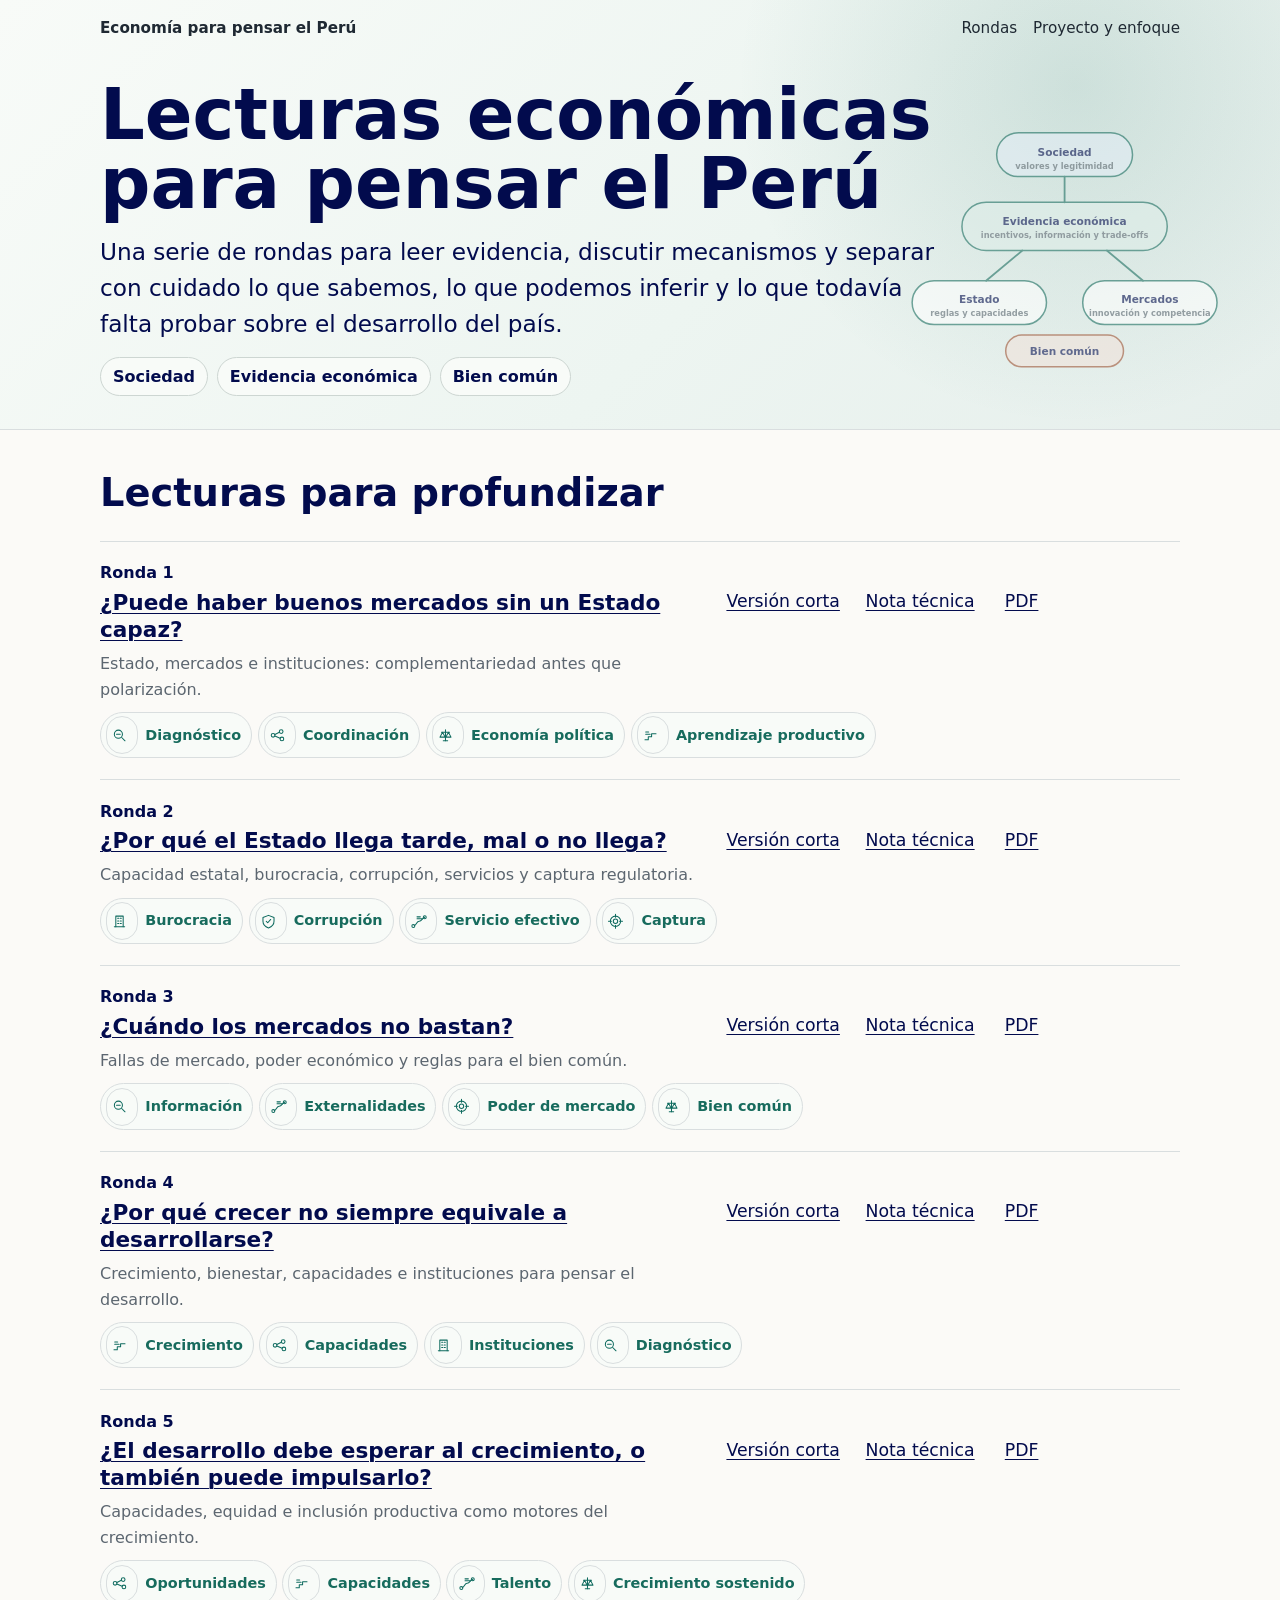
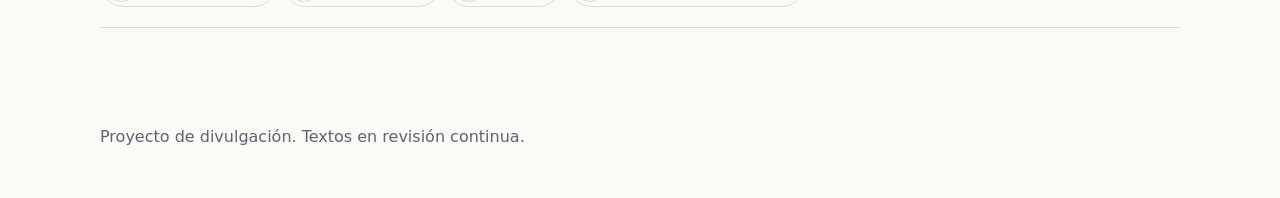
<file: index.html>
<!doctype html>
<html lang="es">
  <head>
    <meta charset="utf-8">
    <meta name="viewport" content="width=device-width, initial-scale=1">
    <title>Literatura económica y desarrollo del Perú</title>
    <meta name="description" content="Rondas breves y fichas largas sobre literatura económica relevante para pensar el desarrollo del Perú.">
    <link rel="stylesheet" href="styles.css?v=20260611-17">
  </head>
  <body>
    <header class="archive-header">
      <nav class="topbar" aria-label="Navegación principal">
        <a class="brand" href="index.html">Economía para pensar el Perú</a>
        <a href="#rondas">Rondas</a>
        <a href="about.html">Proyecto y enfoque</a>
      </nav>
      <div class="archive-title">
        <div class="archive-title-copy">
          <h1>Lecturas económicas para pensar el Perú</h1>
          <p>
            Una serie de rondas para leer evidencia, discutir mecanismos y
            separar con cuidado lo que sabemos, lo que podemos inferir y lo que
            todavía falta probar sobre el desarrollo del país.
          </p>
          <div class="purpose-strip" aria-label="Enfoque del proyecto">
            <span>Sociedad</span>
            <span>Evidencia económica</span>
            <span>Bien común</span>
          </div>
        </div>
        <figure class="header-diagram common-good-diagram" aria-label="Economía, Estado y mercados orientados al bien común">
          <svg viewBox="0 0 460 340" role="img">
            <rect class="diagram-node fill-blue" x="140" y="24" width="180" height="58" rx="29"></rect>
            <rect class="diagram-node fill-green" x="94" y="116" width="272" height="64" rx="32"></rect>
            <rect class="diagram-node" x="28" y="220" width="178" height="58" rx="29"></rect>
            <rect class="diagram-node" x="254" y="220" width="178" height="58" rx="29"></rect>
            <rect class="diagram-node-rust fill-rust" x="152" y="292" width="156" height="42" rx="21"></rect>
            <path class="diagram-line" d="M230 82v34"></path>
            <path class="diagram-line" d="M174 180l-48 40"></path>
            <path class="diagram-line" d="M286 180l48 40"></path>
            <text x="230" y="55">Sociedad</text>
            <text class="small" x="230" y="72">valores y legitimidad</text>
            <text x="230" y="146">Evidencia económica</text>
            <text class="small" x="230" y="164">incentivos, información y trade-offs</text>
            <text x="117" y="250">Estado</text>
            <text class="small" x="117" y="267">reglas y capacidades</text>
            <text x="343" y="250">Mercados</text>
            <text class="small" x="343" y="267">innovación y competencia</text>
            <text x="230" y="318">Bien común</text>
          </svg>
        </figure>
      </div>
    </header>

    <main>
      <section id="rondas" class="archive" aria-labelledby="rounds-title">
        <div class="section-heading">
          <h2 id="rounds-title">Lecturas para profundizar</h2>
        </div>
        <div id="round-list" class="archive-list" aria-live="polite"></div>
      </section>
    </main>

    <footer class="site-footer">
      <p>Proyecto de divulgación. Textos en revisión continua.</p>
    </footer>

    <script src="site.js?v=20260611-17"></script>
  </body>
</html>
</file>
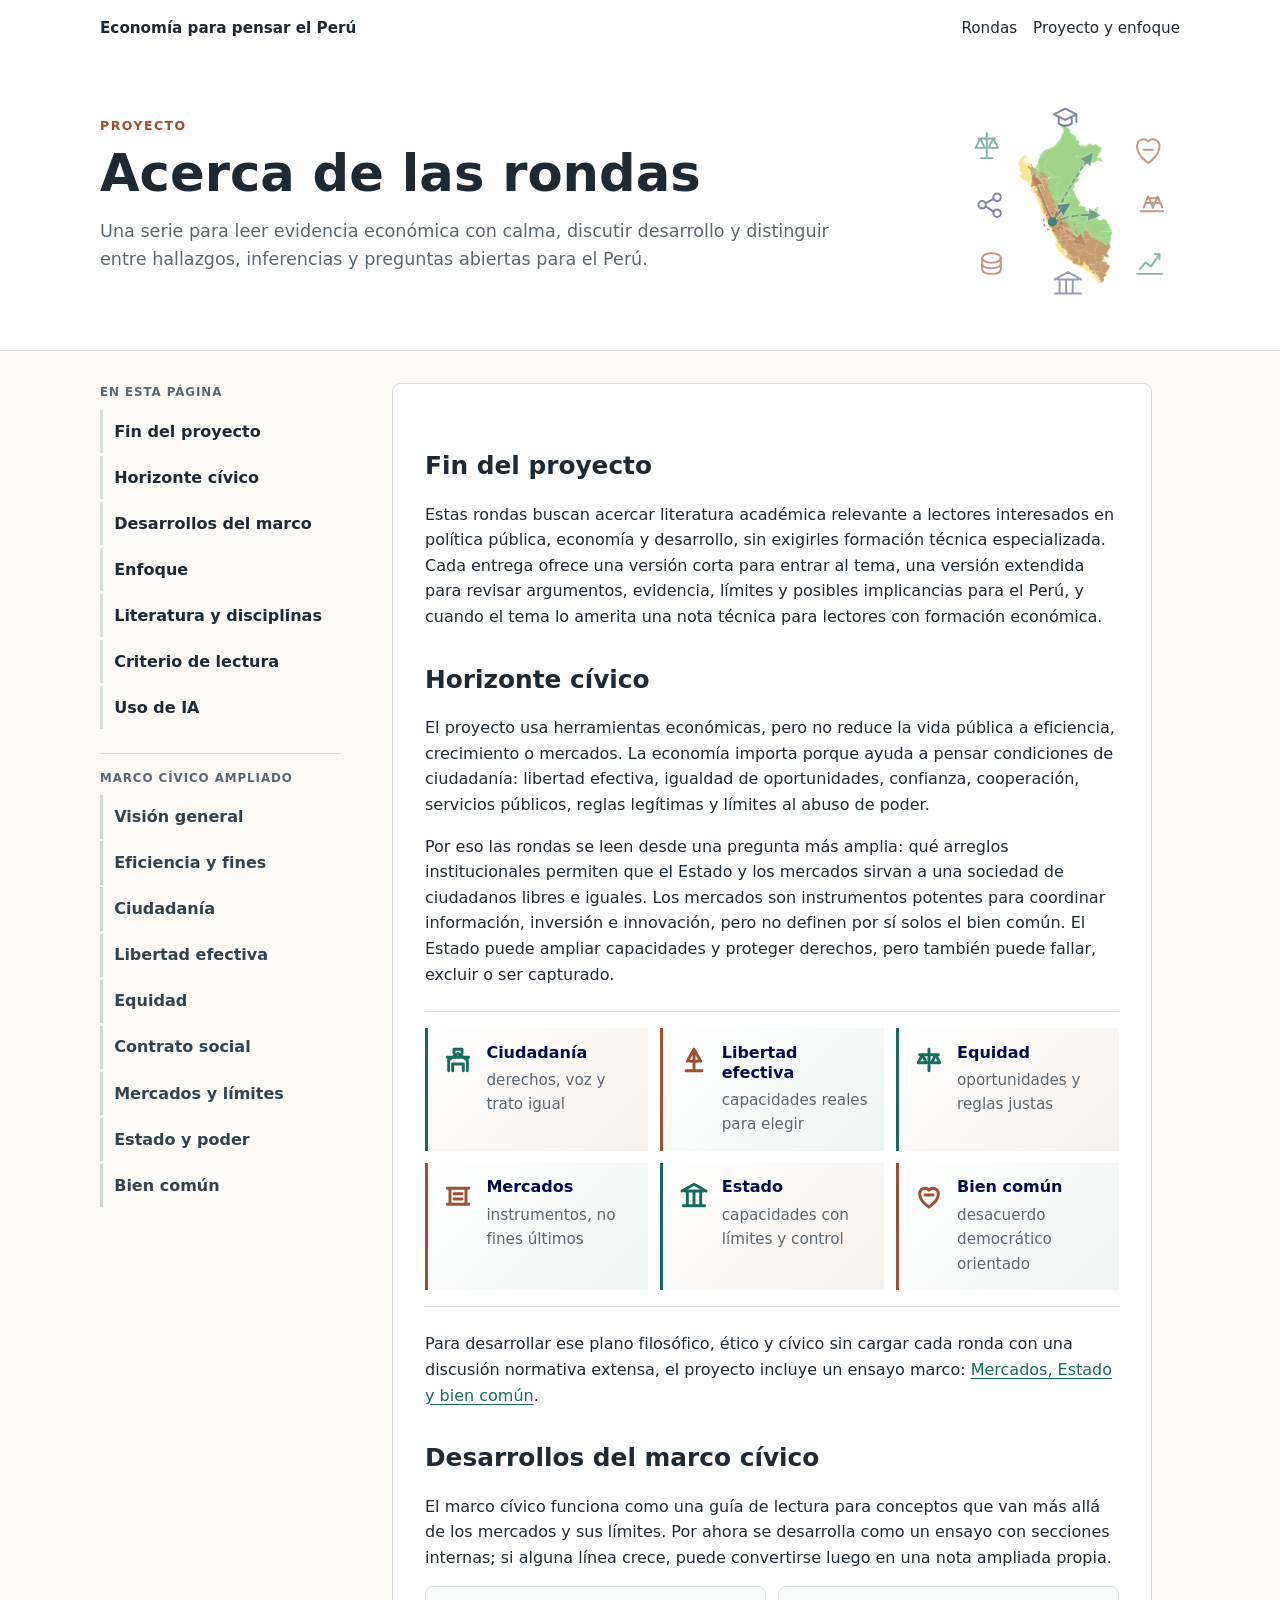
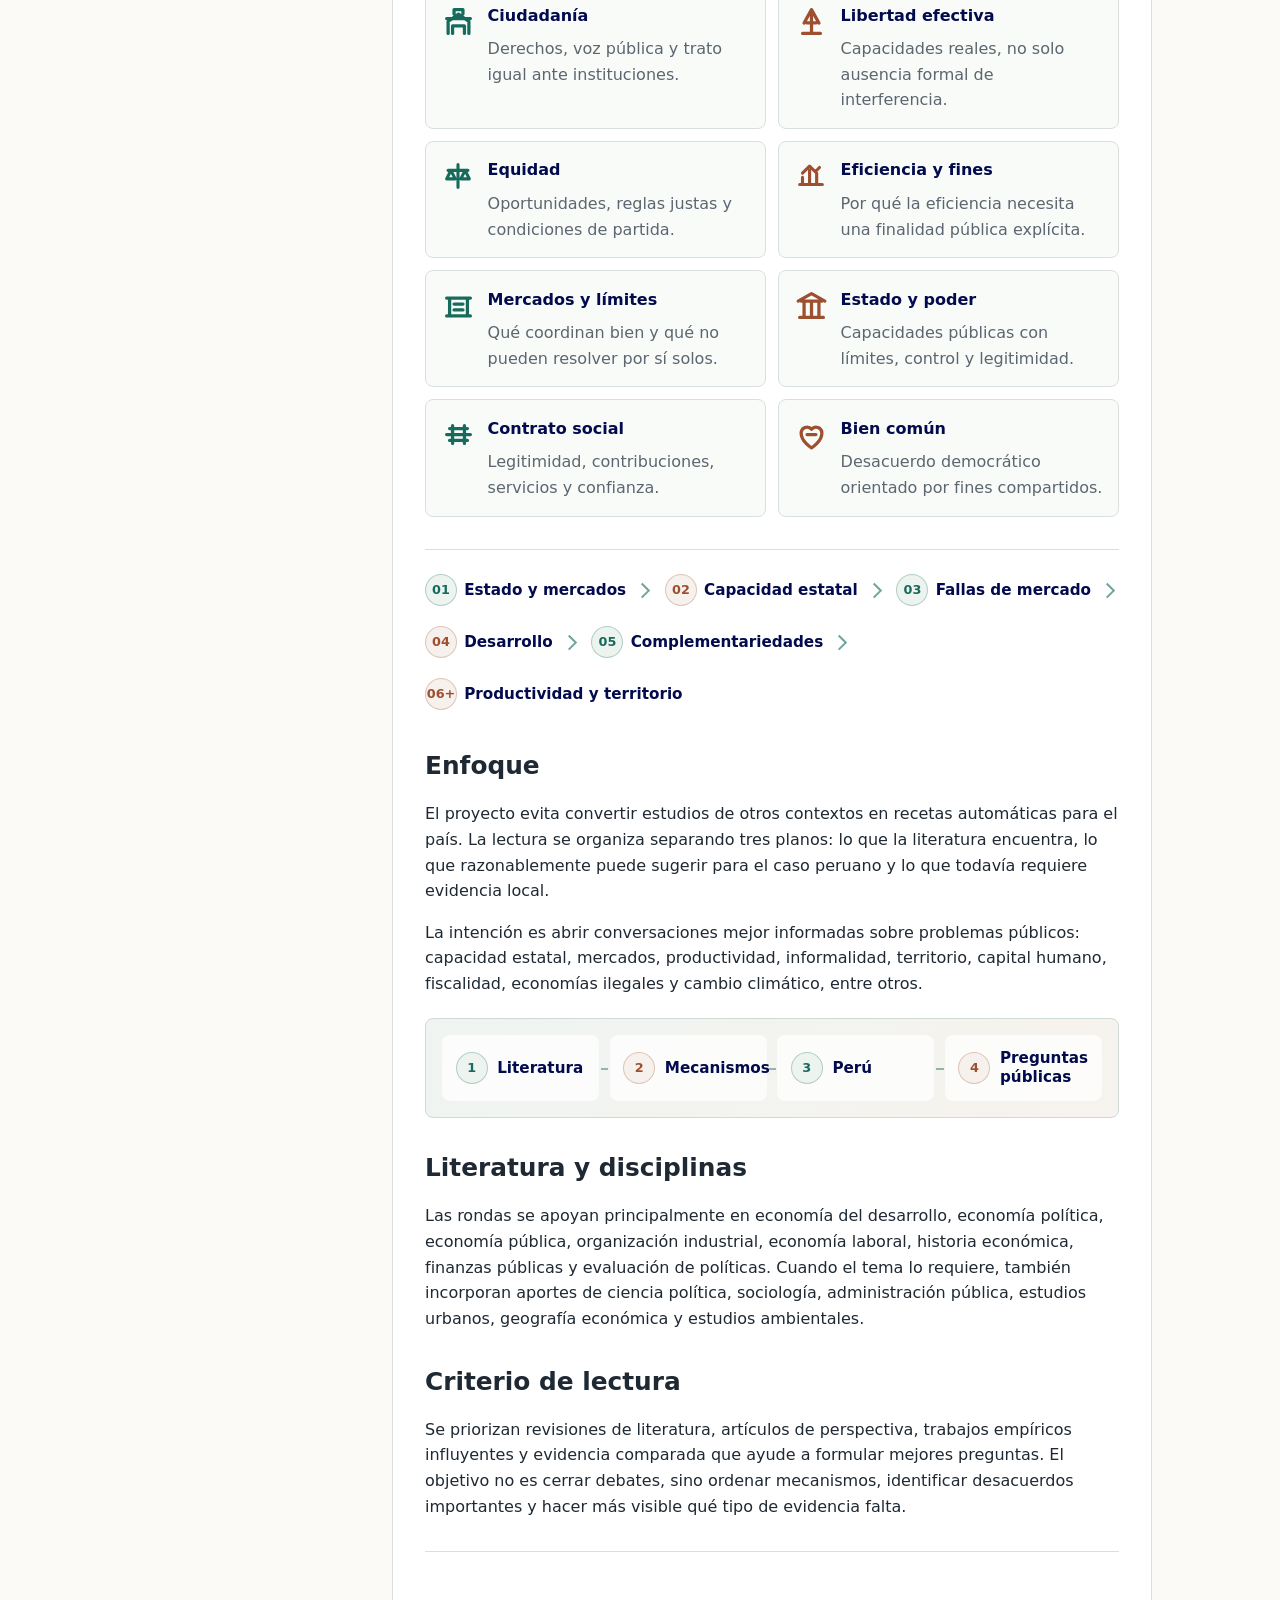
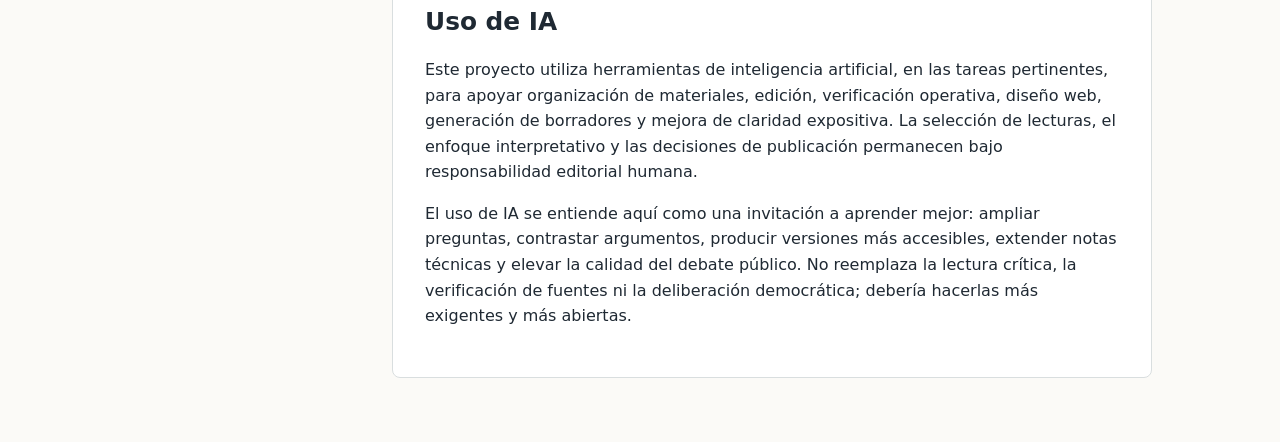
<file: about.html>
<!doctype html>
<html lang="es">
  <head>
    <meta charset="utf-8">
    <meta name="viewport" content="width=device-width, initial-scale=1">
    <title>Acerca de | Literatura económica y desarrollo del Perú</title>
    <meta name="description" content="Propósito, enfoque y horizonte cívico del proyecto de rondas de literatura económica y desarrollo del Perú.">
    <link rel="stylesheet" href="styles.css?v=20260612-08">
  </head>
  <body>
    <header class="page-header about-header">
      <nav class="topbar" aria-label="Navegación principal">
        <a class="brand" href="index.html">Economía para pensar el Perú</a>
        <a href="index.html#rondas">Rondas</a>
        <a href="about.html">Proyecto y enfoque</a>
      </nav>
      <div class="page-title about-title">
        <div class="page-title-copy">
          <p class="eyebrow">Proyecto</p>
          <h1>Acerca de las rondas</h1>
          <p>
            Una serie para leer evidencia económica con calma, discutir desarrollo
            y distinguir entre hallazgos, inferencias y preguntas abiertas para el
            Perú.
          </p>
        </div>
        <figure class="about-signal" aria-hidden="true">
          <svg viewBox="0 0 240 212" role="img">
            <defs>
              <marker id="territory-arrowhead" markerHeight="6" markerWidth="6" orient="auto" refX="5" refY="3">
                <path d="M0,0 L6,3 L0,6 Z"/>
              </marker>
              <marker id="territory-arrowhead-rust" markerHeight="6" markerWidth="6" orient="auto" refX="5" refY="3">
                <path d="M0,0 L6,3 L0,6 Z"/>
              </marker>
            </defs>
            <g class="peru-figure" transform="translate(66 22)">
              <image class="peru-region-image" href="assets/peru-regiones-naturales.png" x="0" y="0" width="102" height="170"/>
              <path class="territory-arrow strong coast-link" d="M37.3 104.4C30.2 88.8 22.7 71.8 17 54.8"/>
              <path class="territory-arrow strong sierra-link" d="M37.3 104.4C41.5 96.3 47.2 90.7 54.8 85.9"/>
              <path class="territory-arrow weak cusco-link" d="M37.3 104.4C49.1 112.4 60.4 119 71.8 128.4"/>
              <path class="territory-arrow weak loreto-link" d="M37.3 104.4C49.1 77.4 62.3 54.8 79.3 32.1"/>
              <path class="territory-arrow weak east-link" d="M37.3 104.4C51.9 99.2 66.1 95.4 86.9 97.3"/>
              <circle class="territory-node main" cx="37.3" cy="104.4" r="4.2"/>
              <circle class="lima-ring" cx="37.3" cy="104.4" r="9.4"/>
            </g>
            <g class="signal-icon balance" transform="translate(18 28)">
              <path d="M15 3v27M6 9h18M8 9l-5 10h10L8 9zM22 9l-5 10h10L22 9zM9 30h12"/>
            </g>
            <g class="signal-icon heart" transform="translate(190 32)">
              <path d="M16 31s-12-7-12-18a7 7 0 0 1 12-5 7 7 0 0 1 12 5c0 11-12 18-12 18zM11 17h10"/>
            </g>
            <g class="signal-icon coins" transform="translate(22 156)">
              <ellipse cx="16" cy="9" rx="10" ry="5"/>
              <path d="M6 9v12c0 3 4 5 10 5s10-2 10-5V9M6 15c0 3 4 5 10 5s10-2 10-5"/>
            </g>
            <g class="signal-icon growth" transform="translate(190 154)">
              <path d="M4 28h27M7 23l6-7 6 4 9-13"/>
              <path d="M23 7h5v5"/>
            </g>
            <g class="signal-icon state" transform="translate(102 174)">
              <path d="M4 29h28M7 14h22M9 14v15M16 14v15M23 14v15M4 14l14-8 14 8"/>
            </g>
            <g class="signal-icon education" transform="translate(101 0)">
              <path d="M4 11l12-6 12 6-12 6-12-6z"/>
              <path d="M9 14v7c4 3 10 3 14 0v-7"/>
              <path d="M28 11v8"/>
            </g>
            <g class="signal-icon infrastructure" transform="translate(193 88)">
              <path d="M5 27h24"/>
              <path d="M8 23l5-12 5 12"/>
              <path d="M18 23l5-12 5 12"/>
              <path d="M10 18h16"/>
              <path d="M12 13h12"/>
            </g>
            <g class="signal-icon coordination" transform="translate(20 92)">
              <circle cx="8" cy="16" r="4"/>
              <circle cx="24" cy="8" r="4"/>
              <circle cx="24" cy="25" r="4"/>
              <path d="M12 14l8-4M12 18l8 5"/>
            </g>
          </svg>
        </figure>
      </div>
    </header>

    <main class="reader-layout about-layout">
      <aside class="reader-panel civic-nav" aria-label="Navegación de Acerca de">
        <div class="nav-group">
          <p>En esta página</p>
          <a href="#fin">Fin del proyecto</a>
          <a href="#horizonte">Horizonte cívico</a>
          <a href="#desarrollos">Desarrollos del marco</a>
          <a href="#enfoque">Enfoque</a>
          <a href="#disciplinas">Literatura y disciplinas</a>
          <a href="#criterio">Criterio de lectura</a>
          <a href="#ia">Uso de IA</a>
        </div>
        <div class="nav-group nav-group-secondary">
          <p>Marco cívico ampliado</p>
          <a href="marco-civico.html">Visión general</a>
          <a href="marco-eficiencia.html">Eficiencia y fines</a>
          <a href="marco-ciudadania.html">Ciudadanía</a>
          <a href="marco-libertad.html">Libertad efectiva</a>
          <a href="marco-equidad.html">Equidad</a>
          <a href="marco-contrato-social.html">Contrato social</a>
          <a href="marco-mercados.html">Mercados y límites</a>
          <a href="marco-estado.html">Estado y poder</a>
          <a href="marco-bien-comun.html">Bien común</a>
        </div>
      </aside>

      <article class="article about-article">
        <section id="fin">
          <h2>Fin del proyecto</h2>
          <p>
            Estas rondas buscan acercar literatura académica relevante a lectores
            interesados en política pública, economía y desarrollo, sin exigirles
            formación técnica especializada. Cada entrega ofrece una versión corta
            para entrar al tema, una versión extendida para revisar argumentos,
            evidencia, límites y posibles implicancias para el Perú, y cuando el
            tema lo amerita una nota técnica para lectores con formación económica.
          </p>
        </section>

        <section id="horizonte">
          <h2>Horizonte cívico</h2>
          <p>
            El proyecto usa herramientas económicas, pero no reduce la vida pública
            a eficiencia, crecimiento o mercados. La economía importa porque ayuda
            a pensar condiciones de ciudadanía: libertad efectiva, igualdad de
            oportunidades, confianza, cooperación, servicios públicos, reglas
            legítimas y límites al abuso de poder.
          </p>
          <p>
            Por eso las rondas se leen desde una pregunta más amplia: qué arreglos
            institucionales permiten que el Estado y los mercados sirvan a una
            sociedad de ciudadanos libres e iguales. Los mercados son instrumentos
            potentes para coordinar información, inversión e innovación, pero no
            definen por sí solos el bien común. El Estado puede ampliar capacidades
            y proteger derechos, pero también puede fallar, excluir o ser capturado.
          </p>
          <div class="civic-map" aria-label="Mapa cívico del proyecto">
            <div>
              <strong>Ciudadanía</strong>
              <span>derechos, voz y trato igual</span>
            </div>
            <div>
              <strong>Libertad efectiva</strong>
              <span>capacidades reales para elegir</span>
            </div>
            <div>
              <strong>Equidad</strong>
              <span>oportunidades y reglas justas</span>
            </div>
            <div>
              <strong>Mercados</strong>
              <span>instrumentos, no fines últimos</span>
            </div>
            <div>
              <strong>Estado</strong>
              <span>capacidades con límites y control</span>
            </div>
            <div>
              <strong>Bien común</strong>
              <span>desacuerdo democrático orientado</span>
            </div>
          </div>
          <p>
            Para desarrollar ese plano filosófico, ético y cívico sin cargar cada
            ronda con una discusión normativa extensa, el proyecto incluye un
            ensayo marco: <a href="marco-civico.html">Mercados, Estado y bien común</a>.
          </p>
        </section>

        <section id="desarrollos">
          <h2>Desarrollos del marco cívico</h2>
          <p>
            El marco cívico funciona como una guía de lectura para conceptos que
            van más allá de los mercados y sus límites. Por ahora se desarrolla
            como un ensayo con secciones internas; si alguna línea crece, puede
            convertirse luego en una nota ampliada propia.
          </p>
          <div class="framework-links">
            <a href="marco-ciudadania.html">
              <strong>Ciudadanía</strong>
              <span>Derechos, voz pública y trato igual ante instituciones.</span>
            </a>
            <a href="marco-libertad.html">
              <strong>Libertad efectiva</strong>
              <span>Capacidades reales, no solo ausencia formal de interferencia.</span>
            </a>
            <a href="marco-equidad.html">
              <strong>Equidad</strong>
              <span>Oportunidades, reglas justas y condiciones de partida.</span>
            </a>
            <a href="marco-eficiencia.html">
              <strong>Eficiencia y fines</strong>
              <span>Por qué la eficiencia necesita una finalidad pública explícita.</span>
            </a>
            <a href="marco-mercados.html">
              <strong>Mercados y límites</strong>
              <span>Qué coordinan bien y qué no pueden resolver por sí solos.</span>
            </a>
            <a href="marco-estado.html">
              <strong>Estado y poder</strong>
              <span>Capacidades públicas con límites, control y legitimidad.</span>
            </a>
            <a href="marco-contrato-social.html">
              <strong>Contrato social</strong>
              <span>Legitimidad, contribuciones, servicios y confianza.</span>
            </a>
            <a href="marco-bien-comun.html">
              <strong>Bien común</strong>
              <span>Desacuerdo democrático orientado por fines compartidos.</span>
            </a>
          </div>
        </section>

        <section class="route-section" aria-label="Ruta de lectura de las rondas">
          <div class="route-map">
            <div><span>01</span><strong>Estado y mercados</strong></div>
            <div><span>02</span><strong>Capacidad estatal</strong></div>
            <div><span>03</span><strong>Fallas de mercado</strong></div>
            <div><span>04</span><strong>Desarrollo</strong></div>
            <div><span>05</span><strong>Complementariedades</strong></div>
            <div><span>06+</span><strong>Productividad y territorio</strong></div>
          </div>
        </section>

        <section id="enfoque">
          <h2>Enfoque</h2>
          <p>
            El proyecto evita convertir estudios de otros contextos en recetas
            automáticas para el país. La lectura se organiza separando tres planos:
            lo que la literatura encuentra, lo que razonablemente puede sugerir
            para el caso peruano y lo que todavía requiere evidencia local.
          </p>
          <p>
            La intención es abrir conversaciones mejor informadas sobre problemas
            públicos: capacidad estatal, mercados, productividad, informalidad,
            territorio, capital humano, fiscalidad, economías ilegales y cambio
            climático, entre otros.
          </p>
          <div class="method-flow" aria-label="Método de lectura del proyecto">
            <div><span>1</span><strong>Literatura</strong></div>
            <div><span>2</span><strong>Mecanismos</strong></div>
            <div><span>3</span><strong>Perú</strong></div>
            <div><span>4</span><strong>Preguntas públicas</strong></div>
          </div>
        </section>

        <section id="disciplinas">
          <h2>Literatura y disciplinas</h2>
          <p>
            Las rondas se apoyan principalmente en economía del desarrollo,
            economía política, economía pública, organización industrial,
            economía laboral, historia económica, finanzas públicas y evaluación
            de políticas. Cuando el tema lo requiere, también incorporan aportes
            de ciencia política, sociología, administración pública, estudios
            urbanos, geografía económica y estudios ambientales.
          </p>
        </section>

        <section id="criterio">
          <h2>Criterio de lectura</h2>
          <p>
            Se priorizan revisiones de literatura, artículos de perspectiva,
            trabajos empíricos influyentes y evidencia comparada que ayude a
            formular mejores preguntas. El objetivo no es cerrar debates, sino
            ordenar mecanismos, identificar desacuerdos importantes y hacer más
            visible qué tipo de evidencia falta.
          </p>
        </section>

        <section id="ia" class="ai-note">
          <h2>Uso de IA</h2>
          <p>
            Este proyecto utiliza herramientas de inteligencia artificial, en las
            tareas pertinentes, para apoyar organización de materiales, edición,
            verificación operativa, diseño web, generación de borradores y mejora
            de claridad expositiva. La selección de lecturas, el enfoque
            interpretativo y las decisiones de publicación permanecen bajo
            responsabilidad editorial humana.
          </p>
          <p>
            El uso de IA se entiende aquí como una invitación a aprender mejor:
            ampliar preguntas, contrastar argumentos, producir versiones más
            accesibles, extender notas técnicas y elevar la calidad del debate
            público. No reemplaza la lectura crítica, la verificación de fuentes
            ni la deliberación democrática; debería hacerlas más exigentes y más
            abiertas.
          </p>
        </section>
      </article>
    </main>
  </body>
</html>
</file>
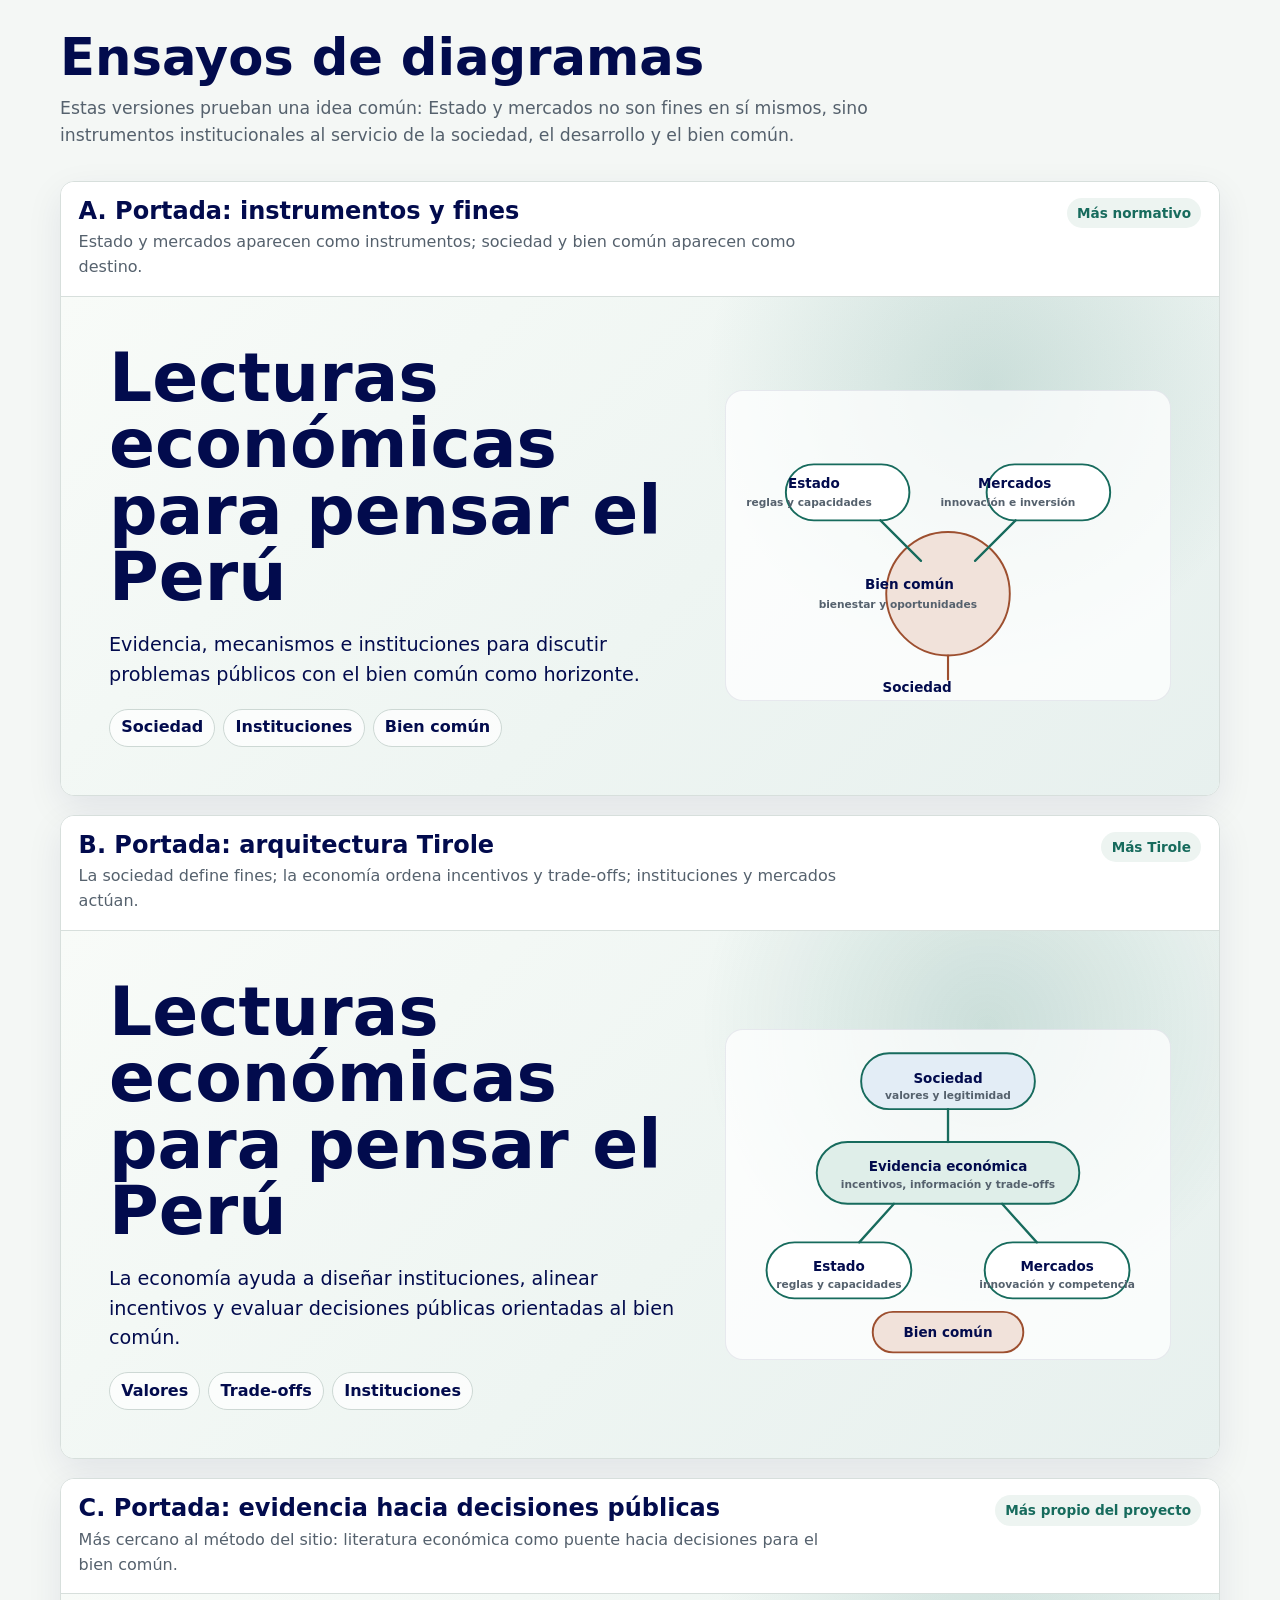
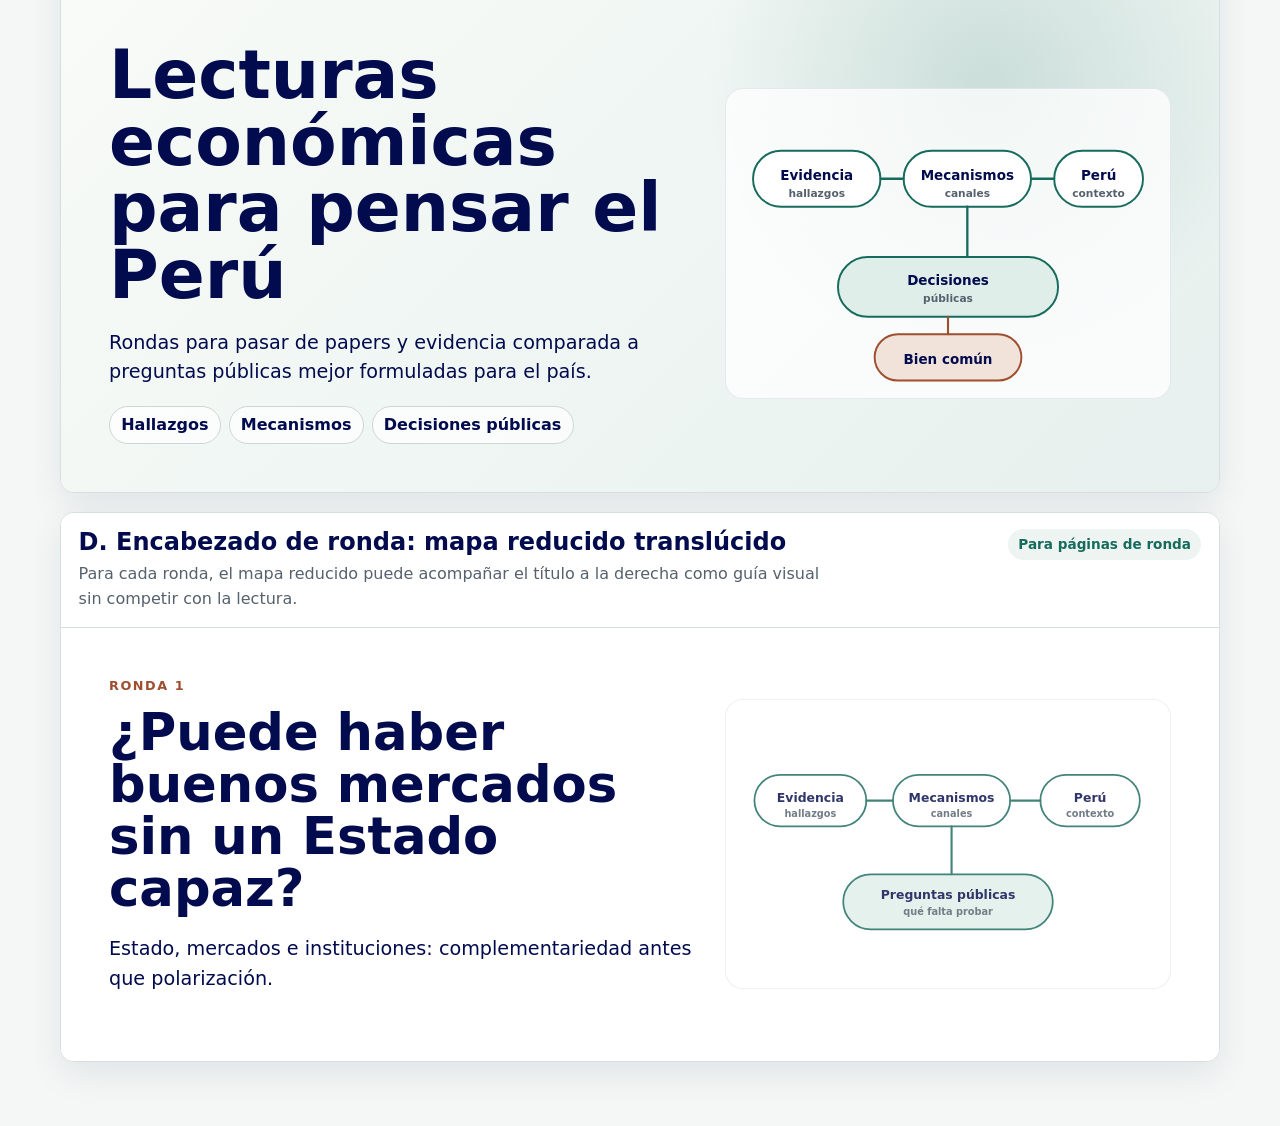
<file: diagram-prototypes.html>
<!doctype html>
<html lang="es">
  <head>
    <meta charset="utf-8">
    <meta name="viewport" content="width=device-width, initial-scale=1">
    <title>Ensayos de diagramas para portada y rondas</title>
    <style>
      :root {
        --ink: #020b4d;
        --muted: #55616d;
        --line: #d7dfdc;
        --paper: #f4f7f5;
        --surface: #ffffff;
        --green: #176b5d;
        --rust: #9d4f2f;
        --gold: #c8953c;
        --soft-green: #dfeee9;
        --soft-blue: #e3edf6;
        --soft-rust: #f1e2da;
      }

      * {
        box-sizing: border-box;
      }

      body {
        margin: 0;
        background: var(--paper);
        color: var(--ink);
        font-family: Inter, ui-sans-serif, system-ui, -apple-system, BlinkMacSystemFont, "Segoe UI", sans-serif;
        line-height: 1.55;
      }

      main {
        max-width: 1200px;
        margin: 0 auto;
        padding: 2rem 1.25rem 4rem;
      }

      h1 {
        max-width: 900px;
        margin: 0 0 0.75rem;
        font-size: clamp(2.2rem, 4vw, 4.6rem);
        line-height: 1;
        letter-spacing: 0;
      }

      h2,
      h3 {
        margin: 0;
        line-height: 1.15;
      }

      .intro {
        max-width: 820px;
        margin: 0 0 2rem;
        color: var(--muted);
        font-size: 1.08rem;
      }

      .stack {
        display: grid;
        gap: 1.2rem;
      }

      .mock {
        overflow: hidden;
        border: 1px solid var(--line);
        border-radius: 14px;
        background: var(--surface);
        box-shadow: 0 12px 36px rgba(2, 11, 77, 0.08);
      }

      .mock-caption {
        display: flex;
        justify-content: space-between;
        gap: 1rem;
        padding: 1rem 1.1rem;
        border-bottom: 1px solid var(--line);
        background: #fff;
      }

      .mock-caption p {
        max-width: 760px;
        margin: 0.3rem 0 0;
        color: var(--muted);
      }

      .tag {
        align-self: start;
        min-width: max-content;
        padding: 0.3rem 0.65rem;
        border-radius: 999px;
        background: #edf4f1;
        color: var(--green);
        font-size: 0.85rem;
        font-weight: 800;
      }

      .hero-mock,
      .round-mock {
        display: grid;
        grid-template-columns: minmax(0, 1fr) minmax(320px, 42%);
        gap: 2rem;
        align-items: center;
        min-height: 420px;
        padding: clamp(1.4rem, 4vw, 3rem);
      }

      .hero-mock {
        background:
          radial-gradient(circle at 80% 18%, rgba(23, 107, 93, 0.16), transparent 28%),
          linear-gradient(135deg, #f8fbf8 0%, #eef5f2 55%, #e7f0ee 100%);
      }

      .hero-copy h2 {
        max-width: 720px;
        font-size: clamp(2.5rem, 5.3vw, 5.2rem);
        line-height: 0.98;
        letter-spacing: 0;
      }

      .hero-copy p,
      .round-copy p {
        max-width: 720px;
        color: var(--ink);
        font-size: 1.2rem;
      }

      .purpose {
        display: flex;
        flex-wrap: wrap;
        gap: 0.5rem;
        margin-top: 1.2rem;
      }

      .purpose span {
        padding: 0.35rem 0.7rem;
        border: 1px solid #cdd8d4;
        border-radius: 999px;
        background: rgba(255, 255, 255, 0.74);
        font-weight: 800;
      }

      .diagram-card {
        display: grid;
        place-items: center;
        min-height: 290px;
        border: 1px solid rgba(2, 11, 77, 0.08);
        border-radius: 18px;
        background: rgba(255, 255, 255, 0.74);
      }

      svg {
        width: min(100%, 460px);
        height: auto;
      }

      text {
        fill: var(--ink);
        font-family: Inter, ui-sans-serif, system-ui, sans-serif;
        font-size: 14px;
        font-weight: 800;
        text-anchor: middle;
      }

      .small {
        fill: var(--muted);
        font-size: 11px;
        font-weight: 650;
      }

      .line {
        fill: none;
        stroke: var(--green);
        stroke-width: 2.4;
        stroke-linecap: round;
        stroke-linejoin: round;
      }

      .line-rust {
        fill: none;
        stroke: var(--rust);
        stroke-width: 2.2;
        stroke-linecap: round;
        stroke-linejoin: round;
      }

      .node {
        fill: #fff;
        stroke: var(--green);
        stroke-width: 2;
      }

      .node-rust {
        fill: #fff;
        stroke: var(--rust);
        stroke-width: 2;
      }

      .fill-green {
        fill: var(--soft-green);
      }

      .fill-blue {
        fill: var(--soft-blue);
      }

      .fill-rust {
        fill: var(--soft-rust);
      }

      .round-mock {
        min-height: 340px;
        background:
          linear-gradient(90deg, rgba(255, 255, 255, 0.98), rgba(255, 255, 255, 0.78)),
          #fff;
      }

      .round-copy .eyebrow {
        margin: 0 0 0.6rem;
        color: var(--rust);
        font-size: 0.8rem;
        font-weight: 900;
        letter-spacing: 0.12em;
        text-transform: uppercase;
      }

      .round-copy h2 {
        font-size: clamp(2rem, 4vw, 4.1rem);
        line-height: 1.02;
      }

      .ghost-diagram {
        opacity: 0.82;
        filter: saturate(0.95);
      }

      @media (max-width: 860px) {
        .hero-mock,
        .round-mock {
          grid-template-columns: 1fr;
        }

        .diagram-card {
          min-height: 240px;
        }
      }
    </style>
  </head>
  <body>
    <main>
      <h1>Ensayos de diagramas</h1>
      <p class="intro">
        Estas versiones prueban una idea común: Estado y mercados no son fines
        en sí mismos, sino instrumentos institucionales al servicio de la
        sociedad, el desarrollo y el bien común.
      </p>

      <section class="stack" aria-label="Prototipos de diagramas">
        <article class="mock">
          <div class="mock-caption">
            <div>
              <h2>A. Portada: instrumentos y fines</h2>
              <p>Estado y mercados aparecen como instrumentos; sociedad y bien común aparecen como destino.</p>
            </div>
            <span class="tag">Más normativo</span>
          </div>
          <div class="hero-mock">
            <div class="hero-copy">
              <h2>Lecturas económicas para pensar el Perú</h2>
              <p>
                Evidencia, mecanismos e instituciones para discutir problemas
                públicos con el bien común como horizonte.
              </p>
              <div class="purpose">
                <span>Sociedad</span>
                <span>Instituciones</span>
                <span>Bien común</span>
              </div>
            </div>
            <div class="diagram-card">
              <svg viewBox="0 0 460 320" role="img" aria-label="Estado y mercados como instrumentos para el bien común">
                <rect class="node" x="62" y="76" width="128" height="58" rx="29"></rect>
                <rect class="node" x="270" y="76" width="128" height="58" rx="29"></rect>
                <circle class="node-rust fill-rust" cx="230" cy="210" r="64"></circle>
                <path class="line" d="M160 134l42 42"></path>
                <path class="line" d="M300 134l-42 42"></path>
                <path class="line-rust" d="M230 274v25"></path>
                <text x="91" y="101">Estado</text>
                <text class="small" x="86" y="119">reglas y capacidades</text>
                <text x="299" y="101">Mercados</text>
                <text class="small" x="292" y="119">innovación e inversión</text>
                <text x="190" y="205">Bien común</text>
                <text class="small" x="178" y="225">bienestar y oportunidades</text>
                <text x="198" y="312">Sociedad</text>
              </svg>
            </div>
          </div>
        </article>

        <article class="mock">
          <div class="mock-caption">
            <div>
              <h2>B. Portada: arquitectura Tirole</h2>
              <p>La sociedad define fines; la economía ordena incentivos y trade-offs; instituciones y mercados actúan.</p>
            </div>
            <span class="tag">Más Tirole</span>
          </div>
          <div class="hero-mock">
            <div class="hero-copy">
              <h2>Lecturas económicas para pensar el Perú</h2>
              <p>
                La economía ayuda a diseñar instituciones, alinear incentivos y
                evaluar decisiones públicas orientadas al bien común.
              </p>
              <div class="purpose">
                <span>Valores</span>
                <span>Trade-offs</span>
                <span>Instituciones</span>
              </div>
            </div>
            <div class="diagram-card">
              <svg viewBox="0 0 460 340" role="img" aria-label="Arquitectura de economía para el bien común">
                <rect class="node fill-blue" x="140" y="24" width="180" height="58" rx="29"></rect>
                <rect class="node fill-green" x="94" y="116" width="272" height="64" rx="32"></rect>
                <rect class="node" x="42" y="220" width="150" height="58" rx="29"></rect>
                <rect class="node" x="268" y="220" width="150" height="58" rx="29"></rect>
                <rect class="node-rust fill-rust" x="152" y="292" width="156" height="42" rx="21"></rect>
                <path class="line" d="M230 82v34"></path>
                <path class="line" d="M174 180l-36 40"></path>
                <path class="line" d="M286 180l36 40"></path>
                <text x="230" y="55">Sociedad</text>
                <text class="small" x="230" y="72">valores y legitimidad</text>
                <text x="230" y="146">Evidencia económica</text>
                <text class="small" x="230" y="164">incentivos, información y trade-offs</text>
                <text x="117" y="250">Estado</text>
                <text class="small" x="117" y="267">reglas y capacidades</text>
                <text x="343" y="250">Mercados</text>
                <text class="small" x="343" y="267">innovación y competencia</text>
                <text x="230" y="318">Bien común</text>
              </svg>
            </div>
          </div>
        </article>

        <article class="mock">
          <div class="mock-caption">
            <div>
              <h2>C. Portada: evidencia hacia decisiones públicas</h2>
              <p>Más cercano al método del sitio: literatura económica como puente hacia decisiones para el bien común.</p>
            </div>
            <span class="tag">Más propio del proyecto</span>
          </div>
          <div class="hero-mock">
            <div class="hero-copy">
              <h2>Lecturas económicas para pensar el Perú</h2>
              <p>
                Rondas para pasar de papers y evidencia comparada a preguntas
                públicas mejor formuladas para el país.
              </p>
              <div class="purpose">
                <span>Hallazgos</span>
                <span>Mecanismos</span>
                <span>Decisiones públicas</span>
              </div>
            </div>
            <div class="diagram-card">
              <svg viewBox="0 0 460 320" role="img" aria-label="Evidencia hacia decisiones públicas y bien común">
                <rect class="node" x="28" y="64" width="132" height="58" rx="29"></rect>
                <rect class="node" x="184" y="64" width="132" height="58" rx="29"></rect>
                <rect class="node" x="340" y="64" width="92" height="58" rx="29"></rect>
                <rect class="node fill-green" x="116" y="174" width="228" height="62" rx="31"></rect>
                <rect class="node-rust fill-rust" x="154" y="254" width="152" height="48" rx="24"></rect>
                <path class="line" d="M160 93h24"></path>
                <path class="line" d="M316 93h24"></path>
                <path class="line" d="M250 122v52"></path>
                <path class="line-rust" d="M230 236v18"></path>
                <text x="94" y="94">Evidencia</text>
                <text class="small" x="94" y="112">hallazgos</text>
                <text x="250" y="94">Mecanismos</text>
                <text class="small" x="250" y="112">canales</text>
                <text x="386" y="94">Perú</text>
                <text class="small" x="386" y="112">contexto</text>
                <text x="230" y="203">Decisiones</text>
                <text class="small" x="230" y="221">públicas</text>
                <text x="230" y="285">Bien común</text>
              </svg>
            </div>
          </div>
        </article>

        <article class="mock">
          <div class="mock-caption">
            <div>
              <h2>D. Encabezado de ronda: mapa reducido translúcido</h2>
              <p>Para cada ronda, el mapa reducido puede acompañar el título a la derecha como guía visual sin competir con la lectura.</p>
            </div>
            <span class="tag">Para páginas de ronda</span>
          </div>
          <div class="round-mock">
            <div class="round-copy">
              <p class="eyebrow">Ronda 1</p>
              <h2>¿Puede haber buenos mercados sin un Estado capaz?</h2>
              <p>Estado, mercados e instituciones: complementariedad antes que polarización.</p>
            </div>
            <div class="diagram-card ghost-diagram">
              <svg viewBox="0 0 500 320" role="img" aria-label="Mapa reducido para encabezado de ronda">
                <rect class="node" x="32" y="82" width="126" height="58" rx="29"></rect>
                <rect class="node" x="188" y="82" width="132" height="58" rx="29"></rect>
                <rect class="node" x="354" y="82" width="112" height="58" rx="29"></rect>
                <rect class="node fill-green" x="132" y="194" width="236" height="62" rx="31"></rect>
                <path class="line" d="M158 111h30"></path>
                <path class="line" d="M320 111h34"></path>
                <path class="line" d="M254 140v54"></path>
                <text x="95" y="113">Evidencia</text>
                <text class="small" x="95" y="130">hallazgos</text>
                <text x="254" y="113">Mecanismos</text>
                <text class="small" x="254" y="130">canales</text>
                <text x="410" y="113">Perú</text>
                <text class="small" x="410" y="130">contexto</text>
                <text x="250" y="222">Preguntas públicas</text>
                <text class="small" x="250" y="240">qué falta probar</text>
              </svg>
            </div>
          </div>
        </article>
      </section>
    </main>
  </body>
</html>
</file>
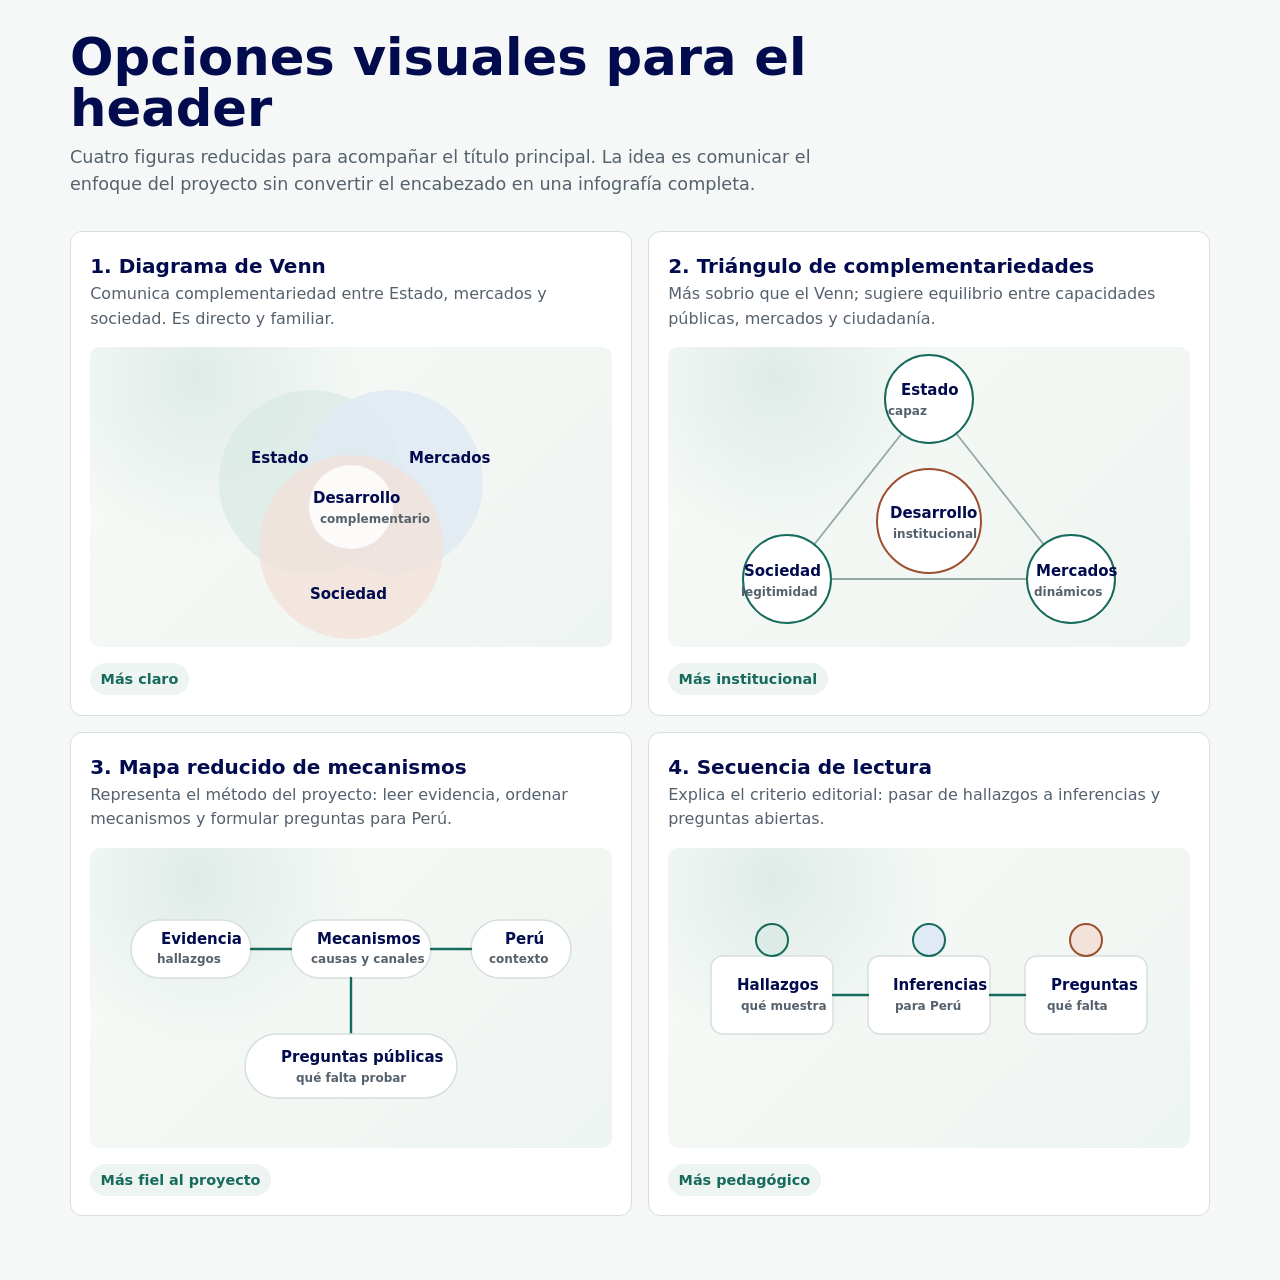
<file: header-options.html>
<!doctype html>
<html lang="es">
  <head>
    <meta charset="utf-8">
    <meta name="viewport" content="width=device-width, initial-scale=1">
    <title>Opciones de figura para header</title>
    <style>
      :root {
        --ink: #020b4d;
        --muted: #55616d;
        --line: #d7dfdc;
        --paper: #f5f8f6;
        --surface: #ffffff;
        --green: #176b5d;
        --rust: #9d4f2f;
        --blue-soft: #dfeaf4;
        --green-soft: #dcebe6;
        --rust-soft: #f2e2da;
      }

      * {
        box-sizing: border-box;
      }

      body {
        margin: 0;
        background: var(--paper);
        color: var(--ink);
        font-family: Inter, ui-sans-serif, system-ui, -apple-system, BlinkMacSystemFont, "Segoe UI", sans-serif;
        line-height: 1.55;
      }

      main {
        max-width: 1180px;
        margin: 0 auto;
        padding: 2rem 1.25rem 4rem;
      }

      h1 {
        max-width: 900px;
        margin: 0 0 0.6rem;
        font-size: clamp(2rem, 4vw, 4.2rem);
        line-height: 1;
        letter-spacing: 0;
      }

      .intro {
        max-width: 780px;
        margin: 0 0 2rem;
        color: var(--muted);
        font-size: 1.1rem;
      }

      .grid {
        display: grid;
        grid-template-columns: repeat(2, minmax(0, 1fr));
        gap: 1rem;
      }

      .option {
        display: grid;
        grid-template-rows: auto 1fr auto;
        gap: 1rem;
        min-height: 100%;
        padding: 1.2rem;
        border: 1px solid var(--line);
        border-radius: 12px;
        background: var(--surface);
      }

      .option h2 {
        margin: 0;
        font-size: 1.25rem;
      }

      .option p {
        margin: 0;
        color: var(--muted);
      }

      .figure {
        display: grid;
        place-items: center;
        min-height: 260px;
        border-radius: 10px;
        background:
          radial-gradient(circle at 20% 10%, rgba(23, 107, 93, 0.10), transparent 34%),
          linear-gradient(135deg, #f8fbf8, #eef4f1);
        overflow: hidden;
      }

      svg {
        width: min(100%, 520px);
        height: auto;
      }

      text {
        fill: var(--ink);
        font-family: Inter, ui-sans-serif, system-ui, sans-serif;
        font-size: 15px;
        font-weight: 750;
      }

      .small {
        font-size: 12px;
        font-weight: 650;
        fill: var(--muted);
      }

      .line {
        fill: none;
        stroke: var(--green);
        stroke-width: 2.4;
        stroke-linecap: round;
        stroke-linejoin: round;
      }

      .line-muted {
        fill: none;
        stroke: #95aaa3;
        stroke-width: 1.8;
        stroke-linecap: round;
        stroke-linejoin: round;
      }

      .node {
        fill: #fff;
        stroke: var(--green);
        stroke-width: 2;
      }

      .node-rust {
        fill: #fff;
        stroke: var(--rust);
        stroke-width: 2;
      }

      .pill {
        fill: #fff;
        stroke: var(--line);
        stroke-width: 1.5;
      }

      .tag {
        display: inline-flex;
        align-items: center;
        width: fit-content;
        min-height: 2rem;
        padding: 0.25rem 0.65rem;
        border-radius: 999px;
        background: #eef4f1;
        color: var(--green);
        font-size: 0.9rem;
        font-weight: 800;
      }

      @media (max-width: 860px) {
        .grid {
          grid-template-columns: 1fr;
        }
      }
    </style>
  </head>
  <body>
    <main>
      <h1>Opciones visuales para el header</h1>
      <p class="intro">
        Cuatro figuras reducidas para acompañar el título principal. La idea es
        comunicar el enfoque del proyecto sin convertir el encabezado en una
        infografía completa.
      </p>

      <section class="grid" aria-label="Opciones de figura">
        <article class="option">
          <div>
            <h2>1. Diagrama de Venn</h2>
            <p>Comunica complementariedad entre Estado, mercados y sociedad. Es directo y familiar.</p>
          </div>
          <div class="figure">
            <svg viewBox="0 0 520 300" role="img" aria-label="Diagrama de Venn sobre Estado, mercados y sociedad">
              <circle cx="220" cy="135" r="92" fill="var(--green-soft)" opacity="0.78"></circle>
              <circle cx="300" cy="135" r="92" fill="var(--blue-soft)" opacity="0.78"></circle>
              <circle cx="260" cy="200" r="92" fill="var(--rust-soft)" opacity="0.78"></circle>
              <text x="160" y="116">Estado</text>
              <text x="318" y="116">Mercados</text>
              <text x="219" y="252">Sociedad</text>
              <circle cx="260" cy="160" r="42" fill="#fff" opacity="0.86"></circle>
              <text x="222" y="156">Desarrollo</text>
              <text class="small" x="229" y="176">complementario</text>
            </svg>
          </div>
          <span class="tag">Más claro</span>
        </article>

        <article class="option">
          <div>
            <h2>2. Triángulo de complementariedades</h2>
            <p>Más sobrio que el Venn; sugiere equilibrio entre capacidades públicas, mercados y ciudadanía.</p>
          </div>
          <div class="figure">
            <svg viewBox="0 0 520 300" role="img" aria-label="Triángulo de complementariedades">
              <path class="line-muted" d="M260 52L118 232H402L260 52z"></path>
              <circle class="node" cx="260" cy="52" r="44"></circle>
              <circle class="node" cx="118" cy="232" r="44"></circle>
              <circle class="node" cx="402" cy="232" r="44"></circle>
              <circle class="node-rust" cx="260" cy="174" r="52"></circle>
              <text x="232" y="48">Estado</text>
              <text class="small" x="219" y="68">capaz</text>
              <text x="75" y="229">Sociedad</text>
              <text class="small" x="72" y="249">legitimidad</text>
              <text x="367" y="229">Mercados</text>
              <text class="small" x="365" y="249">dinámicos</text>
              <text x="221" y="171">Desarrollo</text>
              <text class="small" x="224" y="191">institucional</text>
            </svg>
          </div>
          <span class="tag">Más institucional</span>
        </article>

        <article class="option">
          <div>
            <h2>3. Mapa reducido de mecanismos</h2>
            <p>Representa el método del proyecto: leer evidencia, ordenar mecanismos y formular preguntas para Perú.</p>
          </div>
          <div class="figure">
            <svg viewBox="0 0 520 300" role="img" aria-label="Mapa reducido de mecanismos">
              <rect class="pill" x="40" y="72" width="120" height="58" rx="29"></rect>
              <rect class="pill" x="200" y="72" width="140" height="58" rx="29"></rect>
              <rect class="pill" x="380" y="72" width="100" height="58" rx="29"></rect>
              <path class="line" d="M160 101h40"></path>
              <path class="line" d="M340 101h40"></path>
              <path class="line" d="M260 130v56"></path>
              <rect class="pill" x="154" y="186" width="212" height="64" rx="32"></rect>
              <text x="70" y="96">Evidencia</text>
              <text class="small" x="66" y="115">hallazgos</text>
              <text x="226" y="96">Mecanismos</text>
              <text class="small" x="220" y="115">causas y canales</text>
              <text x="414" y="96">Perú</text>
              <text class="small" x="398" y="115">contexto</text>
              <text x="190" y="214">Preguntas públicas</text>
              <text class="small" x="205" y="234">qué falta probar</text>
            </svg>
          </div>
          <span class="tag">Más fiel al proyecto</span>
        </article>

        <article class="option">
          <div>
            <h2>4. Secuencia de lectura</h2>
            <p>Explica el criterio editorial: pasar de hallazgos a inferencias y preguntas abiertas.</p>
          </div>
          <div class="figure">
            <svg viewBox="0 0 520 300" role="img" aria-label="Secuencia de lectura del proyecto">
              <rect class="pill" x="42" y="108" width="122" height="78" rx="12"></rect>
              <rect class="pill" x="199" y="108" width="122" height="78" rx="12"></rect>
              <rect class="pill" x="356" y="108" width="122" height="78" rx="12"></rect>
              <path class="line" d="M164 147h35"></path>
              <path class="line" d="M321 147h35"></path>
              <circle cx="103" cy="92" r="16" fill="var(--green-soft)" stroke="var(--green)" stroke-width="2"></circle>
              <circle cx="260" cy="92" r="16" fill="var(--blue-soft)" stroke="var(--green)" stroke-width="2"></circle>
              <circle cx="417" cy="92" r="16" fill="var(--rust-soft)" stroke="var(--rust)" stroke-width="2"></circle>
              <text x="68" y="142">Hallazgos</text>
              <text class="small" x="72" y="162">qué muestra</text>
              <text x="224" y="142">Inferencias</text>
              <text class="small" x="226" y="162">para Perú</text>
              <text x="382" y="142">Preguntas</text>
              <text class="small" x="378" y="162">qué falta</text>
            </svg>
          </div>
          <span class="tag">Más pedagógico</span>
        </article>
      </section>
    </main>
  </body>
</html>
</file>
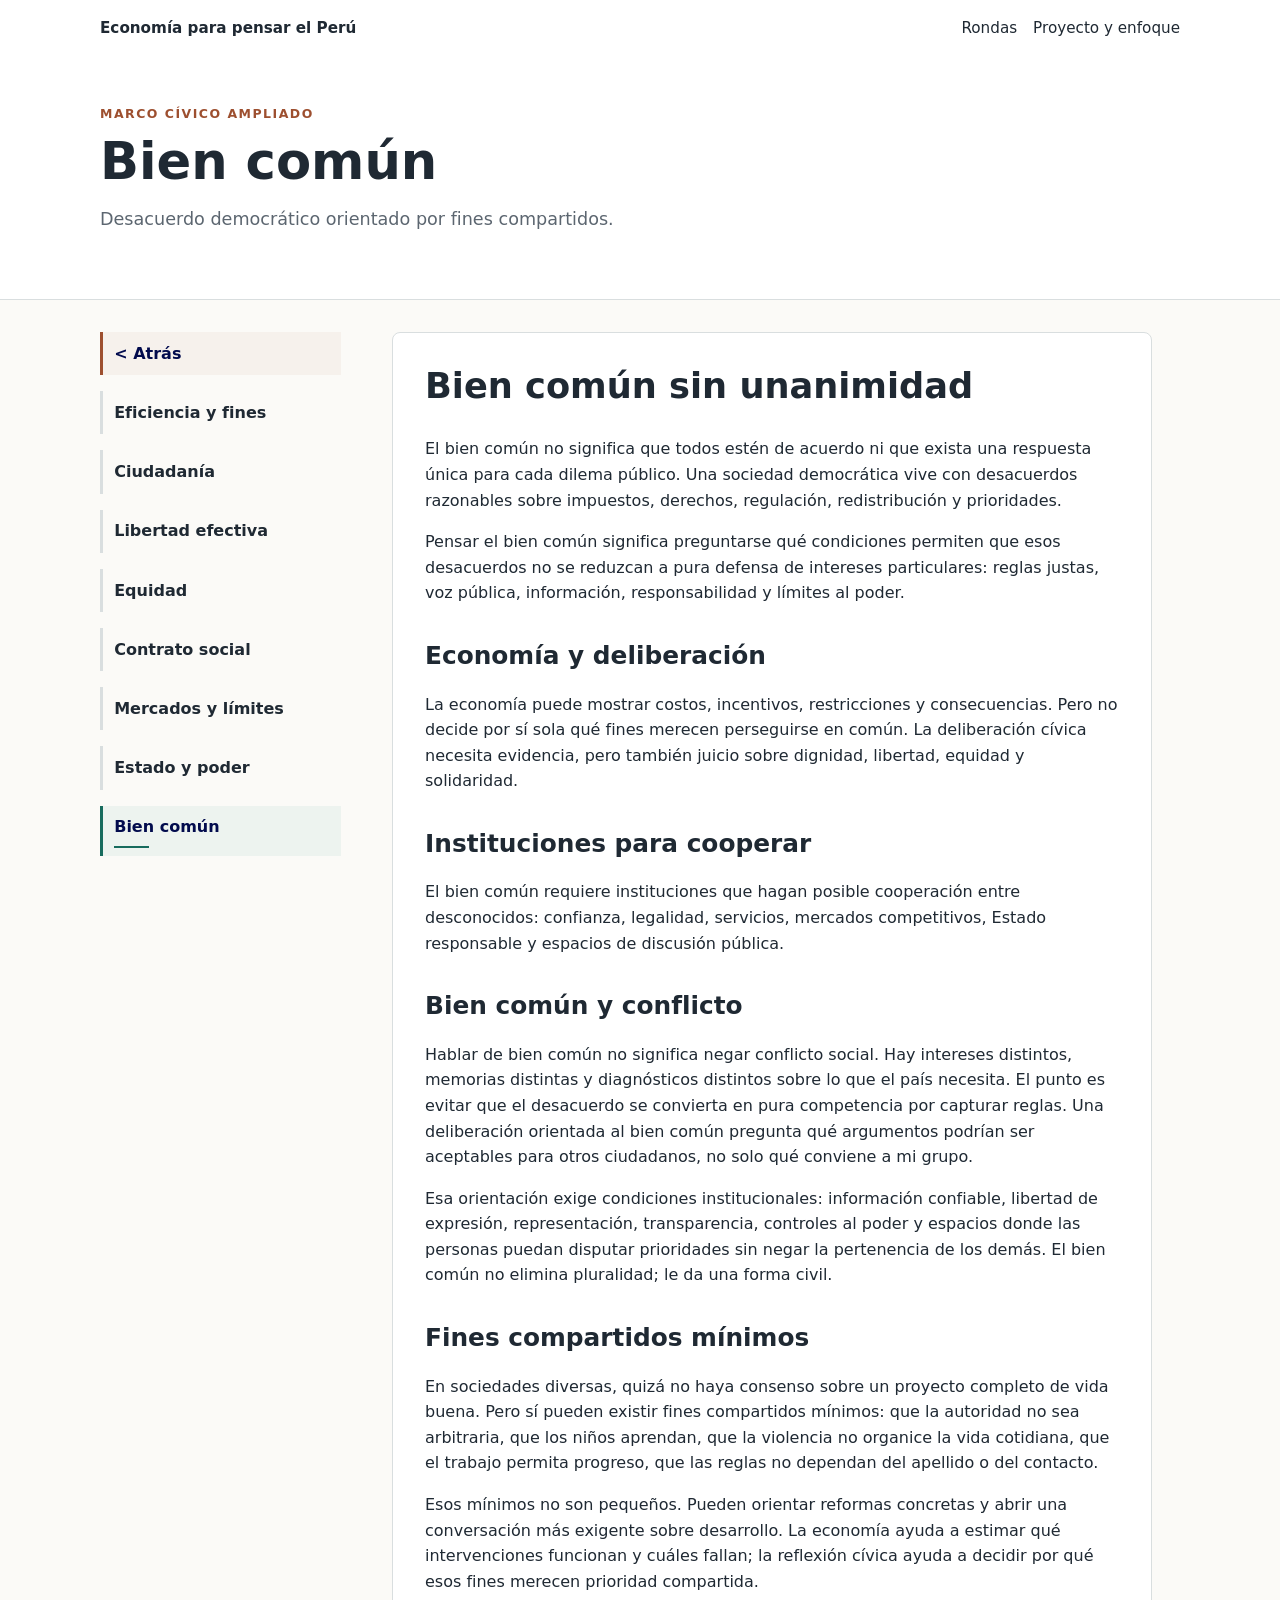
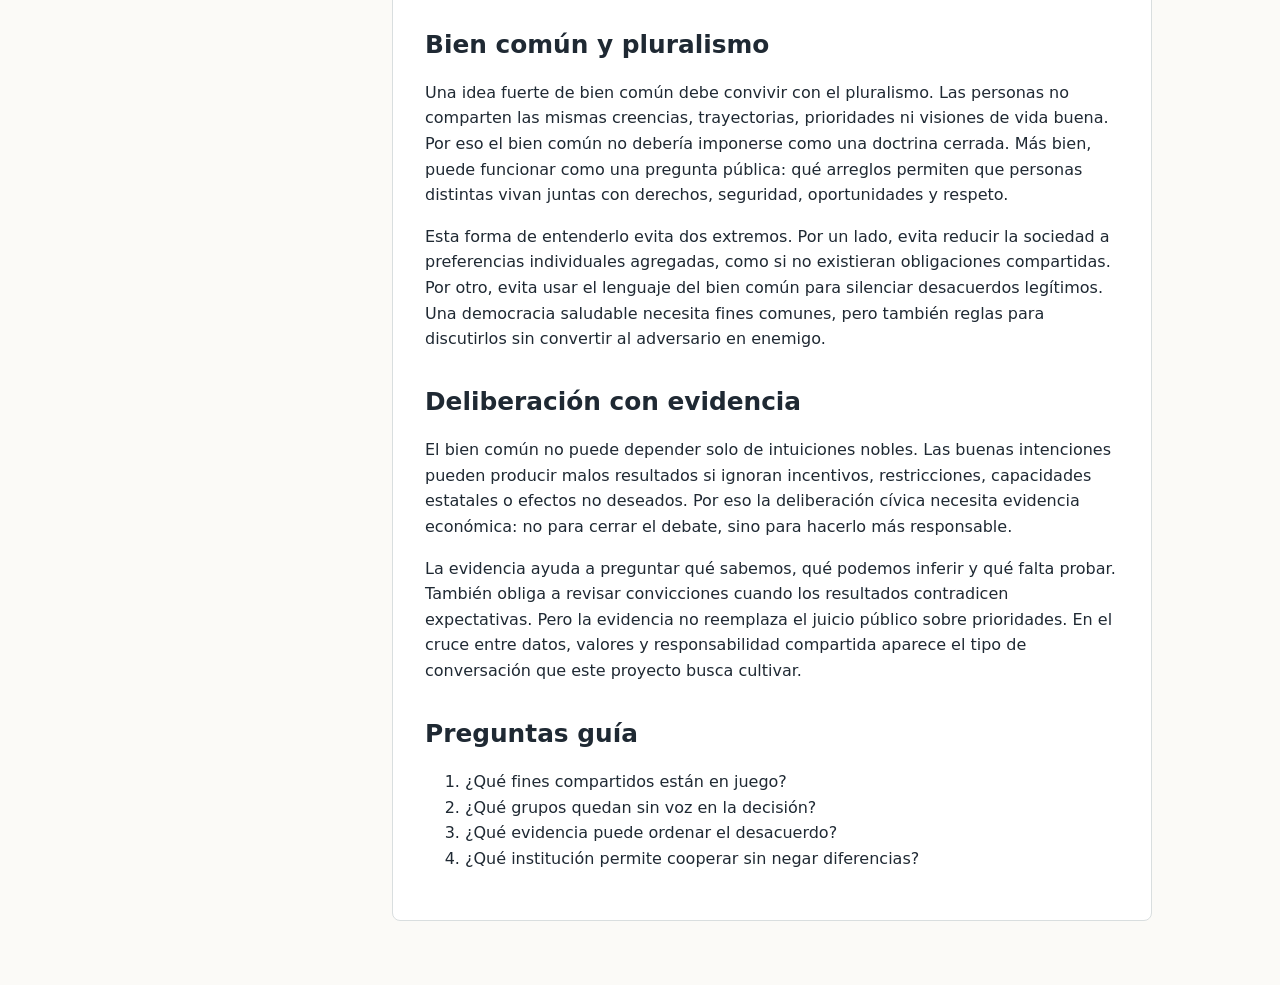
<file: marco-bien-comun.html>
<!doctype html>
<html lang="es">
  <head>
    <meta charset="utf-8">
    <meta name="viewport" content="width=device-width, initial-scale=1">
    <title>Bien común | Marco cívico</title>
    <meta name="description" content="Versión ampliada sobre bien común, desacuerdo democrático y fines compartidos.">
    <link rel="stylesheet" href="styles.css?v=20260611-17">
  </head>
  <body>
    <header class="page-header">
      <nav class="topbar" aria-label="Navegación principal">
        <a class="brand" href="index.html">Economía para pensar el Perú</a>
        <a href="index.html#rondas">Rondas</a>
        <a href="about.html">Proyecto y enfoque</a>
      </nav>
      <div class="page-title">
        <p class="eyebrow">Marco cívico ampliado</p>
        <h1>Bien común</h1>
        <p>Desacuerdo democrático orientado por fines compartidos.</p>
      </div>
    </header>
    <main class="reader-layout civic-layout">
      <aside class="reader-panel civic-nav" aria-label="Marco cívico ampliado">
        <a class="back-link" href="marco-civico.html">Atrás</a>
        <a href="marco-eficiencia.html">Eficiencia y fines</a>
        <a href="marco-ciudadania.html">Ciudadanía</a>
        <a href="marco-libertad.html">Libertad efectiva</a>
        <a href="marco-equidad.html">Equidad</a>
        <a href="marco-contrato-social.html">Contrato social</a>
        <a href="marco-mercados.html">Mercados y límites</a>
        <a href="marco-estado.html">Estado y poder</a>
        <a class="current" href="marco-bien-comun.html">Bien común</a>
      </aside>
      <article class="article civic-article">
        <h1>Bien común sin unanimidad</h1>
        <p>
          El bien común no significa que todos estén de acuerdo ni que exista una respuesta única para cada dilema público. Una sociedad democrática vive con desacuerdos razonables sobre impuestos, derechos, regulación, redistribución y prioridades.
        </p>
        <p>
          Pensar el bien común significa preguntarse qué condiciones permiten que esos desacuerdos no se reduzcan a pura defensa de intereses particulares: reglas justas, voz pública, información, responsabilidad y límites al poder.
        </p>
        <h2>Economía y deliberación</h2>
        <p>
          La economía puede mostrar costos, incentivos, restricciones y consecuencias. Pero no decide por sí sola qué fines merecen perseguirse en común. La deliberación cívica necesita evidencia, pero también juicio sobre dignidad, libertad, equidad y solidaridad.
        </p>
        <h2>Instituciones para cooperar</h2>
        <p>
          El bien común requiere instituciones que hagan posible cooperación entre desconocidos: confianza, legalidad, servicios, mercados competitivos, Estado responsable y espacios de discusión pública.
        </p>
        <h2>Bien común y conflicto</h2>
        <p>
          Hablar de bien común no significa negar conflicto social. Hay intereses distintos, memorias distintas y diagnósticos distintos sobre lo que el país necesita. El punto es evitar que el desacuerdo se convierta en pura competencia por capturar reglas. Una deliberación orientada al bien común pregunta qué argumentos podrían ser aceptables para otros ciudadanos, no solo qué conviene a mi grupo.
        </p>
        <p>
          Esa orientación exige condiciones institucionales: información confiable, libertad de expresión, representación, transparencia, controles al poder y espacios donde las personas puedan disputar prioridades sin negar la pertenencia de los demás. El bien común no elimina pluralidad; le da una forma civil.
        </p>
        <h2>Fines compartidos mínimos</h2>
        <p>
          En sociedades diversas, quizá no haya consenso sobre un proyecto completo de vida buena. Pero sí pueden existir fines compartidos mínimos: que la autoridad no sea arbitraria, que los niños aprendan, que la violencia no organice la vida cotidiana, que el trabajo permita progreso, que las reglas no dependan del apellido o del contacto.
        </p>
        <p>
          Esos mínimos no son pequeños. Pueden orientar reformas concretas y abrir una conversación más exigente sobre desarrollo. La economía ayuda a estimar qué intervenciones funcionan y cuáles fallan; la reflexión cívica ayuda a decidir por qué esos fines merecen prioridad compartida.
        </p>
        <h2>Bien común y pluralismo</h2>
        <p>
          Una idea fuerte de bien común debe convivir con el pluralismo. Las personas no comparten las mismas creencias, trayectorias, prioridades ni visiones de vida buena. Por eso el bien común no debería imponerse como una doctrina cerrada. Más bien, puede funcionar como una pregunta pública: qué arreglos permiten que personas distintas vivan juntas con derechos, seguridad, oportunidades y respeto.
        </p>
        <p>
          Esta forma de entenderlo evita dos extremos. Por un lado, evita reducir la sociedad a preferencias individuales agregadas, como si no existieran obligaciones compartidas. Por otro, evita usar el lenguaje del bien común para silenciar desacuerdos legítimos. Una democracia saludable necesita fines comunes, pero también reglas para discutirlos sin convertir al adversario en enemigo.
        </p>
        <h2>Deliberación con evidencia</h2>
        <p>
          El bien común no puede depender solo de intuiciones nobles. Las buenas intenciones pueden producir malos resultados si ignoran incentivos, restricciones, capacidades estatales o efectos no deseados. Por eso la deliberación cívica necesita evidencia económica: no para cerrar el debate, sino para hacerlo más responsable.
        </p>
        <p>
          La evidencia ayuda a preguntar qué sabemos, qué podemos inferir y qué falta probar. También obliga a revisar convicciones cuando los resultados contradicen expectativas. Pero la evidencia no reemplaza el juicio público sobre prioridades. En el cruce entre datos, valores y responsabilidad compartida aparece el tipo de conversación que este proyecto busca cultivar.
        </p>
        <h2>Preguntas guía</h2>
        <ol>
          <li>¿Qué fines compartidos están en juego?</li>
          <li>¿Qué grupos quedan sin voz en la decisión?</li>
          <li>¿Qué evidencia puede ordenar el desacuerdo?</li>
          <li>¿Qué institución permite cooperar sin negar diferencias?</li>
        </ol>
      </article>
    </main>
  </body>
</html>
</file>
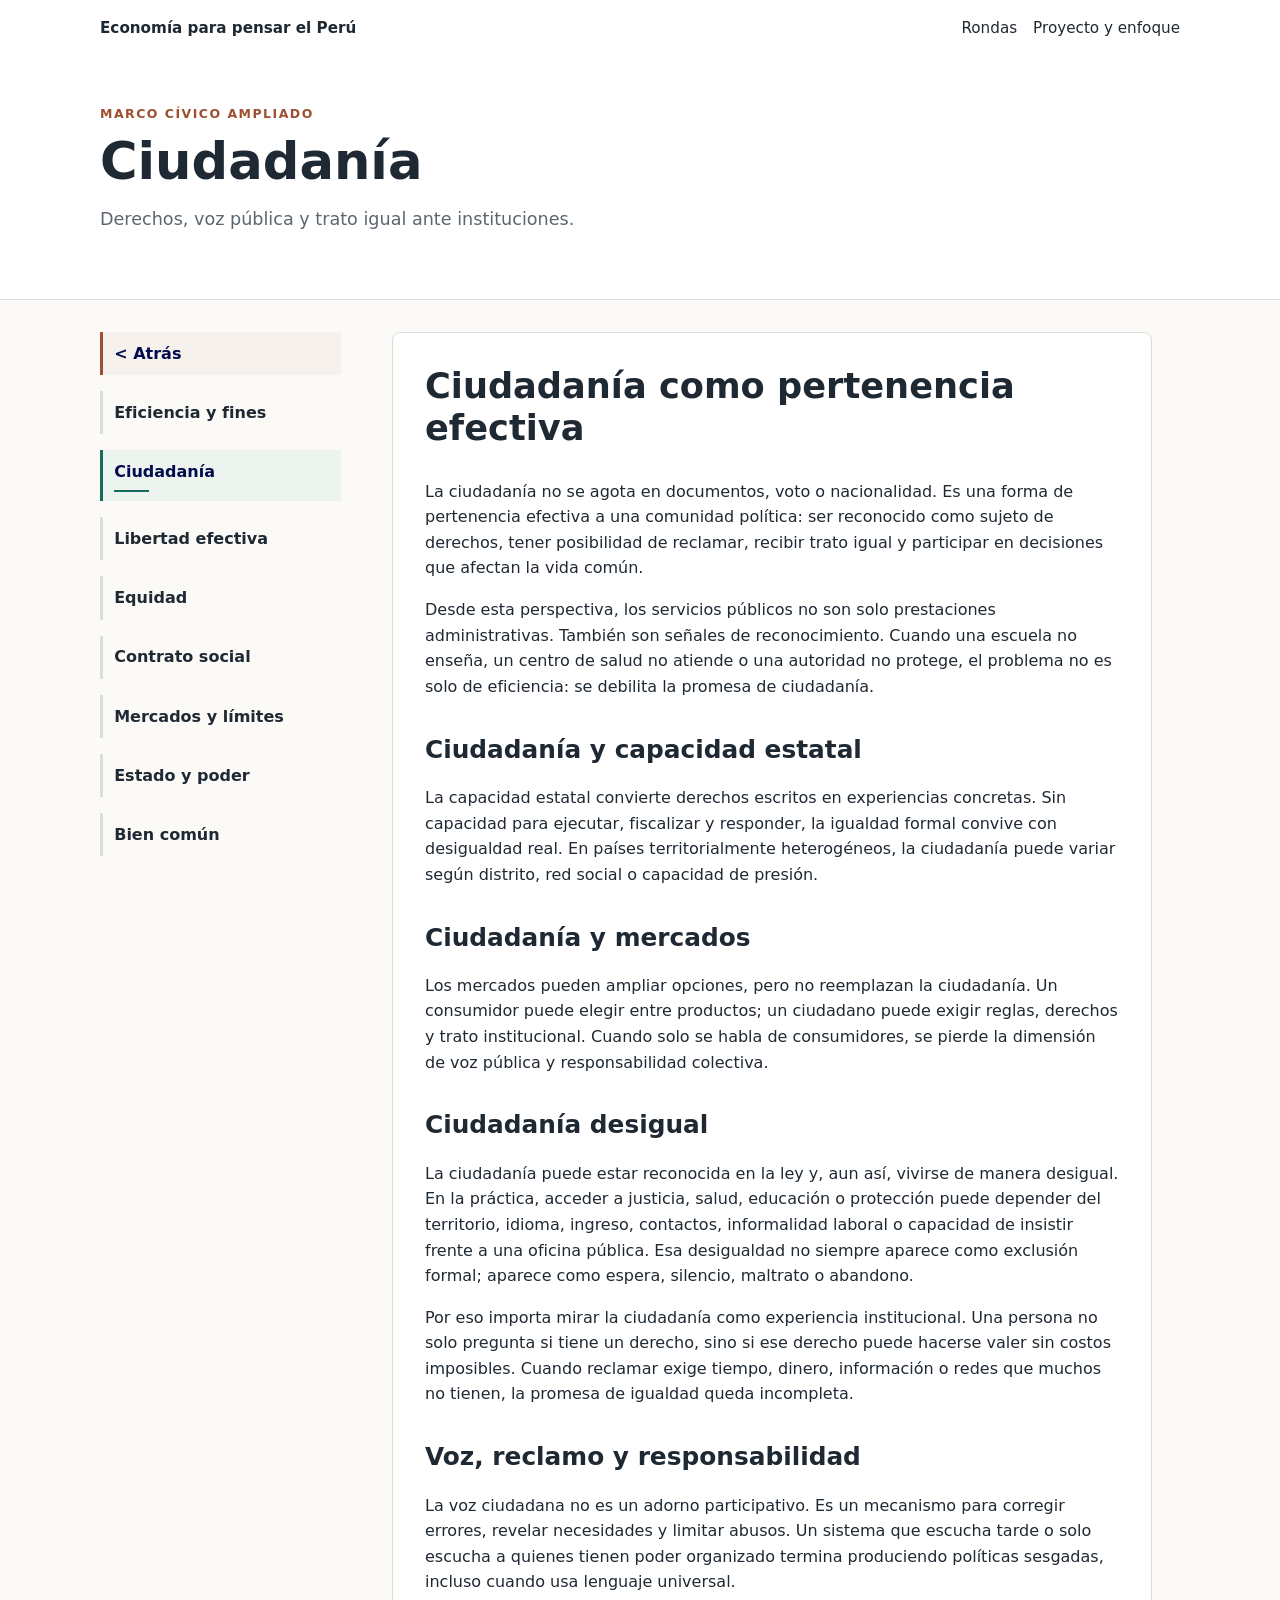
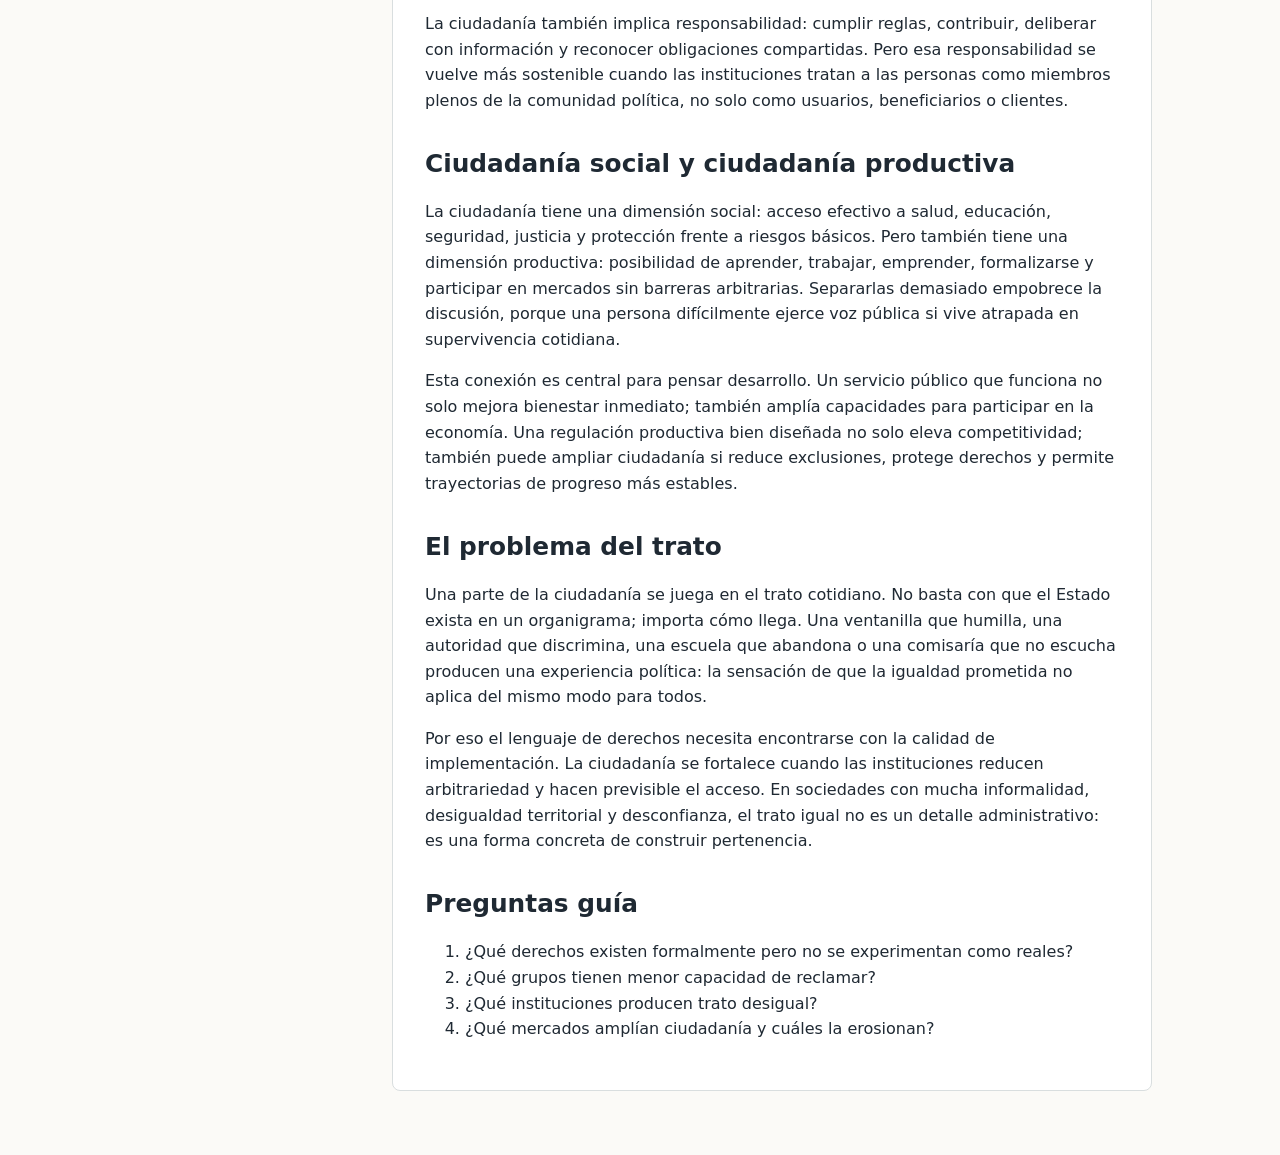
<file: marco-ciudadania.html>
<!doctype html>
<html lang="es">
  <head>
    <meta charset="utf-8">
    <meta name="viewport" content="width=device-width, initial-scale=1">
    <title>Ciudadanía | Marco cívico</title>
    <meta name="description" content="Versión ampliada sobre ciudadanía, derechos, voz pública y trato igual.">
    <link rel="stylesheet" href="styles.css?v=20260611-17">
  </head>
  <body>
    <header class="page-header">
      <nav class="topbar" aria-label="Navegación principal">
        <a class="brand" href="index.html">Economía para pensar el Perú</a>
        <a href="index.html#rondas">Rondas</a>
        <a href="about.html">Proyecto y enfoque</a>
      </nav>
      <div class="page-title">
        <p class="eyebrow">Marco cívico ampliado</p>
        <h1>Ciudadanía</h1>
        <p>Derechos, voz pública y trato igual ante instituciones.</p>
      </div>
    </header>
    <main class="reader-layout civic-layout">
      <aside class="reader-panel civic-nav" aria-label="Marco cívico ampliado">
        <a class="back-link" href="marco-civico.html">Atrás</a>
        <a href="marco-eficiencia.html">Eficiencia y fines</a>
        <a class="current" href="marco-ciudadania.html">Ciudadanía</a>
        <a href="marco-libertad.html">Libertad efectiva</a>
        <a href="marco-equidad.html">Equidad</a>
        <a href="marco-contrato-social.html">Contrato social</a>
        <a href="marco-mercados.html">Mercados y límites</a>
        <a href="marco-estado.html">Estado y poder</a>
        <a href="marco-bien-comun.html">Bien común</a>
      </aside>
      <article class="article civic-article">
        <h1>Ciudadanía como pertenencia efectiva</h1>
        <p>
          La ciudadanía no se agota en documentos, voto o nacionalidad. Es una forma de pertenencia efectiva a una comunidad política: ser reconocido como sujeto de derechos, tener posibilidad de reclamar, recibir trato igual y participar en decisiones que afectan la vida común.
        </p>
        <p>
          Desde esta perspectiva, los servicios públicos no son solo prestaciones administrativas. También son señales de reconocimiento. Cuando una escuela no enseña, un centro de salud no atiende o una autoridad no protege, el problema no es solo de eficiencia: se debilita la promesa de ciudadanía.
        </p>
        <h2>Ciudadanía y capacidad estatal</h2>
        <p>
          La capacidad estatal convierte derechos escritos en experiencias concretas. Sin capacidad para ejecutar, fiscalizar y responder, la igualdad formal convive con desigualdad real. En países territorialmente heterogéneos, la ciudadanía puede variar según distrito, red social o capacidad de presión.
        </p>
        <h2>Ciudadanía y mercados</h2>
        <p>
          Los mercados pueden ampliar opciones, pero no reemplazan la ciudadanía. Un consumidor puede elegir entre productos; un ciudadano puede exigir reglas, derechos y trato institucional. Cuando solo se habla de consumidores, se pierde la dimensión de voz pública y responsabilidad colectiva.
        </p>
        <h2>Ciudadanía desigual</h2>
        <p>
          La ciudadanía puede estar reconocida en la ley y, aun así, vivirse de manera desigual. En la práctica, acceder a justicia, salud, educación o protección puede depender del territorio, idioma, ingreso, contactos, informalidad laboral o capacidad de insistir frente a una oficina pública. Esa desigualdad no siempre aparece como exclusión formal; aparece como espera, silencio, maltrato o abandono.
        </p>
        <p>
          Por eso importa mirar la ciudadanía como experiencia institucional. Una persona no solo pregunta si tiene un derecho, sino si ese derecho puede hacerse valer sin costos imposibles. Cuando reclamar exige tiempo, dinero, información o redes que muchos no tienen, la promesa de igualdad queda incompleta.
        </p>
        <h2>Voz, reclamo y responsabilidad</h2>
        <p>
          La voz ciudadana no es un adorno participativo. Es un mecanismo para corregir errores, revelar necesidades y limitar abusos. Un sistema que escucha tarde o solo escucha a quienes tienen poder organizado termina produciendo políticas sesgadas, incluso cuando usa lenguaje universal.
        </p>
        <p>
          La ciudadanía también implica responsabilidad: cumplir reglas, contribuir, deliberar con información y reconocer obligaciones compartidas. Pero esa responsabilidad se vuelve más sostenible cuando las instituciones tratan a las personas como miembros plenos de la comunidad política, no solo como usuarios, beneficiarios o clientes.
        </p>
        <h2>Ciudadanía social y ciudadanía productiva</h2>
        <p>
          La ciudadanía tiene una dimensión social: acceso efectivo a salud, educación, seguridad, justicia y protección frente a riesgos básicos. Pero también tiene una dimensión productiva: posibilidad de aprender, trabajar, emprender, formalizarse y participar en mercados sin barreras arbitrarias. Separarlas demasiado empobrece la discusión, porque una persona difícilmente ejerce voz pública si vive atrapada en supervivencia cotidiana.
        </p>
        <p>
          Esta conexión es central para pensar desarrollo. Un servicio público que funciona no solo mejora bienestar inmediato; también amplía capacidades para participar en la economía. Una regulación productiva bien diseñada no solo eleva competitividad; también puede ampliar ciudadanía si reduce exclusiones, protege derechos y permite trayectorias de progreso más estables.
        </p>
        <h2>El problema del trato</h2>
        <p>
          Una parte de la ciudadanía se juega en el trato cotidiano. No basta con que el Estado exista en un organigrama; importa cómo llega. Una ventanilla que humilla, una autoridad que discrimina, una escuela que abandona o una comisaría que no escucha producen una experiencia política: la sensación de que la igualdad prometida no aplica del mismo modo para todos.
        </p>
        <p>
          Por eso el lenguaje de derechos necesita encontrarse con la calidad de implementación. La ciudadanía se fortalece cuando las instituciones reducen arbitrariedad y hacen previsible el acceso. En sociedades con mucha informalidad, desigualdad territorial y desconfianza, el trato igual no es un detalle administrativo: es una forma concreta de construir pertenencia.
        </p>
        <h2>Preguntas guía</h2>
        <ol>
          <li>¿Qué derechos existen formalmente pero no se experimentan como reales?</li>
          <li>¿Qué grupos tienen menor capacidad de reclamar?</li>
          <li>¿Qué instituciones producen trato desigual?</li>
          <li>¿Qué mercados amplían ciudadanía y cuáles la erosionan?</li>
        </ol>
      </article>
    </main>
  </body>
</html>
</file>
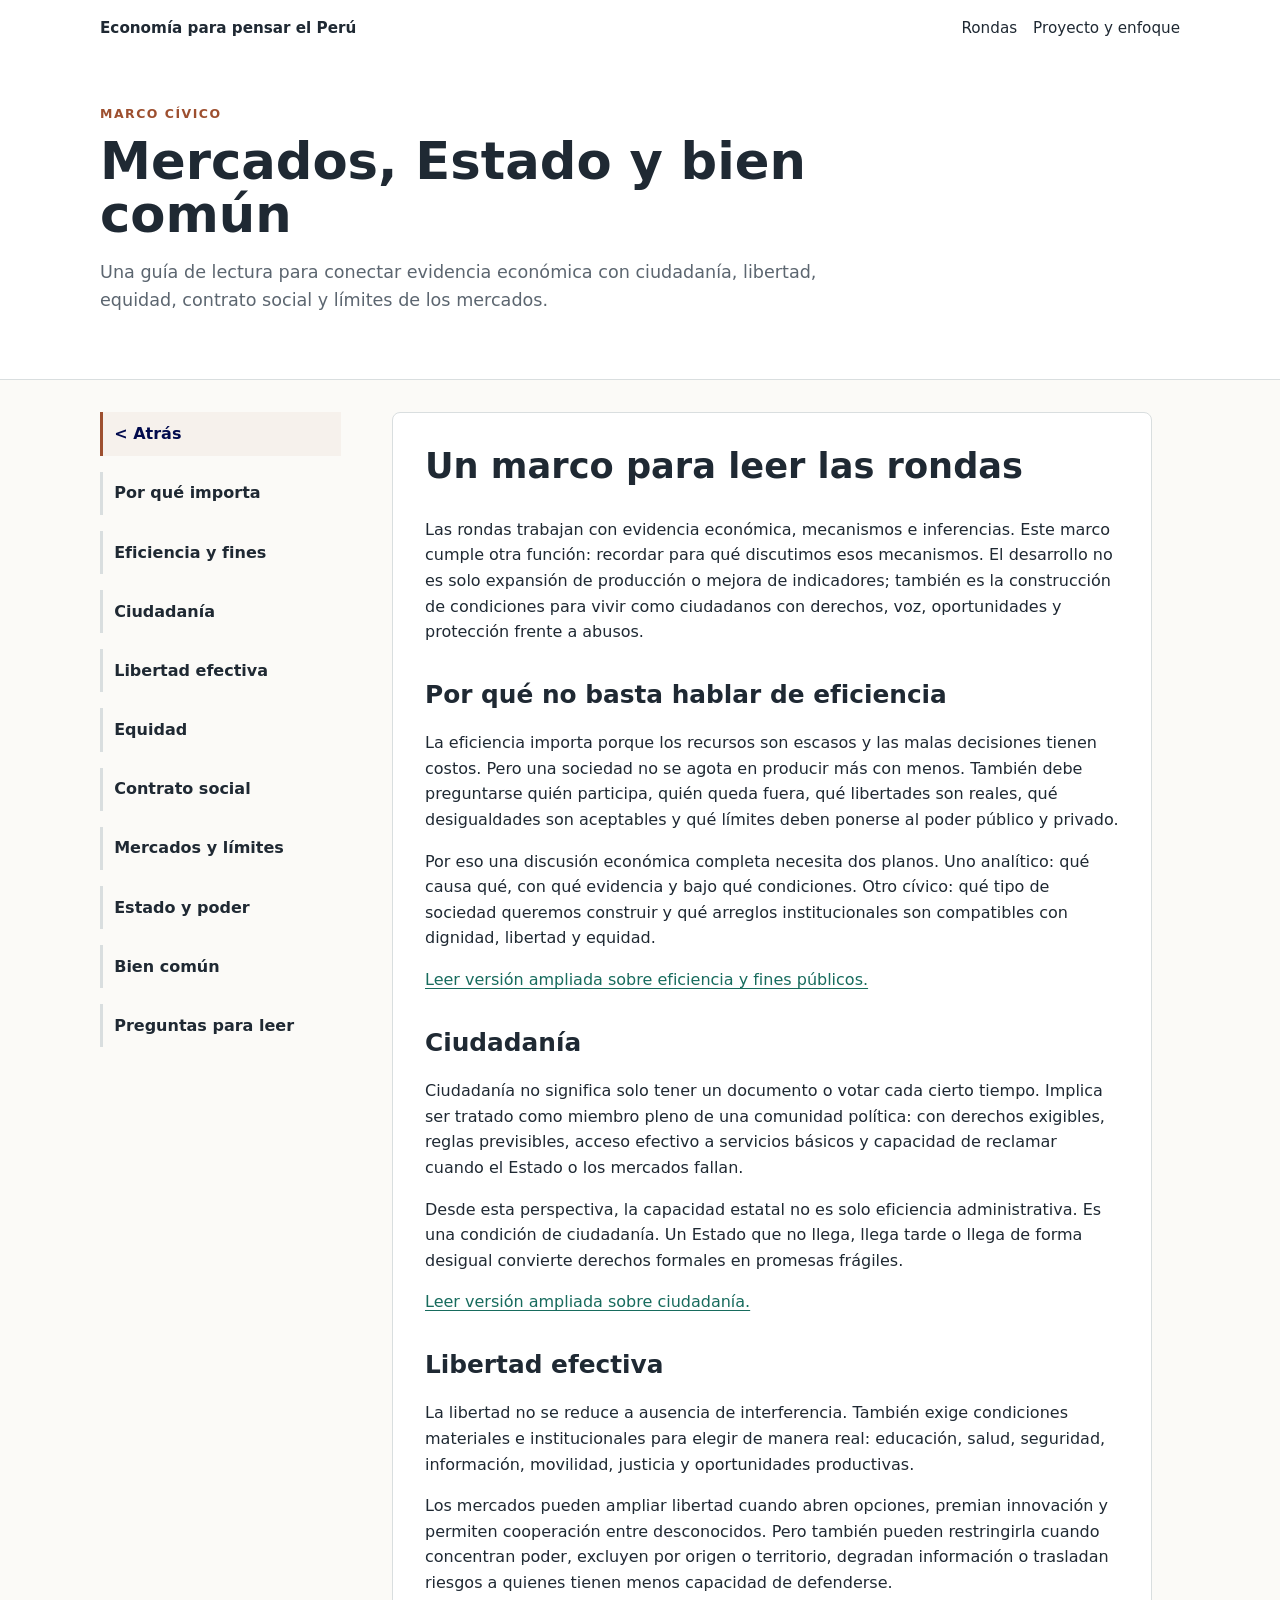
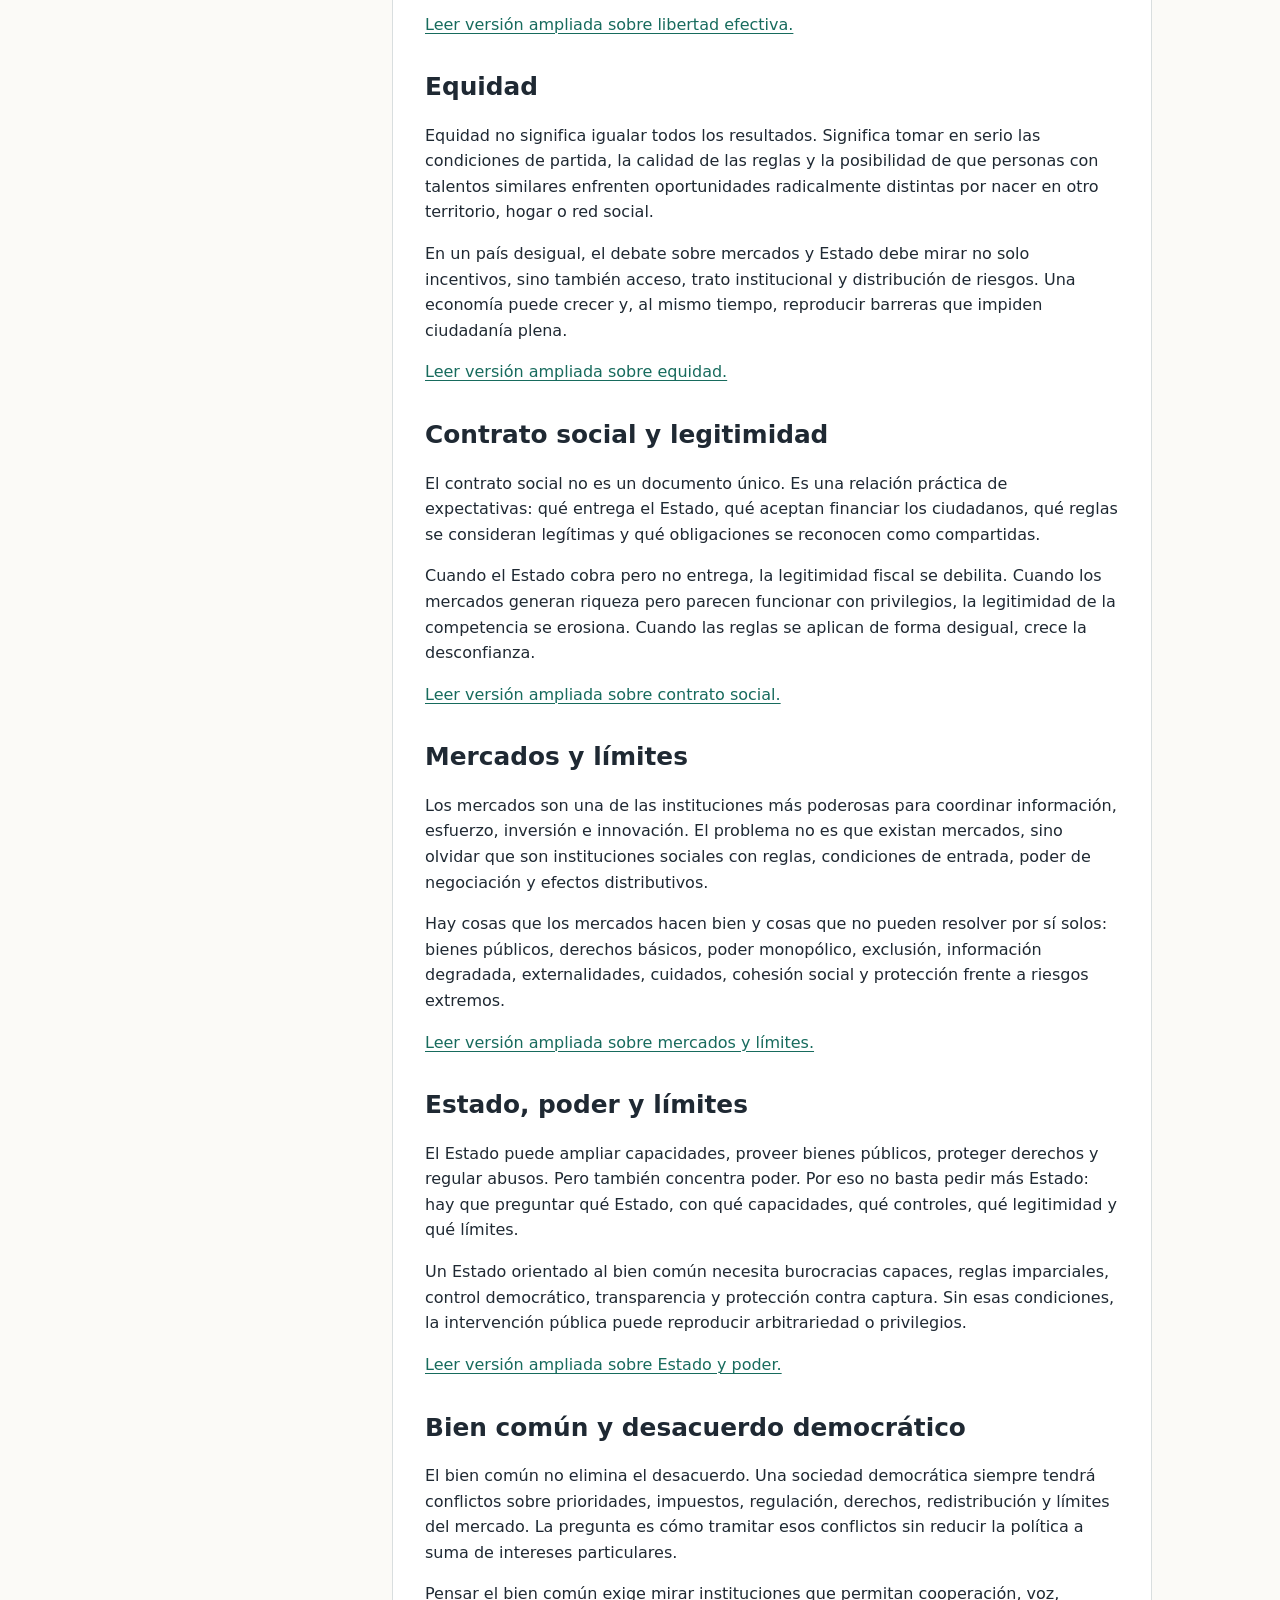
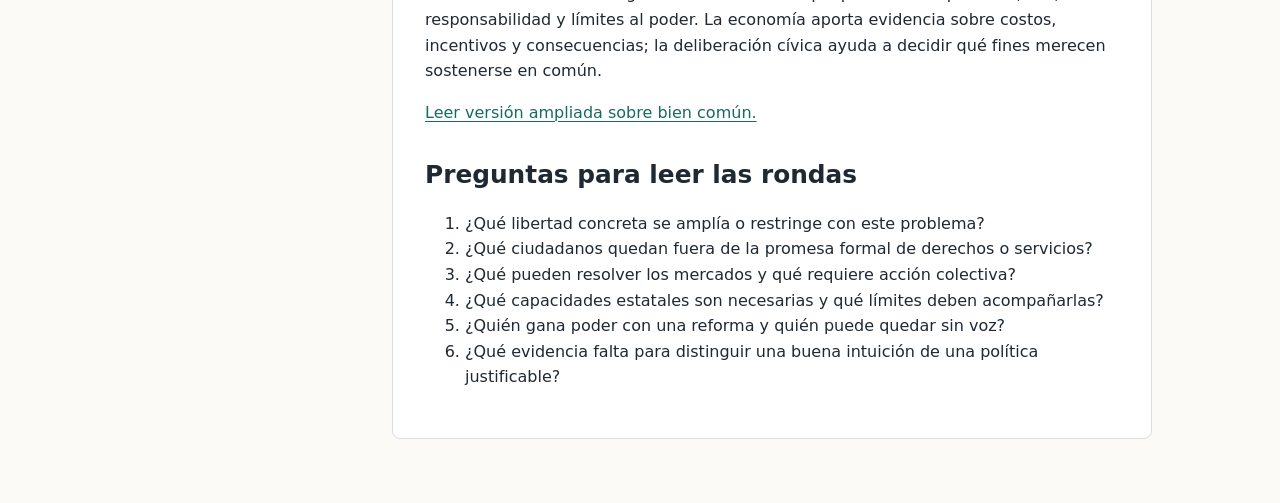
<file: marco-civico.html>
<!doctype html>
<html lang="es">
  <head>
    <meta charset="utf-8">
    <meta name="viewport" content="width=device-width, initial-scale=1">
    <title>Marco cívico | Economía para pensar el Perú</title>
    <meta name="description" content="Ensayo marco sobre ciudadanía, libertad, equidad, mercados, Estado y bien común.">
    <link rel="stylesheet" href="styles.css?v=20260611-17">
  </head>
  <body>
    <header class="page-header">
      <nav class="topbar" aria-label="Navegación principal">
        <a class="brand" href="index.html">Economía para pensar el Perú</a>
        <a href="index.html#rondas">Rondas</a>
        <a href="about.html">Proyecto y enfoque</a>
      </nav>
      <div class="page-title">
        <p class="eyebrow">Marco cívico</p>
        <h1>Mercados, Estado y bien común</h1>
        <p>
          Una guía de lectura para conectar evidencia económica con ciudadanía,
          libertad, equidad, contrato social y límites de los mercados.
        </p>
      </div>
    </header>

    <main class="reader-layout civic-layout">
      <aside class="reader-panel civic-nav" aria-label="Secciones del marco cívico">
        <a class="back-link" href="about.html">Atrás</a>
        <a href="#por-que">Por qué importa</a>
        <a href="marco-eficiencia.html">Eficiencia y fines</a>
        <a href="marco-ciudadania.html">Ciudadanía</a>
        <a href="marco-libertad.html">Libertad efectiva</a>
        <a href="marco-equidad.html">Equidad</a>
        <a href="marco-contrato-social.html">Contrato social</a>
        <a href="marco-mercados.html">Mercados y límites</a>
        <a href="marco-estado.html">Estado y poder</a>
        <a href="marco-bien-comun.html">Bien común</a>
        <a href="#preguntas">Preguntas para leer</a>
      </aside>

      <article class="article civic-article">
        <h1>Un marco para leer las rondas</h1>
        <p>
          Las rondas trabajan con evidencia económica, mecanismos e inferencias.
          Este marco cumple otra función: recordar para qué discutimos esos
          mecanismos. El desarrollo no es solo expansión de producción o mejora
          de indicadores; también es la construcción de condiciones para vivir
          como ciudadanos con derechos, voz, oportunidades y protección frente a
          abusos.
        </p>

        <section id="por-que">
          <h2>Por qué no basta hablar de eficiencia</h2>
          <p>
            La eficiencia importa porque los recursos son escasos y las malas
            decisiones tienen costos. Pero una sociedad no se agota en producir
            más con menos. También debe preguntarse quién participa, quién queda
            fuera, qué libertades son reales, qué desigualdades son aceptables y
            qué límites deben ponerse al poder público y privado.
          </p>
          <p>
            Por eso una discusión económica completa necesita dos planos. Uno
            analítico: qué causa qué, con qué evidencia y bajo qué condiciones.
            Otro cívico: qué tipo de sociedad queremos construir y qué arreglos
            institucionales son compatibles con dignidad, libertad y equidad.
          </p>
          <p><a href="marco-eficiencia.html">Leer versión ampliada sobre eficiencia y fines públicos.</a></p>
        </section>

        <section id="ciudadania">
          <h2>Ciudadanía</h2>
          <p>
            Ciudadanía no significa solo tener un documento o votar cada cierto
            tiempo. Implica ser tratado como miembro pleno de una comunidad
            política: con derechos exigibles, reglas previsibles, acceso efectivo
            a servicios básicos y capacidad de reclamar cuando el Estado o los
            mercados fallan.
          </p>
          <p>
            Desde esta perspectiva, la capacidad estatal no es solo eficiencia
            administrativa. Es una condición de ciudadanía. Un Estado que no
            llega, llega tarde o llega de forma desigual convierte derechos
            formales en promesas frágiles.
          </p>
          <p><a href="marco-ciudadania.html">Leer versión ampliada sobre ciudadanía.</a></p>
        </section>

        <section id="libertad">
          <h2>Libertad efectiva</h2>
          <p>
            La libertad no se reduce a ausencia de interferencia. También exige
            condiciones materiales e institucionales para elegir de manera real:
            educación, salud, seguridad, información, movilidad, justicia y
            oportunidades productivas.
          </p>
          <p>
            Los mercados pueden ampliar libertad cuando abren opciones, premian
            innovación y permiten cooperación entre desconocidos. Pero también
            pueden restringirla cuando concentran poder, excluyen por origen o
            territorio, degradan información o trasladan riesgos a quienes tienen
            menos capacidad de defenderse.
          </p>
          <p><a href="marco-libertad.html">Leer versión ampliada sobre libertad efectiva.</a></p>
        </section>

        <section id="equidad">
          <h2>Equidad</h2>
          <p>
            Equidad no significa igualar todos los resultados. Significa tomar en
            serio las condiciones de partida, la calidad de las reglas y la
            posibilidad de que personas con talentos similares enfrenten
            oportunidades radicalmente distintas por nacer en otro territorio,
            hogar o red social.
          </p>
          <p>
            En un país desigual, el debate sobre mercados y Estado debe mirar no
            solo incentivos, sino también acceso, trato institucional y
            distribución de riesgos. Una economía puede crecer y, al mismo
            tiempo, reproducir barreras que impiden ciudadanía plena.
          </p>
          <p><a href="marco-equidad.html">Leer versión ampliada sobre equidad.</a></p>
        </section>

        <section id="contrato-social">
          <h2>Contrato social y legitimidad</h2>
          <p>
            El contrato social no es un documento único. Es una relación práctica
            de expectativas: qué entrega el Estado, qué aceptan financiar los
            ciudadanos, qué reglas se consideran legítimas y qué obligaciones se
            reconocen como compartidas.
          </p>
          <p>
            Cuando el Estado cobra pero no entrega, la legitimidad fiscal se
            debilita. Cuando los mercados generan riqueza pero parecen funcionar
            con privilegios, la legitimidad de la competencia se erosiona. Cuando
            las reglas se aplican de forma desigual, crece la desconfianza.
          </p>
          <p><a href="marco-contrato-social.html">Leer versión ampliada sobre contrato social.</a></p>
        </section>

        <section id="mercados">
          <h2>Mercados y límites</h2>
          <p>
            Los mercados son una de las instituciones más poderosas para
            coordinar información, esfuerzo, inversión e innovación. El problema
            no es que existan mercados, sino olvidar que son instituciones
            sociales con reglas, condiciones de entrada, poder de negociación y
            efectos distributivos.
          </p>
          <p>
            Hay cosas que los mercados hacen bien y cosas que no pueden resolver
            por sí solos: bienes públicos, derechos básicos, poder monopólico,
            exclusión, información degradada, externalidades, cuidados,
            cohesión social y protección frente a riesgos extremos.
          </p>
          <p><a href="marco-mercados.html">Leer versión ampliada sobre mercados y límites.</a></p>
        </section>

        <section id="estado">
          <h2>Estado, poder y límites</h2>
          <p>
            El Estado puede ampliar capacidades, proveer bienes públicos,
            proteger derechos y regular abusos. Pero también concentra poder.
            Por eso no basta pedir más Estado: hay que preguntar qué Estado, con
            qué capacidades, qué controles, qué legitimidad y qué límites.
          </p>
          <p>
            Un Estado orientado al bien común necesita burocracias capaces,
            reglas imparciales, control democrático, transparencia y protección
            contra captura. Sin esas condiciones, la intervención pública puede
            reproducir arbitrariedad o privilegios.
          </p>
          <p><a href="marco-estado.html">Leer versión ampliada sobre Estado y poder.</a></p>
        </section>

        <section id="bien-comun">
          <h2>Bien común y desacuerdo democrático</h2>
          <p>
            El bien común no elimina el desacuerdo. Una sociedad democrática
            siempre tendrá conflictos sobre prioridades, impuestos, regulación,
            derechos, redistribución y límites del mercado. La pregunta es cómo
            tramitar esos conflictos sin reducir la política a suma de intereses
            particulares.
          </p>
          <p>
            Pensar el bien común exige mirar instituciones que permitan
            cooperación, voz, responsabilidad y límites al poder. La economía
            aporta evidencia sobre costos, incentivos y consecuencias; la
            deliberación cívica ayuda a decidir qué fines merecen sostenerse en
            común.
          </p>
          <p><a href="marco-bien-comun.html">Leer versión ampliada sobre bien común.</a></p>
        </section>

        <section id="preguntas">
          <h2>Preguntas para leer las rondas</h2>
          <ol>
            <li>¿Qué libertad concreta se amplía o restringe con este problema?</li>
            <li>¿Qué ciudadanos quedan fuera de la promesa formal de derechos o servicios?</li>
            <li>¿Qué pueden resolver los mercados y qué requiere acción colectiva?</li>
            <li>¿Qué capacidades estatales son necesarias y qué límites deben acompañarlas?</li>
            <li>¿Quién gana poder con una reforma y quién puede quedar sin voz?</li>
            <li>¿Qué evidencia falta para distinguir una buena intuición de una política justificable?</li>
          </ol>
        </section>
      </article>
    </main>
  </body>
</html>
</file>
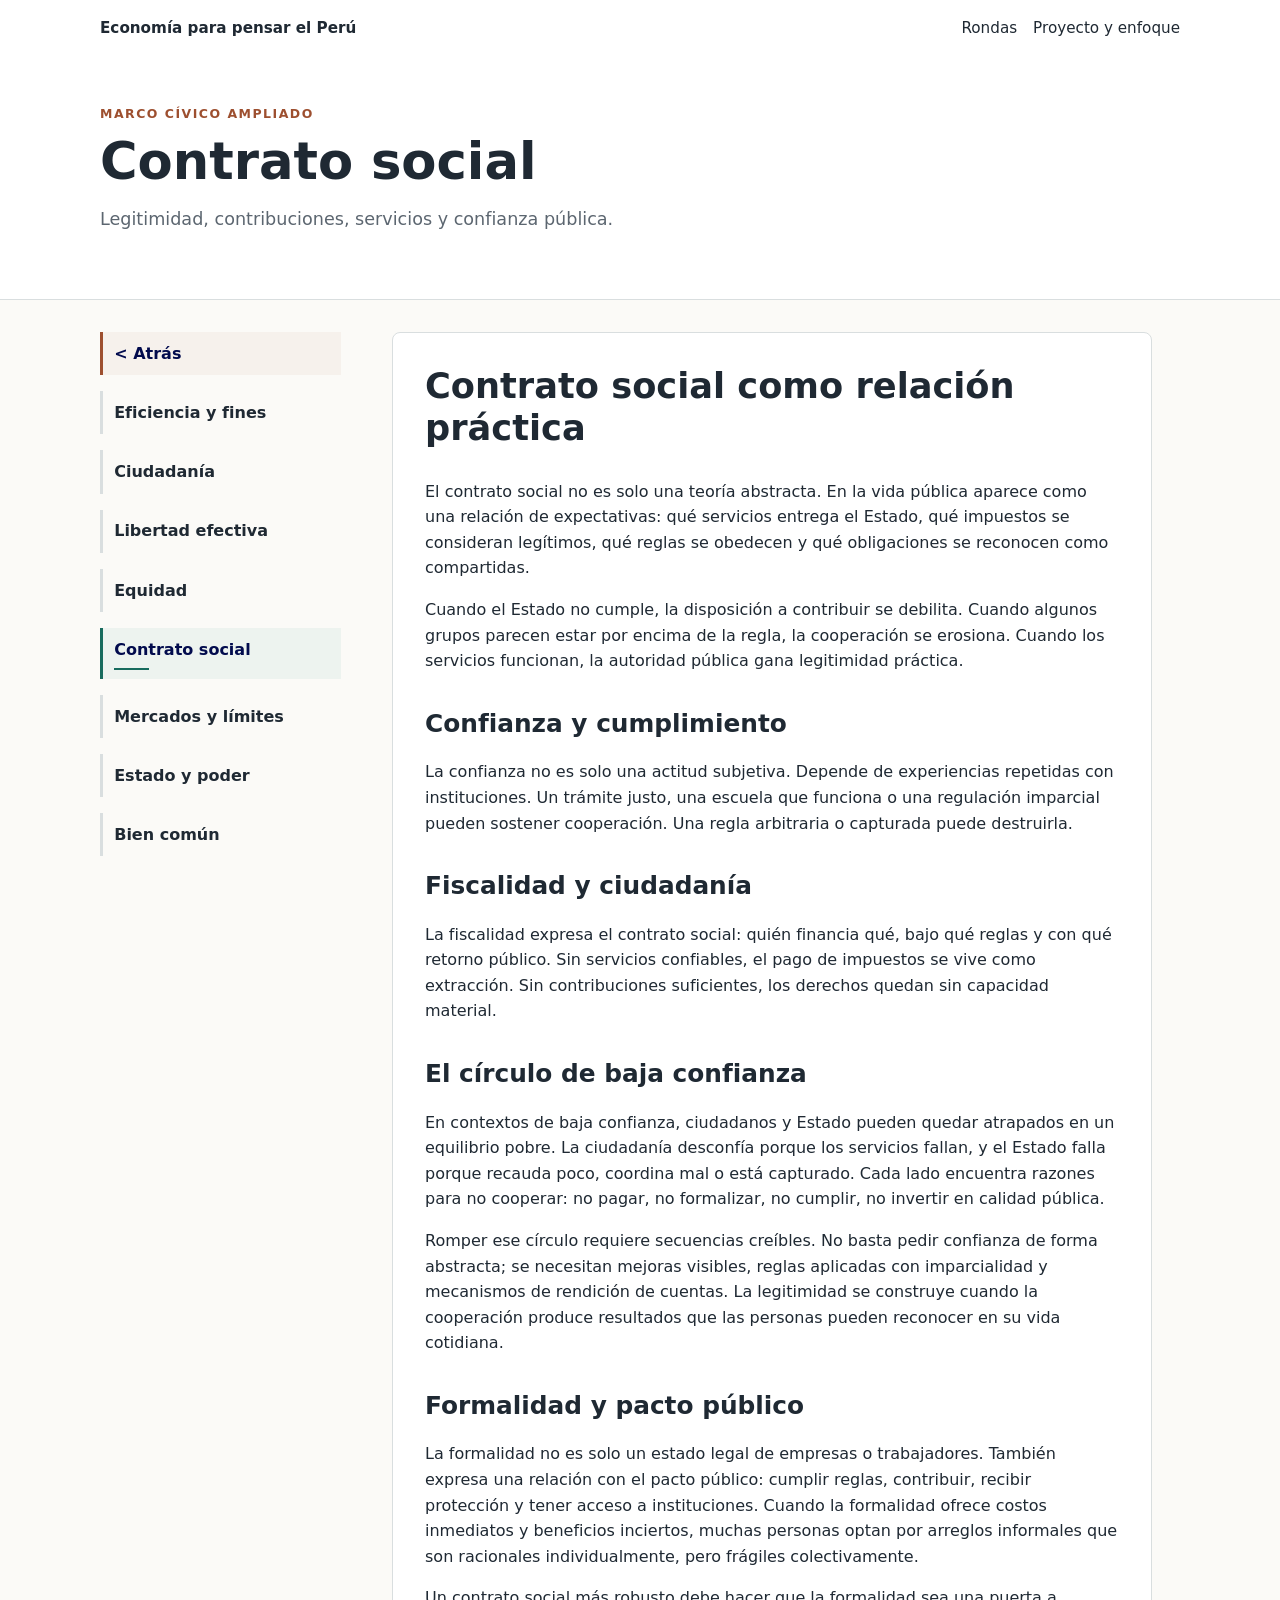
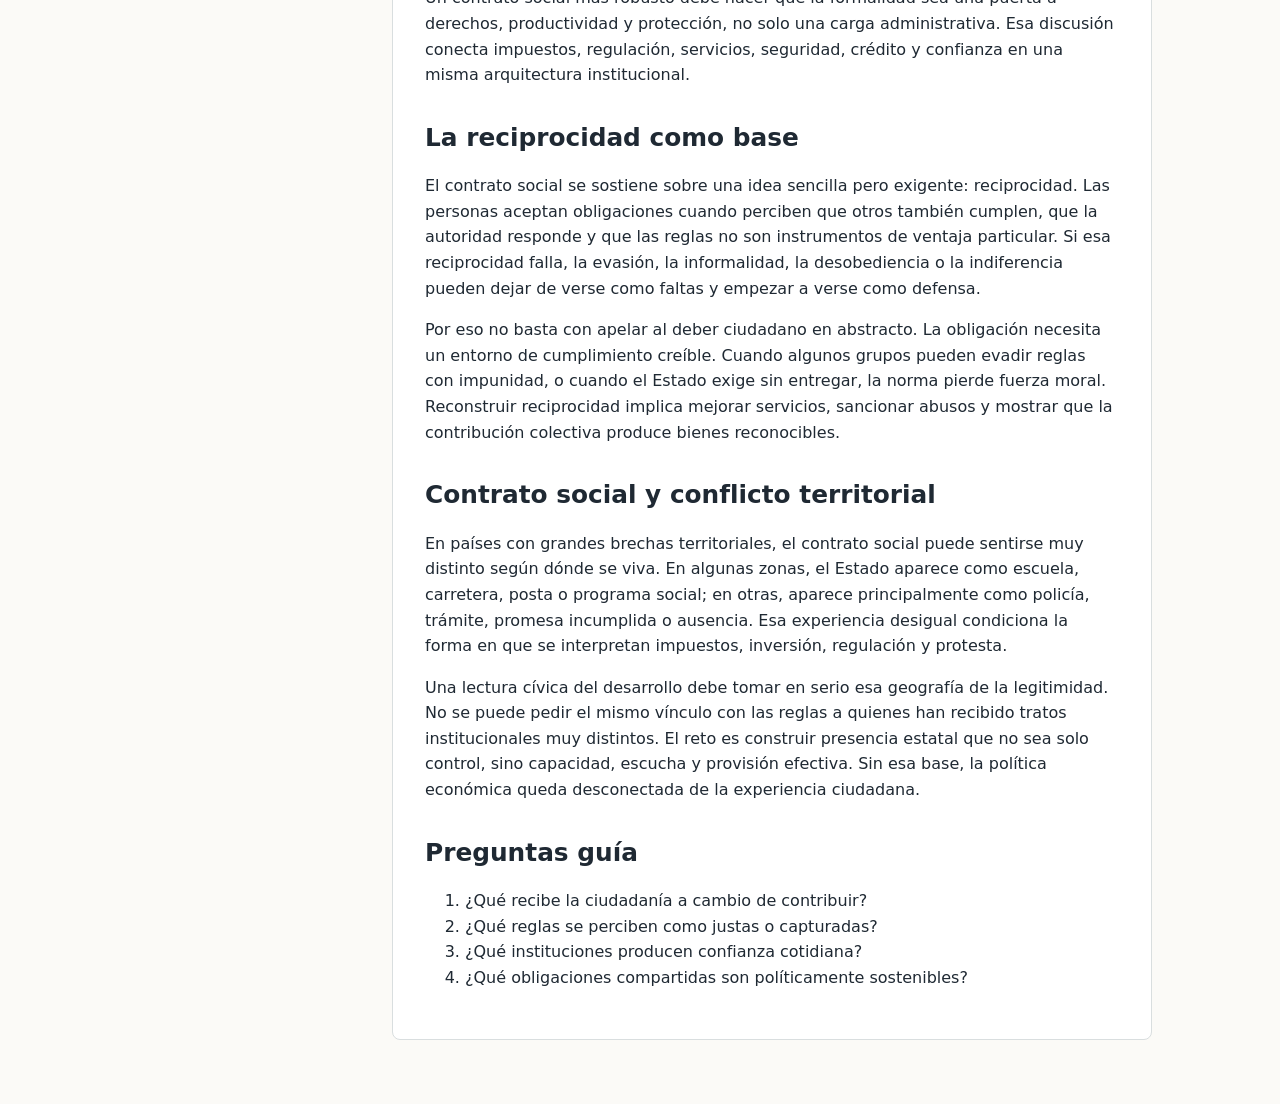
<file: marco-contrato-social.html>
<!doctype html>
<html lang="es">
  <head>
    <meta charset="utf-8">
    <meta name="viewport" content="width=device-width, initial-scale=1">
    <title>Contrato social | Marco cívico</title>
    <meta name="description" content="Versión ampliada sobre contrato social, legitimidad, confianza y obligaciones compartidas.">
    <link rel="stylesheet" href="styles.css?v=20260611-17">
  </head>
  <body>
    <header class="page-header">
      <nav class="topbar" aria-label="Navegación principal">
        <a class="brand" href="index.html">Economía para pensar el Perú</a>
        <a href="index.html#rondas">Rondas</a>
        <a href="about.html">Proyecto y enfoque</a>
      </nav>
      <div class="page-title">
        <p class="eyebrow">Marco cívico ampliado</p>
        <h1>Contrato social</h1>
        <p>Legitimidad, contribuciones, servicios y confianza pública.</p>
      </div>
    </header>
    <main class="reader-layout civic-layout">
      <aside class="reader-panel civic-nav" aria-label="Marco cívico ampliado">
        <a class="back-link" href="marco-civico.html">Atrás</a>
        <a href="marco-eficiencia.html">Eficiencia y fines</a>
        <a href="marco-ciudadania.html">Ciudadanía</a>
        <a href="marco-libertad.html">Libertad efectiva</a>
        <a href="marco-equidad.html">Equidad</a>
        <a class="current" href="marco-contrato-social.html">Contrato social</a>
        <a href="marco-mercados.html">Mercados y límites</a>
        <a href="marco-estado.html">Estado y poder</a>
        <a href="marco-bien-comun.html">Bien común</a>
      </aside>
      <article class="article civic-article">
        <h1>Contrato social como relación práctica</h1>
        <p>
          El contrato social no es solo una teoría abstracta. En la vida pública aparece como una relación de expectativas: qué servicios entrega el Estado, qué impuestos se consideran legítimos, qué reglas se obedecen y qué obligaciones se reconocen como compartidas.
        </p>
        <p>
          Cuando el Estado no cumple, la disposición a contribuir se debilita. Cuando algunos grupos parecen estar por encima de la regla, la cooperación se erosiona. Cuando los servicios funcionan, la autoridad pública gana legitimidad práctica.
        </p>
        <h2>Confianza y cumplimiento</h2>
        <p>
          La confianza no es solo una actitud subjetiva. Depende de experiencias repetidas con instituciones. Un trámite justo, una escuela que funciona o una regulación imparcial pueden sostener cooperación. Una regla arbitraria o capturada puede destruirla.
        </p>
        <h2>Fiscalidad y ciudadanía</h2>
        <p>
          La fiscalidad expresa el contrato social: quién financia qué, bajo qué reglas y con qué retorno público. Sin servicios confiables, el pago de impuestos se vive como extracción. Sin contribuciones suficientes, los derechos quedan sin capacidad material.
        </p>
        <h2>El círculo de baja confianza</h2>
        <p>
          En contextos de baja confianza, ciudadanos y Estado pueden quedar atrapados en un equilibrio pobre. La ciudadanía desconfía porque los servicios fallan, y el Estado falla porque recauda poco, coordina mal o está capturado. Cada lado encuentra razones para no cooperar: no pagar, no formalizar, no cumplir, no invertir en calidad pública.
        </p>
        <p>
          Romper ese círculo requiere secuencias creíbles. No basta pedir confianza de forma abstracta; se necesitan mejoras visibles, reglas aplicadas con imparcialidad y mecanismos de rendición de cuentas. La legitimidad se construye cuando la cooperación produce resultados que las personas pueden reconocer en su vida cotidiana.
        </p>
        <h2>Formalidad y pacto público</h2>
        <p>
          La formalidad no es solo un estado legal de empresas o trabajadores. También expresa una relación con el pacto público: cumplir reglas, contribuir, recibir protección y tener acceso a instituciones. Cuando la formalidad ofrece costos inmediatos y beneficios inciertos, muchas personas optan por arreglos informales que son racionales individualmente, pero frágiles colectivamente.
        </p>
        <p>
          Un contrato social más robusto debe hacer que la formalidad sea una puerta a derechos, productividad y protección, no solo una carga administrativa. Esa discusión conecta impuestos, regulación, servicios, seguridad, crédito y confianza en una misma arquitectura institucional.
        </p>
        <h2>La reciprocidad como base</h2>
        <p>
          El contrato social se sostiene sobre una idea sencilla pero exigente: reciprocidad. Las personas aceptan obligaciones cuando perciben que otros también cumplen, que la autoridad responde y que las reglas no son instrumentos de ventaja particular. Si esa reciprocidad falla, la evasión, la informalidad, la desobediencia o la indiferencia pueden dejar de verse como faltas y empezar a verse como defensa.
        </p>
        <p>
          Por eso no basta con apelar al deber ciudadano en abstracto. La obligación necesita un entorno de cumplimiento creíble. Cuando algunos grupos pueden evadir reglas con impunidad, o cuando el Estado exige sin entregar, la norma pierde fuerza moral. Reconstruir reciprocidad implica mejorar servicios, sancionar abusos y mostrar que la contribución colectiva produce bienes reconocibles.
        </p>
        <h2>Contrato social y conflicto territorial</h2>
        <p>
          En países con grandes brechas territoriales, el contrato social puede sentirse muy distinto según dónde se viva. En algunas zonas, el Estado aparece como escuela, carretera, posta o programa social; en otras, aparece principalmente como policía, trámite, promesa incumplida o ausencia. Esa experiencia desigual condiciona la forma en que se interpretan impuestos, inversión, regulación y protesta.
        </p>
        <p>
          Una lectura cívica del desarrollo debe tomar en serio esa geografía de la legitimidad. No se puede pedir el mismo vínculo con las reglas a quienes han recibido tratos institucionales muy distintos. El reto es construir presencia estatal que no sea solo control, sino capacidad, escucha y provisión efectiva. Sin esa base, la política económica queda desconectada de la experiencia ciudadana.
        </p>
        <h2>Preguntas guía</h2>
        <ol>
          <li>¿Qué recibe la ciudadanía a cambio de contribuir?</li>
          <li>¿Qué reglas se perciben como justas o capturadas?</li>
          <li>¿Qué instituciones producen confianza cotidiana?</li>
          <li>¿Qué obligaciones compartidas son políticamente sostenibles?</li>
        </ol>
      </article>
    </main>
  </body>
</html>
</file>
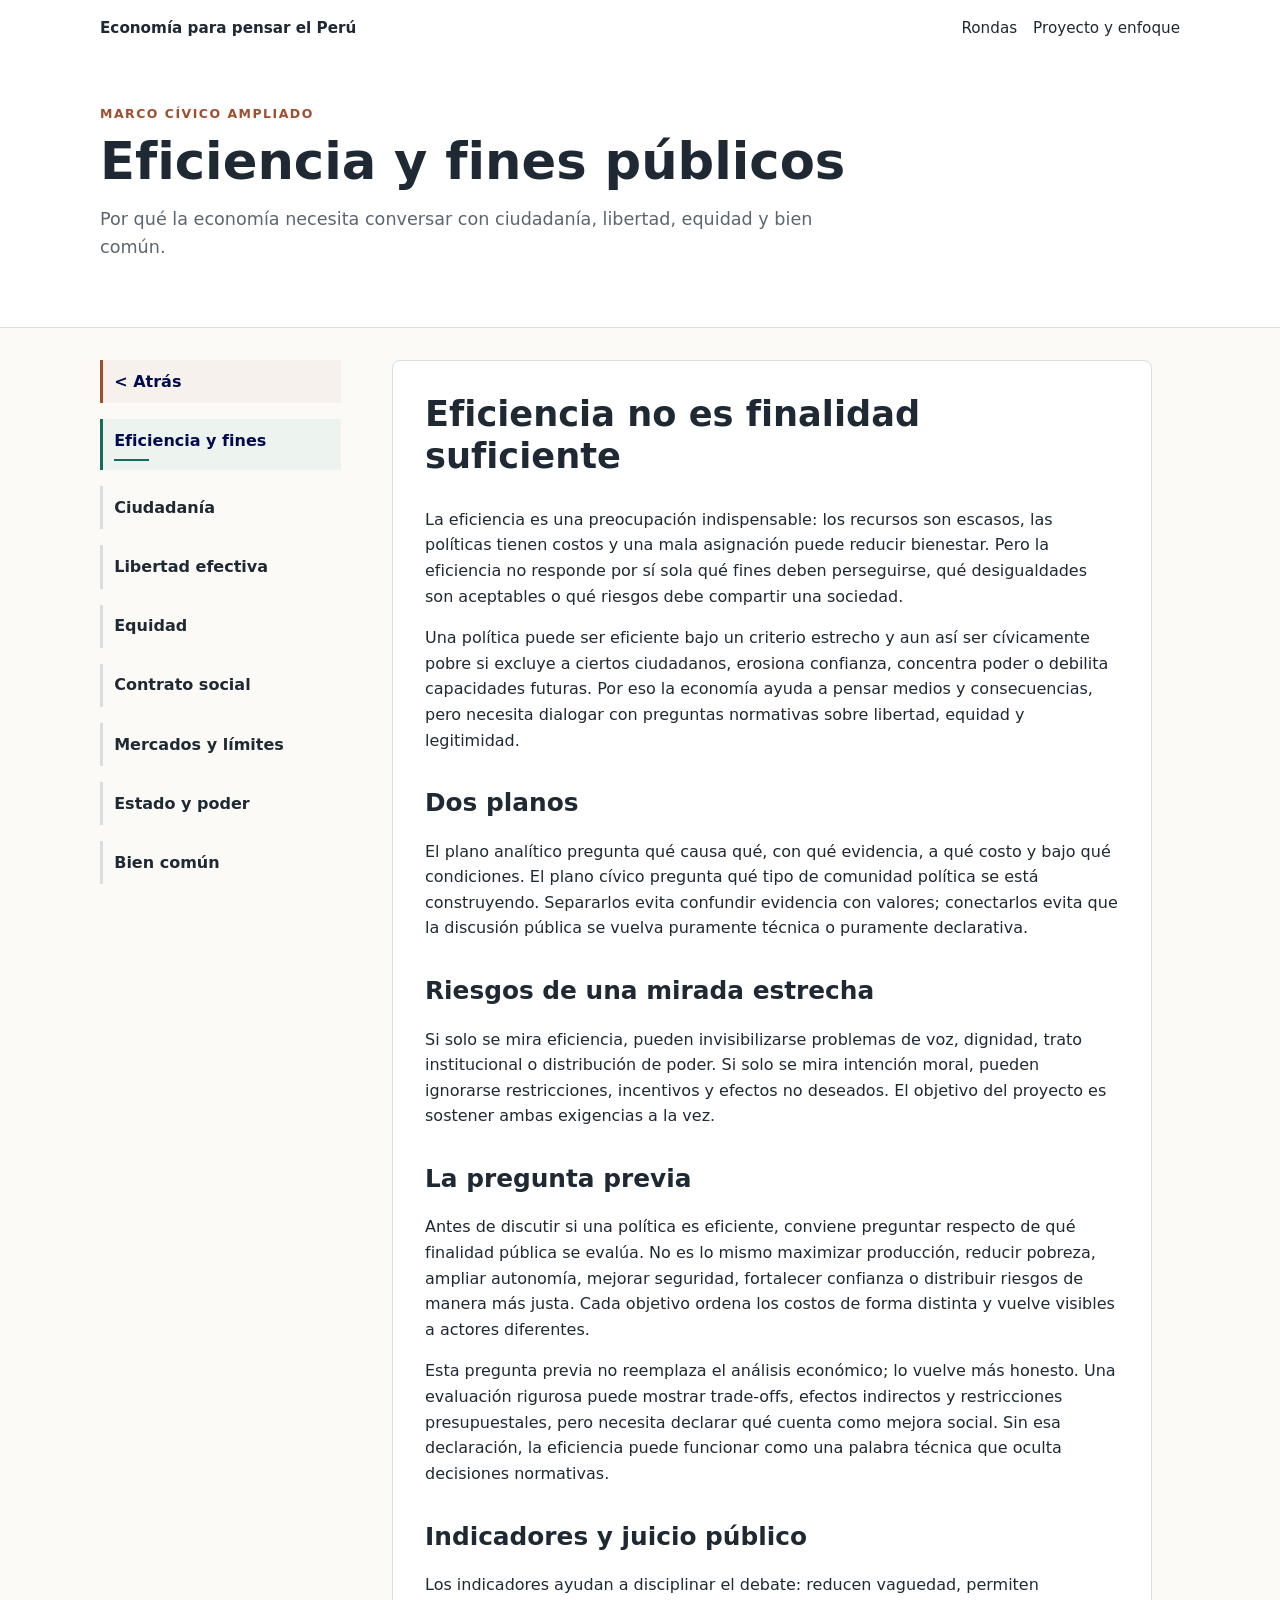
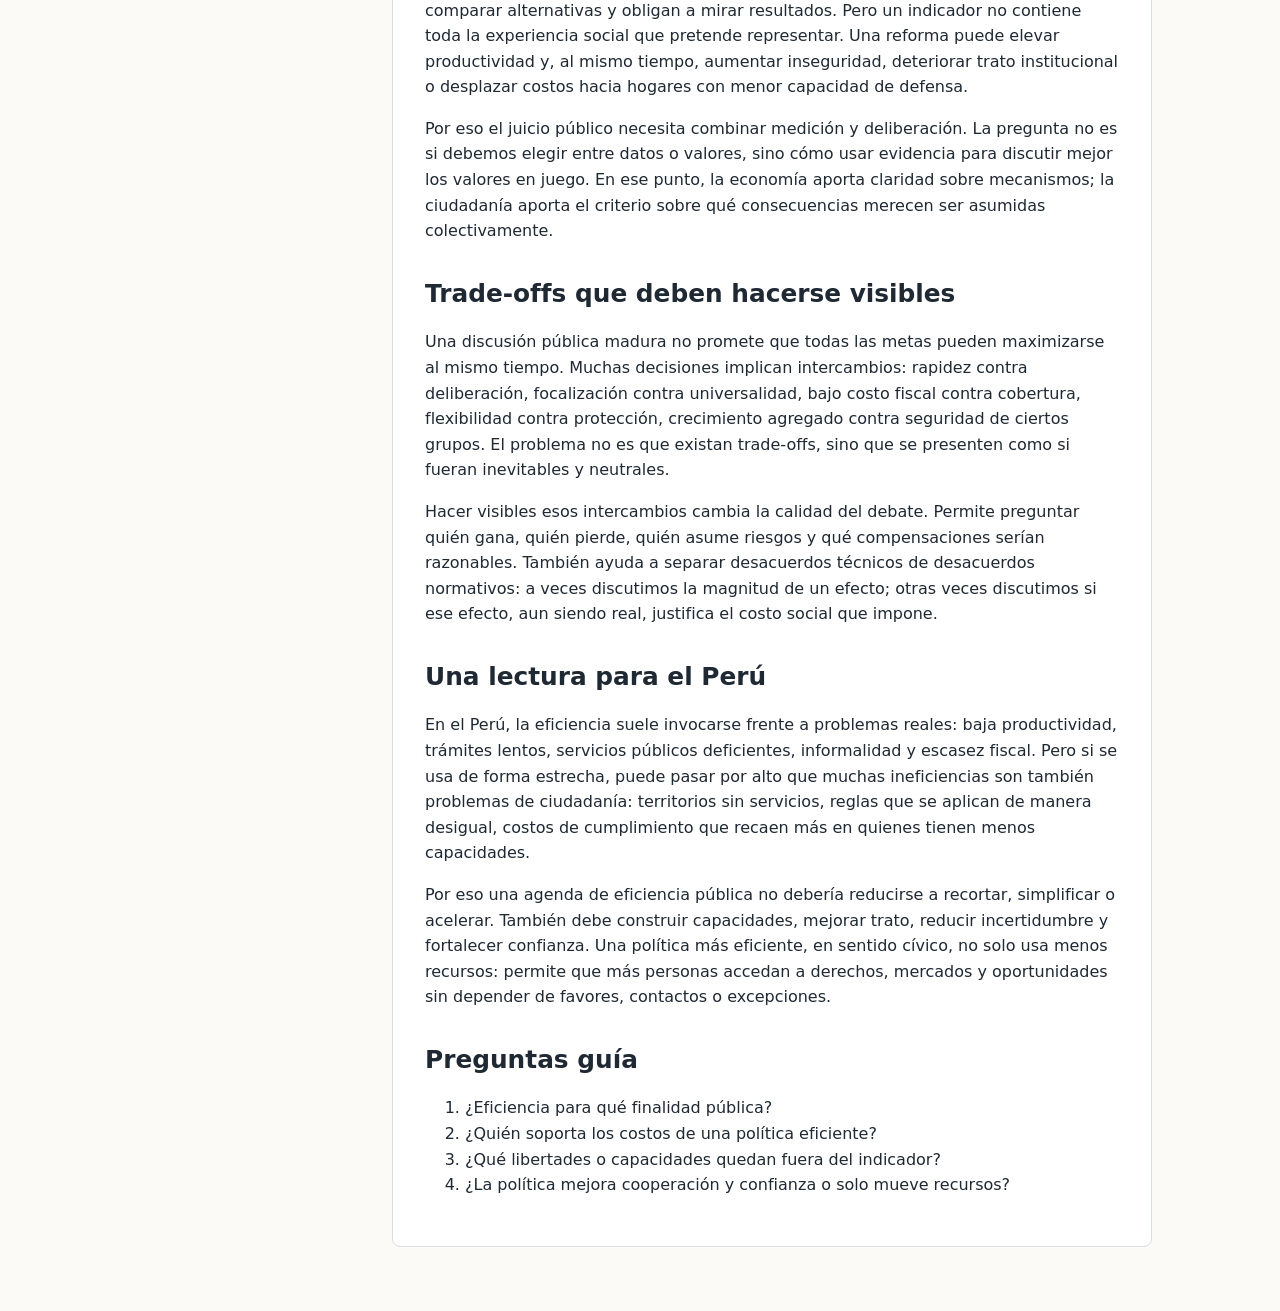
<file: marco-eficiencia.html>
<!doctype html>
<html lang="es">
  <head>
    <meta charset="utf-8">
    <meta name="viewport" content="width=device-width, initial-scale=1">
    <title>Eficiencia y fines públicos | Marco cívico</title>
    <meta name="description" content="Versión ampliada sobre eficiencia, fines públicos y límites de una lectura puramente técnica del desarrollo.">
    <link rel="stylesheet" href="styles.css?v=20260611-17">
  </head>
  <body>
    <header class="page-header">
      <nav class="topbar" aria-label="Navegación principal">
        <a class="brand" href="index.html">Economía para pensar el Perú</a>
        <a href="index.html#rondas">Rondas</a>
        <a href="about.html">Proyecto y enfoque</a>
      </nav>
      <div class="page-title">
        <p class="eyebrow">Marco cívico ampliado</p>
        <h1>Eficiencia y fines públicos</h1>
        <p>Por qué la economía necesita conversar con ciudadanía, libertad, equidad y bien común.</p>
      </div>
    </header>
    <main class="reader-layout civic-layout">
      <aside class="reader-panel civic-nav" aria-label="Marco cívico ampliado">
        <a class="back-link" href="marco-civico.html">Atrás</a>
        <a class="current" href="marco-eficiencia.html">Eficiencia y fines</a>
        <a href="marco-ciudadania.html">Ciudadanía</a>
        <a href="marco-libertad.html">Libertad efectiva</a>
        <a href="marco-equidad.html">Equidad</a>
        <a href="marco-contrato-social.html">Contrato social</a>
        <a href="marco-mercados.html">Mercados y límites</a>
        <a href="marco-estado.html">Estado y poder</a>
        <a href="marco-bien-comun.html">Bien común</a>
      </aside>
      <article class="article civic-article">
        <h1>Eficiencia no es finalidad suficiente</h1>
        <p>
          La eficiencia es una preocupación indispensable: los recursos son escasos, las políticas tienen costos y una mala asignación puede reducir bienestar. Pero la eficiencia no responde por sí sola qué fines deben perseguirse, qué desigualdades son aceptables o qué riesgos debe compartir una sociedad.
        </p>
        <p>
          Una política puede ser eficiente bajo un criterio estrecho y aun así ser cívicamente pobre si excluye a ciertos ciudadanos, erosiona confianza, concentra poder o debilita capacidades futuras. Por eso la economía ayuda a pensar medios y consecuencias, pero necesita dialogar con preguntas normativas sobre libertad, equidad y legitimidad.
        </p>
        <h2>Dos planos</h2>
        <p>
          El plano analítico pregunta qué causa qué, con qué evidencia, a qué costo y bajo qué condiciones. El plano cívico pregunta qué tipo de comunidad política se está construyendo. Separarlos evita confundir evidencia con valores; conectarlos evita que la discusión pública se vuelva puramente técnica o puramente declarativa.
        </p>
        <h2>Riesgos de una mirada estrecha</h2>
        <p>
          Si solo se mira eficiencia, pueden invisibilizarse problemas de voz, dignidad, trato institucional o distribución de poder. Si solo se mira intención moral, pueden ignorarse restricciones, incentivos y efectos no deseados. El objetivo del proyecto es sostener ambas exigencias a la vez.
        </p>
        <h2>La pregunta previa</h2>
        <p>
          Antes de discutir si una política es eficiente, conviene preguntar respecto de qué finalidad pública se evalúa. No es lo mismo maximizar producción, reducir pobreza, ampliar autonomía, mejorar seguridad, fortalecer confianza o distribuir riesgos de manera más justa. Cada objetivo ordena los costos de forma distinta y vuelve visibles a actores diferentes.
        </p>
        <p>
          Esta pregunta previa no reemplaza el análisis económico; lo vuelve más honesto. Una evaluación rigurosa puede mostrar trade-offs, efectos indirectos y restricciones presupuestales, pero necesita declarar qué cuenta como mejora social. Sin esa declaración, la eficiencia puede funcionar como una palabra técnica que oculta decisiones normativas.
        </p>
        <h2>Indicadores y juicio público</h2>
        <p>
          Los indicadores ayudan a disciplinar el debate: reducen vaguedad, permiten comparar alternativas y obligan a mirar resultados. Pero un indicador no contiene toda la experiencia social que pretende representar. Una reforma puede elevar productividad y, al mismo tiempo, aumentar inseguridad, deteriorar trato institucional o desplazar costos hacia hogares con menor capacidad de defensa.
        </p>
        <p>
          Por eso el juicio público necesita combinar medición y deliberación. La pregunta no es si debemos elegir entre datos o valores, sino cómo usar evidencia para discutir mejor los valores en juego. En ese punto, la economía aporta claridad sobre mecanismos; la ciudadanía aporta el criterio sobre qué consecuencias merecen ser asumidas colectivamente.
        </p>
        <h2>Trade-offs que deben hacerse visibles</h2>
        <p>
          Una discusión pública madura no promete que todas las metas pueden maximizarse al mismo tiempo. Muchas decisiones implican intercambios: rapidez contra deliberación, focalización contra universalidad, bajo costo fiscal contra cobertura, flexibilidad contra protección, crecimiento agregado contra seguridad de ciertos grupos. El problema no es que existan trade-offs, sino que se presenten como si fueran inevitables y neutrales.
        </p>
        <p>
          Hacer visibles esos intercambios cambia la calidad del debate. Permite preguntar quién gana, quién pierde, quién asume riesgos y qué compensaciones serían razonables. También ayuda a separar desacuerdos técnicos de desacuerdos normativos: a veces discutimos la magnitud de un efecto; otras veces discutimos si ese efecto, aun siendo real, justifica el costo social que impone.
        </p>
        <h2>Una lectura para el Perú</h2>
        <p>
          En el Perú, la eficiencia suele invocarse frente a problemas reales: baja productividad, trámites lentos, servicios públicos deficientes, informalidad y escasez fiscal. Pero si se usa de forma estrecha, puede pasar por alto que muchas ineficiencias son también problemas de ciudadanía: territorios sin servicios, reglas que se aplican de manera desigual, costos de cumplimiento que recaen más en quienes tienen menos capacidades.
        </p>
        <p>
          Por eso una agenda de eficiencia pública no debería reducirse a recortar, simplificar o acelerar. También debe construir capacidades, mejorar trato, reducir incertidumbre y fortalecer confianza. Una política más eficiente, en sentido cívico, no solo usa menos recursos: permite que más personas accedan a derechos, mercados y oportunidades sin depender de favores, contactos o excepciones.
        </p>
        <h2>Preguntas guía</h2>
        <ol>
          <li>¿Eficiencia para qué finalidad pública?</li>
          <li>¿Quién soporta los costos de una política eficiente?</li>
          <li>¿Qué libertades o capacidades quedan fuera del indicador?</li>
          <li>¿La política mejora cooperación y confianza o solo mueve recursos?</li>
        </ol>
      </article>
    </main>
  </body>
</html>
</file>
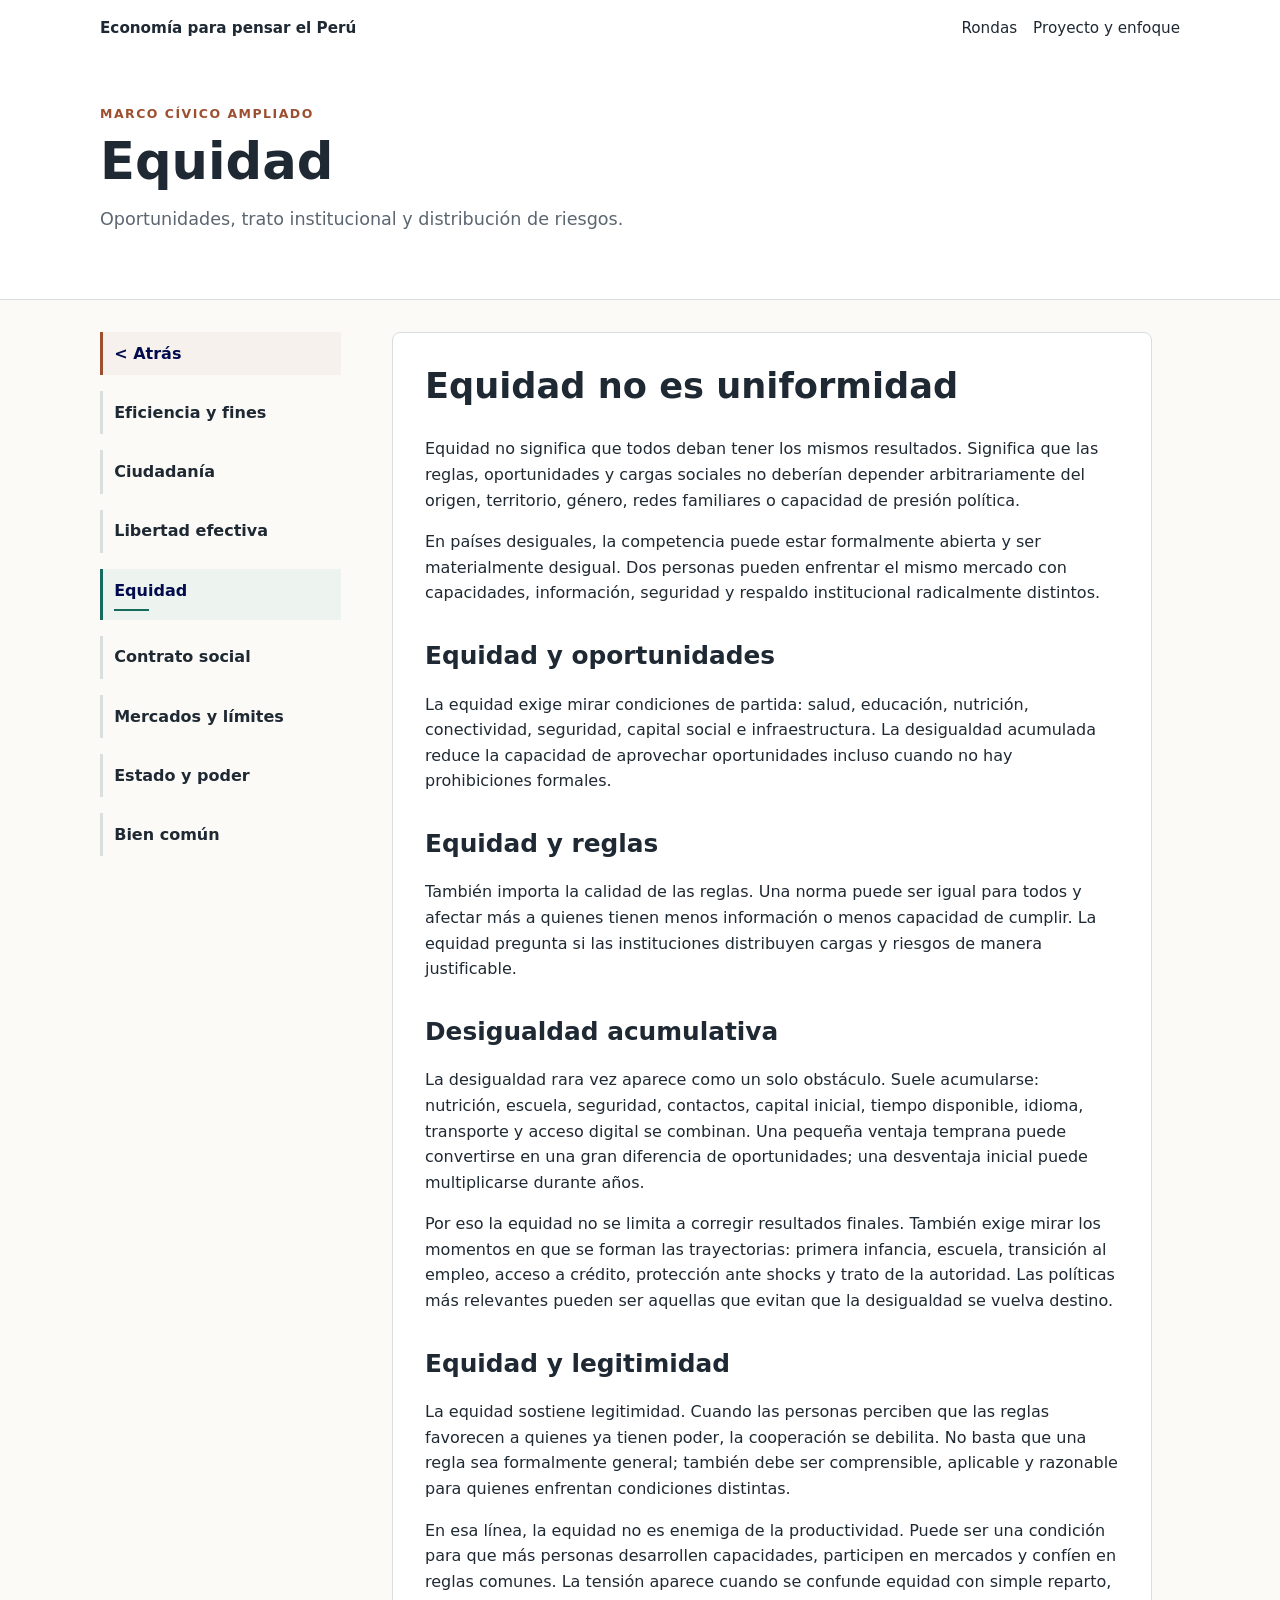
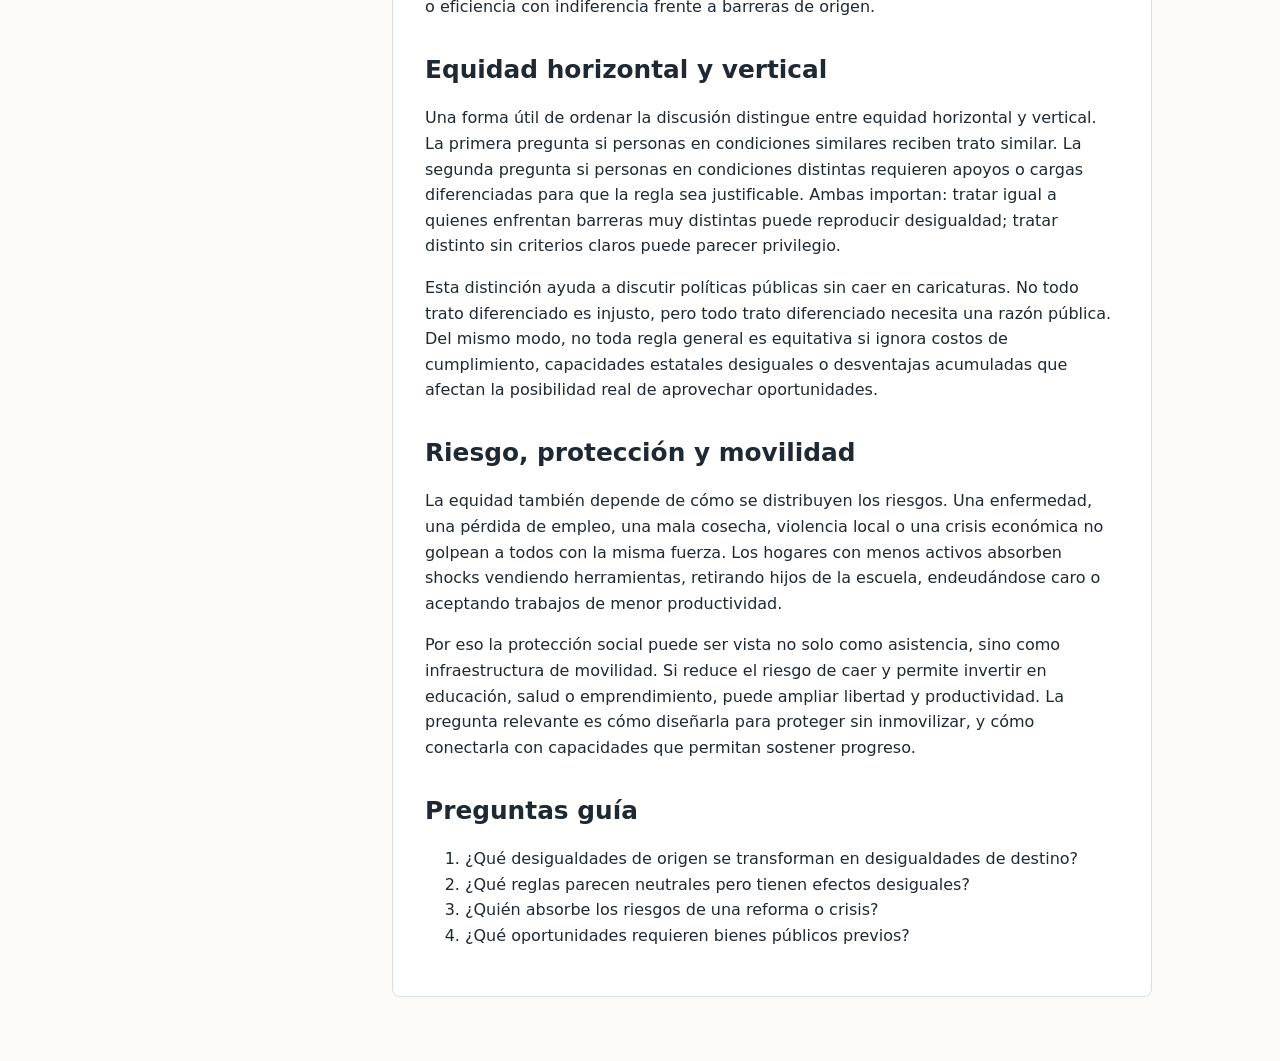
<file: marco-equidad.html>
<!doctype html>
<html lang="es">
  <head>
    <meta charset="utf-8">
    <meta name="viewport" content="width=device-width, initial-scale=1">
    <title>Equidad | Marco cívico</title>
    <meta name="description" content="Versión ampliada sobre equidad, oportunidades y reglas justas.">
    <link rel="stylesheet" href="styles.css?v=20260611-17">
  </head>
  <body>
    <header class="page-header">
      <nav class="topbar" aria-label="Navegación principal">
        <a class="brand" href="index.html">Economía para pensar el Perú</a>
        <a href="index.html#rondas">Rondas</a>
        <a href="about.html">Proyecto y enfoque</a>
      </nav>
      <div class="page-title">
        <p class="eyebrow">Marco cívico ampliado</p>
        <h1>Equidad</h1>
        <p>Oportunidades, trato institucional y distribución de riesgos.</p>
      </div>
    </header>
    <main class="reader-layout civic-layout">
      <aside class="reader-panel civic-nav" aria-label="Marco cívico ampliado">
        <a class="back-link" href="marco-civico.html">Atrás</a>
        <a href="marco-eficiencia.html">Eficiencia y fines</a>
        <a href="marco-ciudadania.html">Ciudadanía</a>
        <a href="marco-libertad.html">Libertad efectiva</a>
        <a class="current" href="marco-equidad.html">Equidad</a>
        <a href="marco-contrato-social.html">Contrato social</a>
        <a href="marco-mercados.html">Mercados y límites</a>
        <a href="marco-estado.html">Estado y poder</a>
        <a href="marco-bien-comun.html">Bien común</a>
      </aside>
      <article class="article civic-article">
        <h1>Equidad no es uniformidad</h1>
        <p>
          Equidad no significa que todos deban tener los mismos resultados. Significa que las reglas, oportunidades y cargas sociales no deberían depender arbitrariamente del origen, territorio, género, redes familiares o capacidad de presión política.
        </p>
        <p>
          En países desiguales, la competencia puede estar formalmente abierta y ser materialmente desigual. Dos personas pueden enfrentar el mismo mercado con capacidades, información, seguridad y respaldo institucional radicalmente distintos.
        </p>
        <h2>Equidad y oportunidades</h2>
        <p>
          La equidad exige mirar condiciones de partida: salud, educación, nutrición, conectividad, seguridad, capital social e infraestructura. La desigualdad acumulada reduce la capacidad de aprovechar oportunidades incluso cuando no hay prohibiciones formales.
        </p>
        <h2>Equidad y reglas</h2>
        <p>
          También importa la calidad de las reglas. Una norma puede ser igual para todos y afectar más a quienes tienen menos información o menos capacidad de cumplir. La equidad pregunta si las instituciones distribuyen cargas y riesgos de manera justificable.
        </p>
        <h2>Desigualdad acumulativa</h2>
        <p>
          La desigualdad rara vez aparece como un solo obstáculo. Suele acumularse: nutrición, escuela, seguridad, contactos, capital inicial, tiempo disponible, idioma, transporte y acceso digital se combinan. Una pequeña ventaja temprana puede convertirse en una gran diferencia de oportunidades; una desventaja inicial puede multiplicarse durante años.
        </p>
        <p>
          Por eso la equidad no se limita a corregir resultados finales. También exige mirar los momentos en que se forman las trayectorias: primera infancia, escuela, transición al empleo, acceso a crédito, protección ante shocks y trato de la autoridad. Las políticas más relevantes pueden ser aquellas que evitan que la desigualdad se vuelva destino.
        </p>
        <h2>Equidad y legitimidad</h2>
        <p>
          La equidad sostiene legitimidad. Cuando las personas perciben que las reglas favorecen a quienes ya tienen poder, la cooperación se debilita. No basta que una regla sea formalmente general; también debe ser comprensible, aplicable y razonable para quienes enfrentan condiciones distintas.
        </p>
        <p>
          En esa línea, la equidad no es enemiga de la productividad. Puede ser una condición para que más personas desarrollen capacidades, participen en mercados y confíen en reglas comunes. La tensión aparece cuando se confunde equidad con simple reparto, o eficiencia con indiferencia frente a barreras de origen.
        </p>
        <h2>Equidad horizontal y vertical</h2>
        <p>
          Una forma útil de ordenar la discusión distingue entre equidad horizontal y vertical. La primera pregunta si personas en condiciones similares reciben trato similar. La segunda pregunta si personas en condiciones distintas requieren apoyos o cargas diferenciadas para que la regla sea justificable. Ambas importan: tratar igual a quienes enfrentan barreras muy distintas puede reproducir desigualdad; tratar distinto sin criterios claros puede parecer privilegio.
        </p>
        <p>
          Esta distinción ayuda a discutir políticas públicas sin caer en caricaturas. No todo trato diferenciado es injusto, pero todo trato diferenciado necesita una razón pública. Del mismo modo, no toda regla general es equitativa si ignora costos de cumplimiento, capacidades estatales desiguales o desventajas acumuladas que afectan la posibilidad real de aprovechar oportunidades.
        </p>
        <h2>Riesgo, protección y movilidad</h2>
        <p>
          La equidad también depende de cómo se distribuyen los riesgos. Una enfermedad, una pérdida de empleo, una mala cosecha, violencia local o una crisis económica no golpean a todos con la misma fuerza. Los hogares con menos activos absorben shocks vendiendo herramientas, retirando hijos de la escuela, endeudándose caro o aceptando trabajos de menor productividad.
        </p>
        <p>
          Por eso la protección social puede ser vista no solo como asistencia, sino como infraestructura de movilidad. Si reduce el riesgo de caer y permite invertir en educación, salud o emprendimiento, puede ampliar libertad y productividad. La pregunta relevante es cómo diseñarla para proteger sin inmovilizar, y cómo conectarla con capacidades que permitan sostener progreso.
        </p>
        <h2>Preguntas guía</h2>
        <ol>
          <li>¿Qué desigualdades de origen se transforman en desigualdades de destino?</li>
          <li>¿Qué reglas parecen neutrales pero tienen efectos desiguales?</li>
          <li>¿Quién absorbe los riesgos de una reforma o crisis?</li>
          <li>¿Qué oportunidades requieren bienes públicos previos?</li>
        </ol>
      </article>
    </main>
  </body>
</html>
</file>
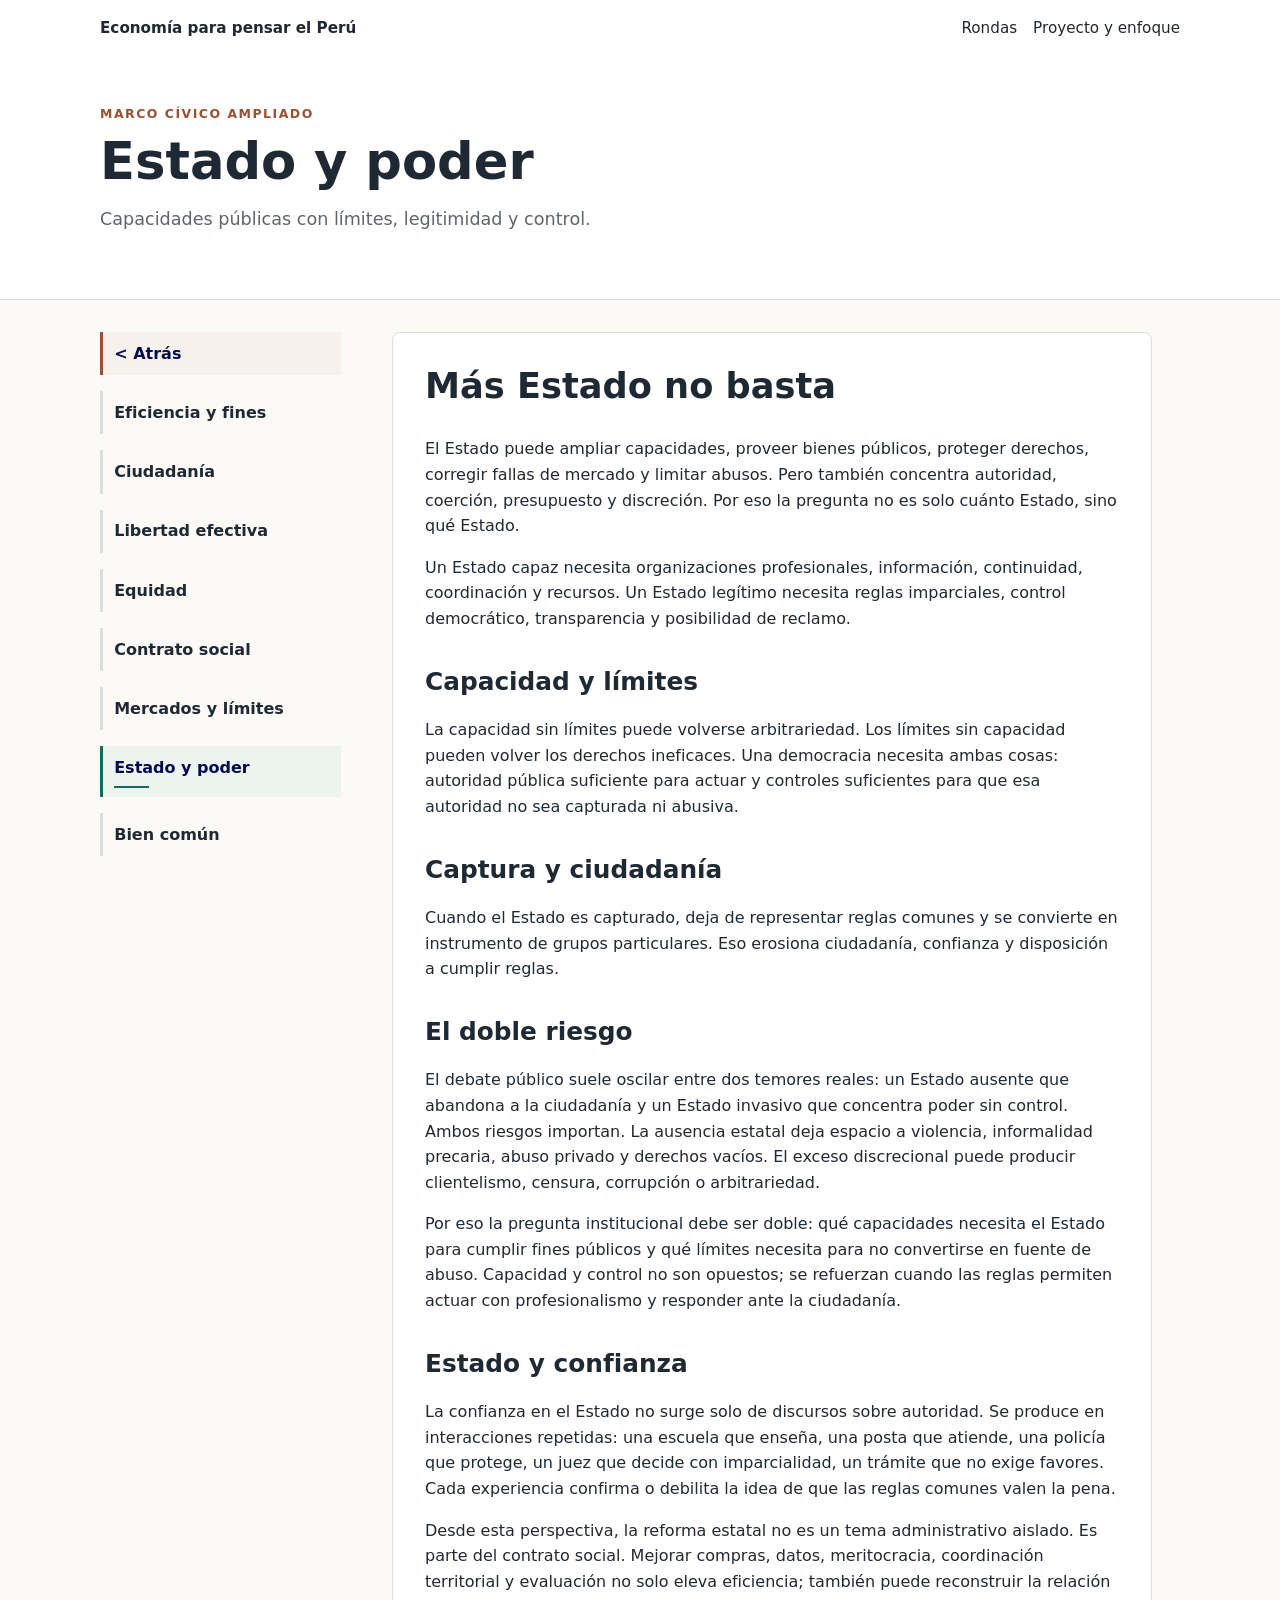
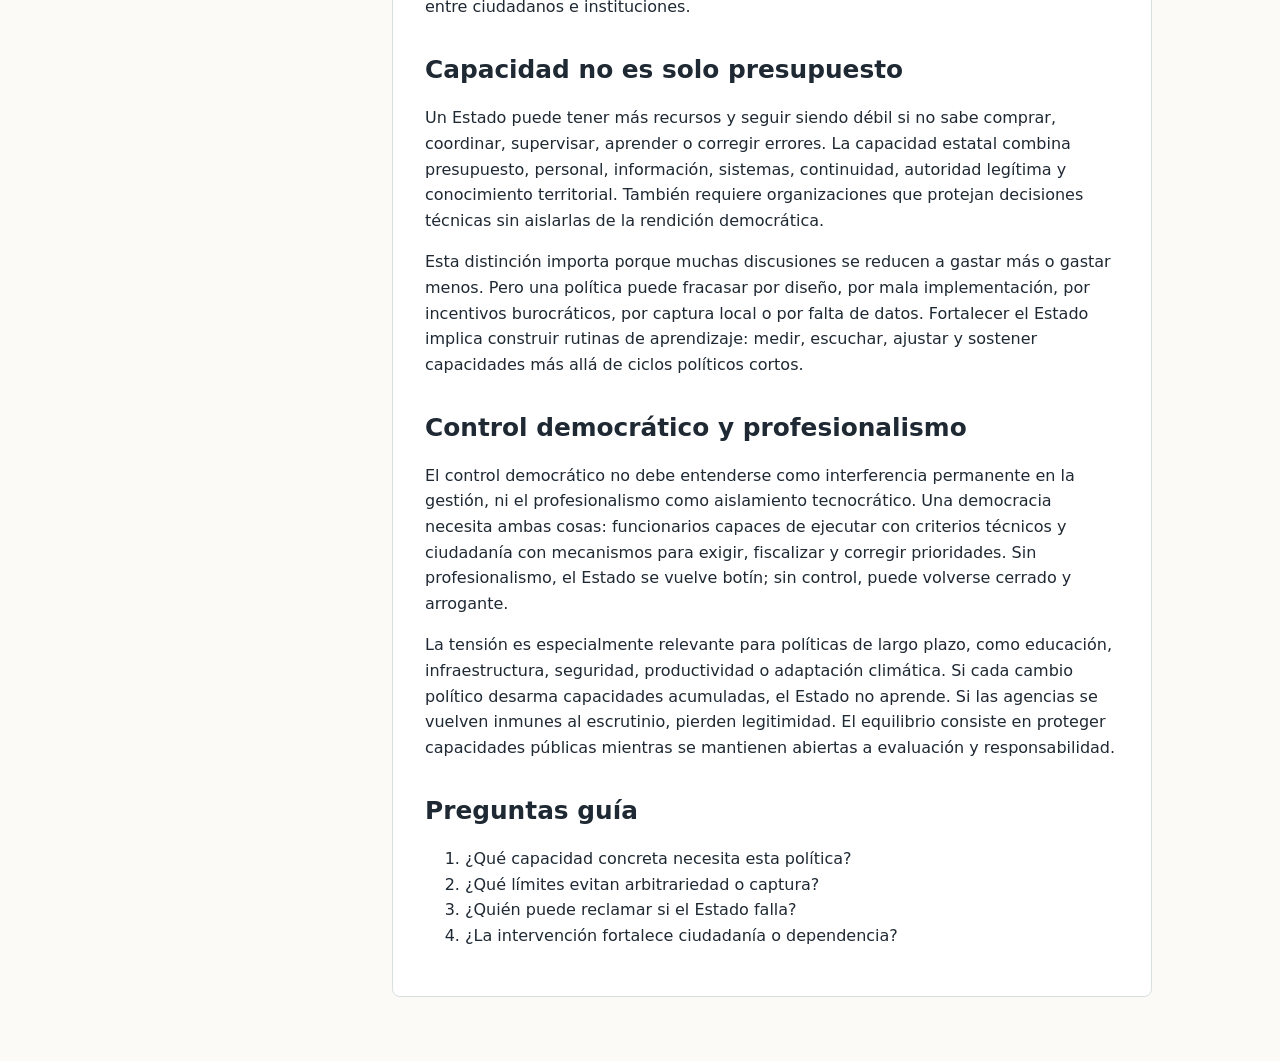
<file: marco-estado.html>
<!doctype html>
<html lang="es">
  <head>
    <meta charset="utf-8">
    <meta name="viewport" content="width=device-width, initial-scale=1">
    <title>Estado y poder | Marco cívico</title>
    <meta name="description" content="Versión ampliada sobre Estado, capacidad pública, límites y control democrático.">
    <link rel="stylesheet" href="styles.css?v=20260611-17">
  </head>
  <body>
    <header class="page-header">
      <nav class="topbar" aria-label="Navegación principal">
        <a class="brand" href="index.html">Economía para pensar el Perú</a>
        <a href="index.html#rondas">Rondas</a>
        <a href="about.html">Proyecto y enfoque</a>
      </nav>
      <div class="page-title">
        <p class="eyebrow">Marco cívico ampliado</p>
        <h1>Estado y poder</h1>
        <p>Capacidades públicas con límites, legitimidad y control.</p>
      </div>
    </header>
    <main class="reader-layout civic-layout">
      <aside class="reader-panel civic-nav" aria-label="Marco cívico ampliado">
        <a class="back-link" href="marco-civico.html">Atrás</a>
        <a href="marco-eficiencia.html">Eficiencia y fines</a>
        <a href="marco-ciudadania.html">Ciudadanía</a>
        <a href="marco-libertad.html">Libertad efectiva</a>
        <a href="marco-equidad.html">Equidad</a>
        <a href="marco-contrato-social.html">Contrato social</a>
        <a href="marco-mercados.html">Mercados y límites</a>
        <a class="current" href="marco-estado.html">Estado y poder</a>
        <a href="marco-bien-comun.html">Bien común</a>
      </aside>
      <article class="article civic-article">
        <h1>Más Estado no basta</h1>
        <p>
          El Estado puede ampliar capacidades, proveer bienes públicos, proteger derechos, corregir fallas de mercado y limitar abusos. Pero también concentra autoridad, coerción, presupuesto y discreción. Por eso la pregunta no es solo cuánto Estado, sino qué Estado.
        </p>
        <p>
          Un Estado capaz necesita organizaciones profesionales, información, continuidad, coordinación y recursos. Un Estado legítimo necesita reglas imparciales, control democrático, transparencia y posibilidad de reclamo.
        </p>
        <h2>Capacidad y límites</h2>
        <p>
          La capacidad sin límites puede volverse arbitrariedad. Los límites sin capacidad pueden volver los derechos ineficaces. Una democracia necesita ambas cosas: autoridad pública suficiente para actuar y controles suficientes para que esa autoridad no sea capturada ni abusiva.
        </p>
        <h2>Captura y ciudadanía</h2>
        <p>
          Cuando el Estado es capturado, deja de representar reglas comunes y se convierte en instrumento de grupos particulares. Eso erosiona ciudadanía, confianza y disposición a cumplir reglas.
        </p>
        <h2>El doble riesgo</h2>
        <p>
          El debate público suele oscilar entre dos temores reales: un Estado ausente que abandona a la ciudadanía y un Estado invasivo que concentra poder sin control. Ambos riesgos importan. La ausencia estatal deja espacio a violencia, informalidad precaria, abuso privado y derechos vacíos. El exceso discrecional puede producir clientelismo, censura, corrupción o arbitrariedad.
        </p>
        <p>
          Por eso la pregunta institucional debe ser doble: qué capacidades necesita el Estado para cumplir fines públicos y qué límites necesita para no convertirse en fuente de abuso. Capacidad y control no son opuestos; se refuerzan cuando las reglas permiten actuar con profesionalismo y responder ante la ciudadanía.
        </p>
        <h2>Estado y confianza</h2>
        <p>
          La confianza en el Estado no surge solo de discursos sobre autoridad. Se produce en interacciones repetidas: una escuela que enseña, una posta que atiende, una policía que protege, un juez que decide con imparcialidad, un trámite que no exige favores. Cada experiencia confirma o debilita la idea de que las reglas comunes valen la pena.
        </p>
        <p>
          Desde esta perspectiva, la reforma estatal no es un tema administrativo aislado. Es parte del contrato social. Mejorar compras, datos, meritocracia, coordinación territorial y evaluación no solo eleva eficiencia; también puede reconstruir la relación entre ciudadanos e instituciones.
        </p>
        <h2>Capacidad no es solo presupuesto</h2>
        <p>
          Un Estado puede tener más recursos y seguir siendo débil si no sabe comprar, coordinar, supervisar, aprender o corregir errores. La capacidad estatal combina presupuesto, personal, información, sistemas, continuidad, autoridad legítima y conocimiento territorial. También requiere organizaciones que protejan decisiones técnicas sin aislarlas de la rendición democrática.
        </p>
        <p>
          Esta distinción importa porque muchas discusiones se reducen a gastar más o gastar menos. Pero una política puede fracasar por diseño, por mala implementación, por incentivos burocráticos, por captura local o por falta de datos. Fortalecer el Estado implica construir rutinas de aprendizaje: medir, escuchar, ajustar y sostener capacidades más allá de ciclos políticos cortos.
        </p>
        <h2>Control democrático y profesionalismo</h2>
        <p>
          El control democrático no debe entenderse como interferencia permanente en la gestión, ni el profesionalismo como aislamiento tecnocrático. Una democracia necesita ambas cosas: funcionarios capaces de ejecutar con criterios técnicos y ciudadanía con mecanismos para exigir, fiscalizar y corregir prioridades. Sin profesionalismo, el Estado se vuelve botín; sin control, puede volverse cerrado y arrogante.
        </p>
        <p>
          La tensión es especialmente relevante para políticas de largo plazo, como educación, infraestructura, seguridad, productividad o adaptación climática. Si cada cambio político desarma capacidades acumuladas, el Estado no aprende. Si las agencias se vuelven inmunes al escrutinio, pierden legitimidad. El equilibrio consiste en proteger capacidades públicas mientras se mantienen abiertas a evaluación y responsabilidad.
        </p>
        <h2>Preguntas guía</h2>
        <ol>
          <li>¿Qué capacidad concreta necesita esta política?</li>
          <li>¿Qué límites evitan arbitrariedad o captura?</li>
          <li>¿Quién puede reclamar si el Estado falla?</li>
          <li>¿La intervención fortalece ciudadanía o dependencia?</li>
        </ol>
      </article>
    </main>
  </body>
</html>
</file>
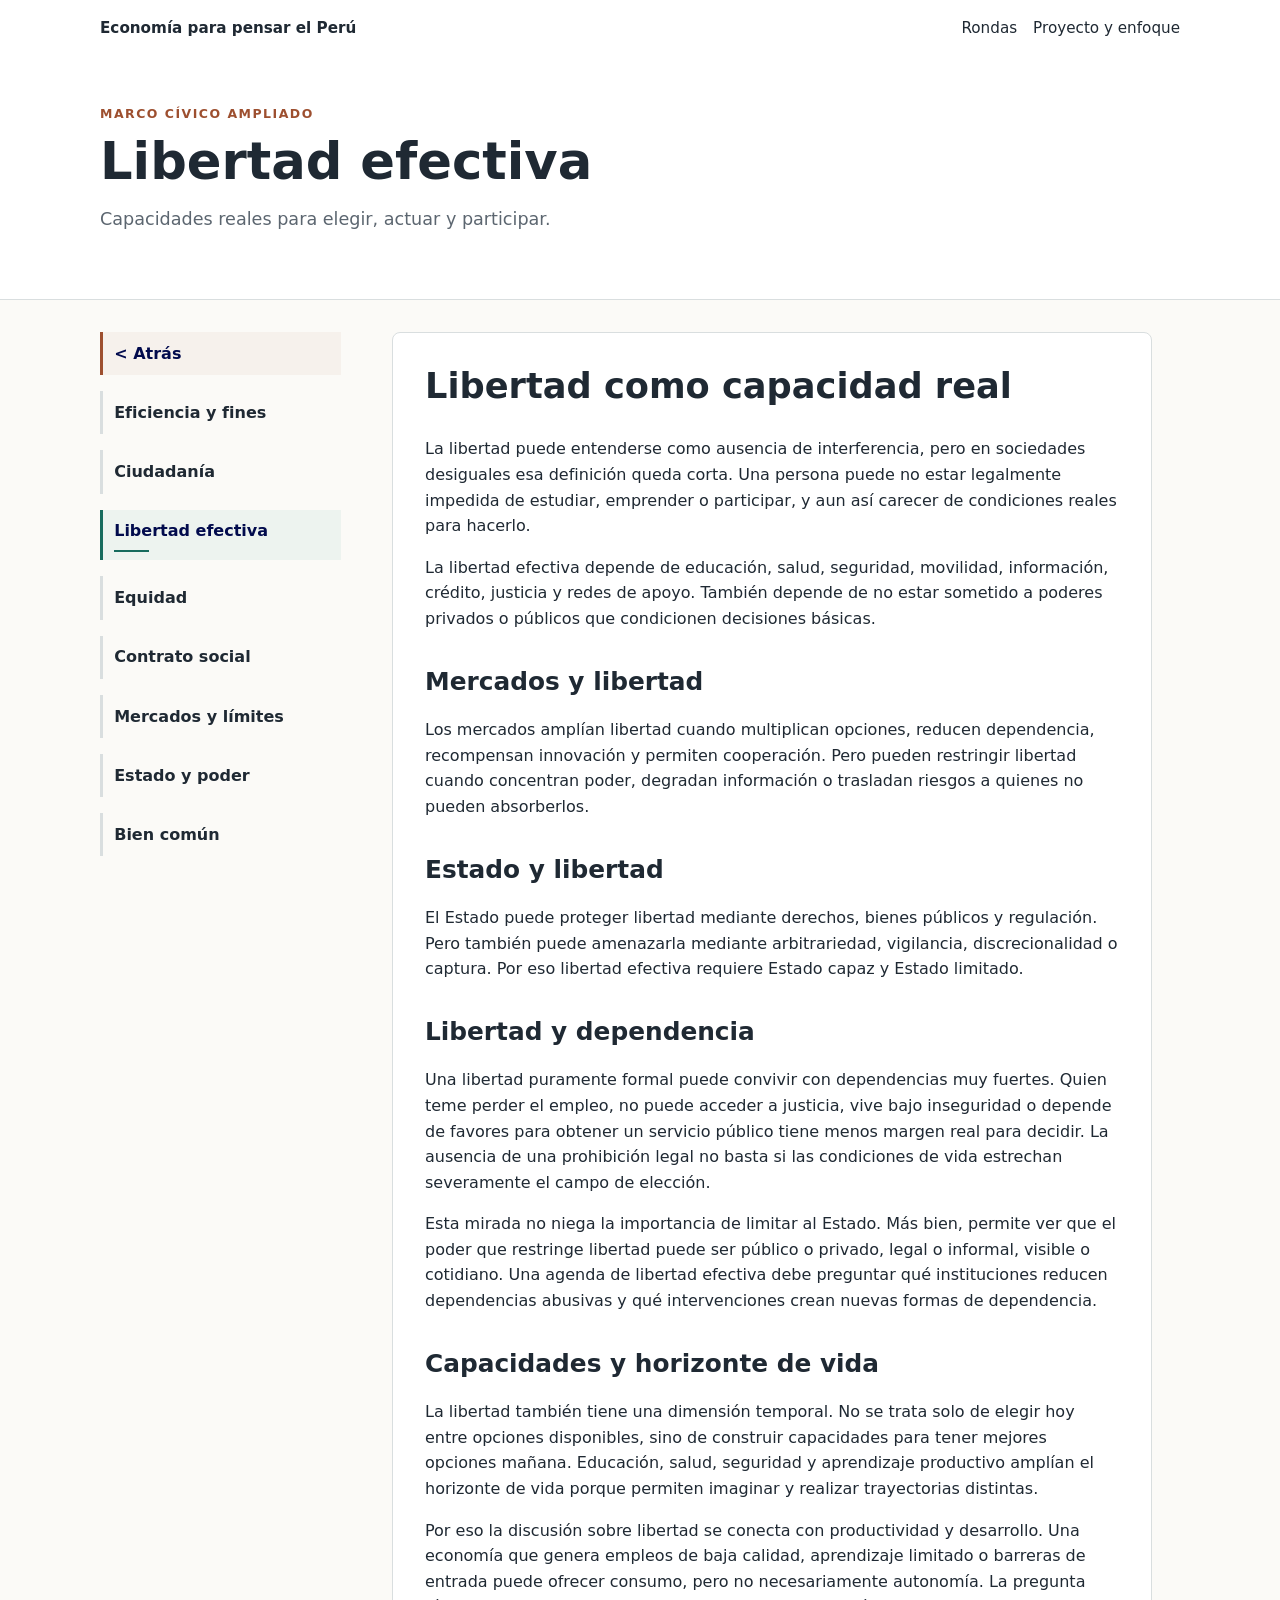
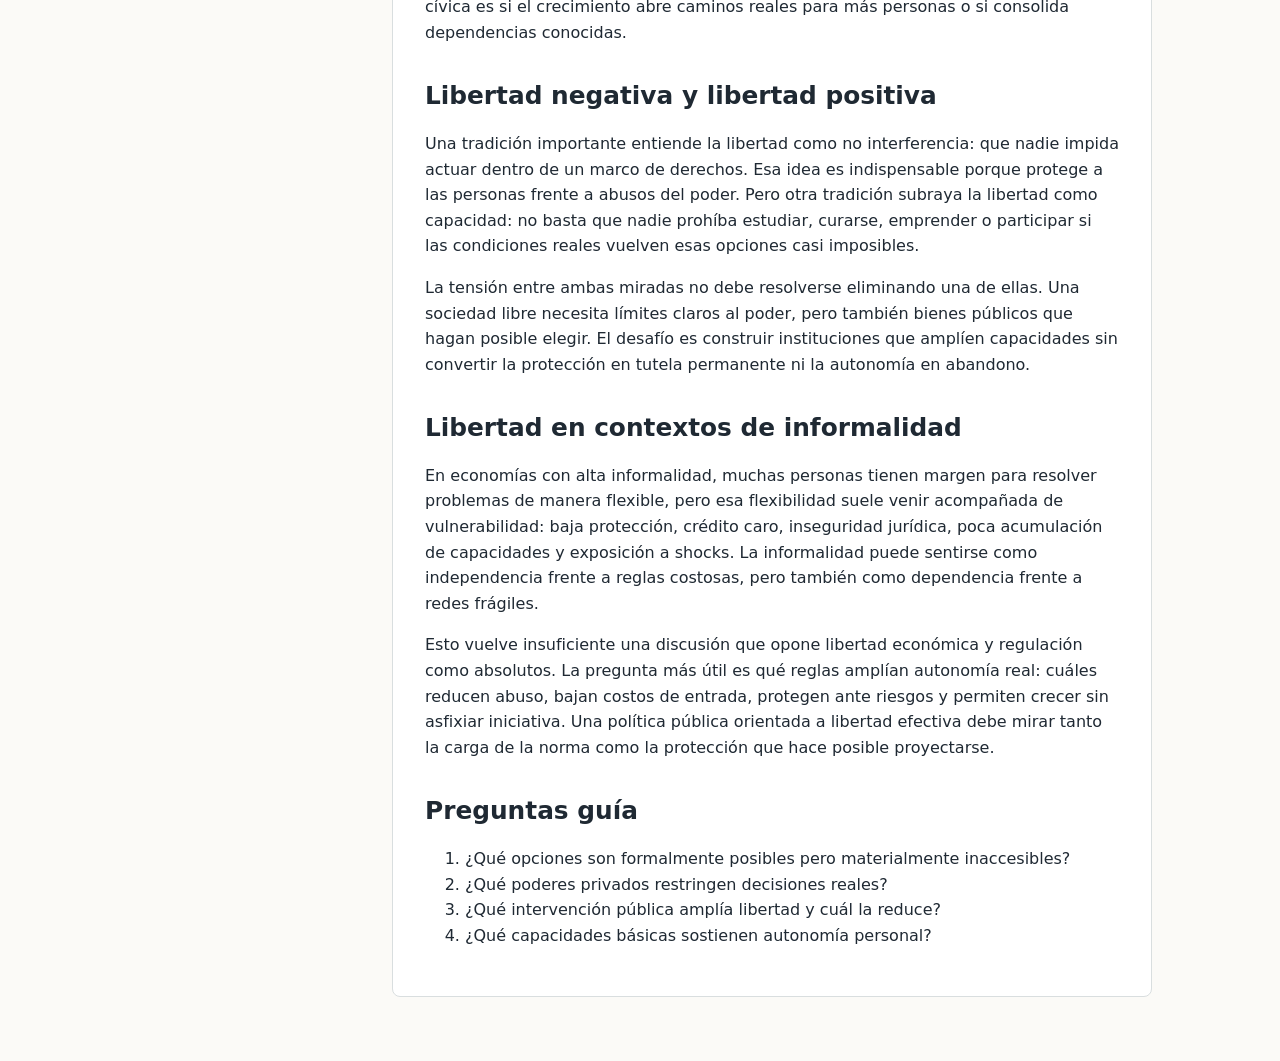
<file: marco-libertad.html>
<!doctype html>
<html lang="es">
  <head>
    <meta charset="utf-8">
    <meta name="viewport" content="width=device-width, initial-scale=1">
    <title>Libertad efectiva | Marco cívico</title>
    <meta name="description" content="Versión ampliada sobre libertad efectiva, capacidades y condiciones materiales para elegir.">
    <link rel="stylesheet" href="styles.css?v=20260611-17">
  </head>
  <body>
    <header class="page-header">
      <nav class="topbar" aria-label="Navegación principal">
        <a class="brand" href="index.html">Economía para pensar el Perú</a>
        <a href="index.html#rondas">Rondas</a>
        <a href="about.html">Proyecto y enfoque</a>
      </nav>
      <div class="page-title">
        <p class="eyebrow">Marco cívico ampliado</p>
        <h1>Libertad efectiva</h1>
        <p>Capacidades reales para elegir, actuar y participar.</p>
      </div>
    </header>
    <main class="reader-layout civic-layout">
      <aside class="reader-panel civic-nav" aria-label="Marco cívico ampliado">
        <a class="back-link" href="marco-civico.html">Atrás</a>
        <a href="marco-eficiencia.html">Eficiencia y fines</a>
        <a href="marco-ciudadania.html">Ciudadanía</a>
        <a class="current" href="marco-libertad.html">Libertad efectiva</a>
        <a href="marco-equidad.html">Equidad</a>
        <a href="marco-contrato-social.html">Contrato social</a>
        <a href="marco-mercados.html">Mercados y límites</a>
        <a href="marco-estado.html">Estado y poder</a>
        <a href="marco-bien-comun.html">Bien común</a>
      </aside>
      <article class="article civic-article">
        <h1>Libertad como capacidad real</h1>
        <p>
          La libertad puede entenderse como ausencia de interferencia, pero en sociedades desiguales esa definición queda corta. Una persona puede no estar legalmente impedida de estudiar, emprender o participar, y aun así carecer de condiciones reales para hacerlo.
        </p>
        <p>
          La libertad efectiva depende de educación, salud, seguridad, movilidad, información, crédito, justicia y redes de apoyo. También depende de no estar sometido a poderes privados o públicos que condicionen decisiones básicas.
        </p>
        <h2>Mercados y libertad</h2>
        <p>
          Los mercados amplían libertad cuando multiplican opciones, reducen dependencia, recompensan innovación y permiten cooperación. Pero pueden restringir libertad cuando concentran poder, degradan información o trasladan riesgos a quienes no pueden absorberlos.
        </p>
        <h2>Estado y libertad</h2>
        <p>
          El Estado puede proteger libertad mediante derechos, bienes públicos y regulación. Pero también puede amenazarla mediante arbitrariedad, vigilancia, discrecionalidad o captura. Por eso libertad efectiva requiere Estado capaz y Estado limitado.
        </p>
        <h2>Libertad y dependencia</h2>
        <p>
          Una libertad puramente formal puede convivir con dependencias muy fuertes. Quien teme perder el empleo, no puede acceder a justicia, vive bajo inseguridad o depende de favores para obtener un servicio público tiene menos margen real para decidir. La ausencia de una prohibición legal no basta si las condiciones de vida estrechan severamente el campo de elección.
        </p>
        <p>
          Esta mirada no niega la importancia de limitar al Estado. Más bien, permite ver que el poder que restringe libertad puede ser público o privado, legal o informal, visible o cotidiano. Una agenda de libertad efectiva debe preguntar qué instituciones reducen dependencias abusivas y qué intervenciones crean nuevas formas de dependencia.
        </p>
        <h2>Capacidades y horizonte de vida</h2>
        <p>
          La libertad también tiene una dimensión temporal. No se trata solo de elegir hoy entre opciones disponibles, sino de construir capacidades para tener mejores opciones mañana. Educación, salud, seguridad y aprendizaje productivo amplían el horizonte de vida porque permiten imaginar y realizar trayectorias distintas.
        </p>
        <p>
          Por eso la discusión sobre libertad se conecta con productividad y desarrollo. Una economía que genera empleos de baja calidad, aprendizaje limitado o barreras de entrada puede ofrecer consumo, pero no necesariamente autonomía. La pregunta cívica es si el crecimiento abre caminos reales para más personas o si consolida dependencias conocidas.
        </p>
        <h2>Libertad negativa y libertad positiva</h2>
        <p>
          Una tradición importante entiende la libertad como no interferencia: que nadie impida actuar dentro de un marco de derechos. Esa idea es indispensable porque protege a las personas frente a abusos del poder. Pero otra tradición subraya la libertad como capacidad: no basta que nadie prohíba estudiar, curarse, emprender o participar si las condiciones reales vuelven esas opciones casi imposibles.
        </p>
        <p>
          La tensión entre ambas miradas no debe resolverse eliminando una de ellas. Una sociedad libre necesita límites claros al poder, pero también bienes públicos que hagan posible elegir. El desafío es construir instituciones que amplíen capacidades sin convertir la protección en tutela permanente ni la autonomía en abandono.
        </p>
        <h2>Libertad en contextos de informalidad</h2>
        <p>
          En economías con alta informalidad, muchas personas tienen margen para resolver problemas de manera flexible, pero esa flexibilidad suele venir acompañada de vulnerabilidad: baja protección, crédito caro, inseguridad jurídica, poca acumulación de capacidades y exposición a shocks. La informalidad puede sentirse como independencia frente a reglas costosas, pero también como dependencia frente a redes frágiles.
        </p>
        <p>
          Esto vuelve insuficiente una discusión que opone libertad económica y regulación como absolutos. La pregunta más útil es qué reglas amplían autonomía real: cuáles reducen abuso, bajan costos de entrada, protegen ante riesgos y permiten crecer sin asfixiar iniciativa. Una política pública orientada a libertad efectiva debe mirar tanto la carga de la norma como la protección que hace posible proyectarse.
        </p>
        <h2>Preguntas guía</h2>
        <ol>
          <li>¿Qué opciones son formalmente posibles pero materialmente inaccesibles?</li>
          <li>¿Qué poderes privados restringen decisiones reales?</li>
          <li>¿Qué intervención pública amplía libertad y cuál la reduce?</li>
          <li>¿Qué capacidades básicas sostienen autonomía personal?</li>
        </ol>
      </article>
    </main>
  </body>
</html>
</file>
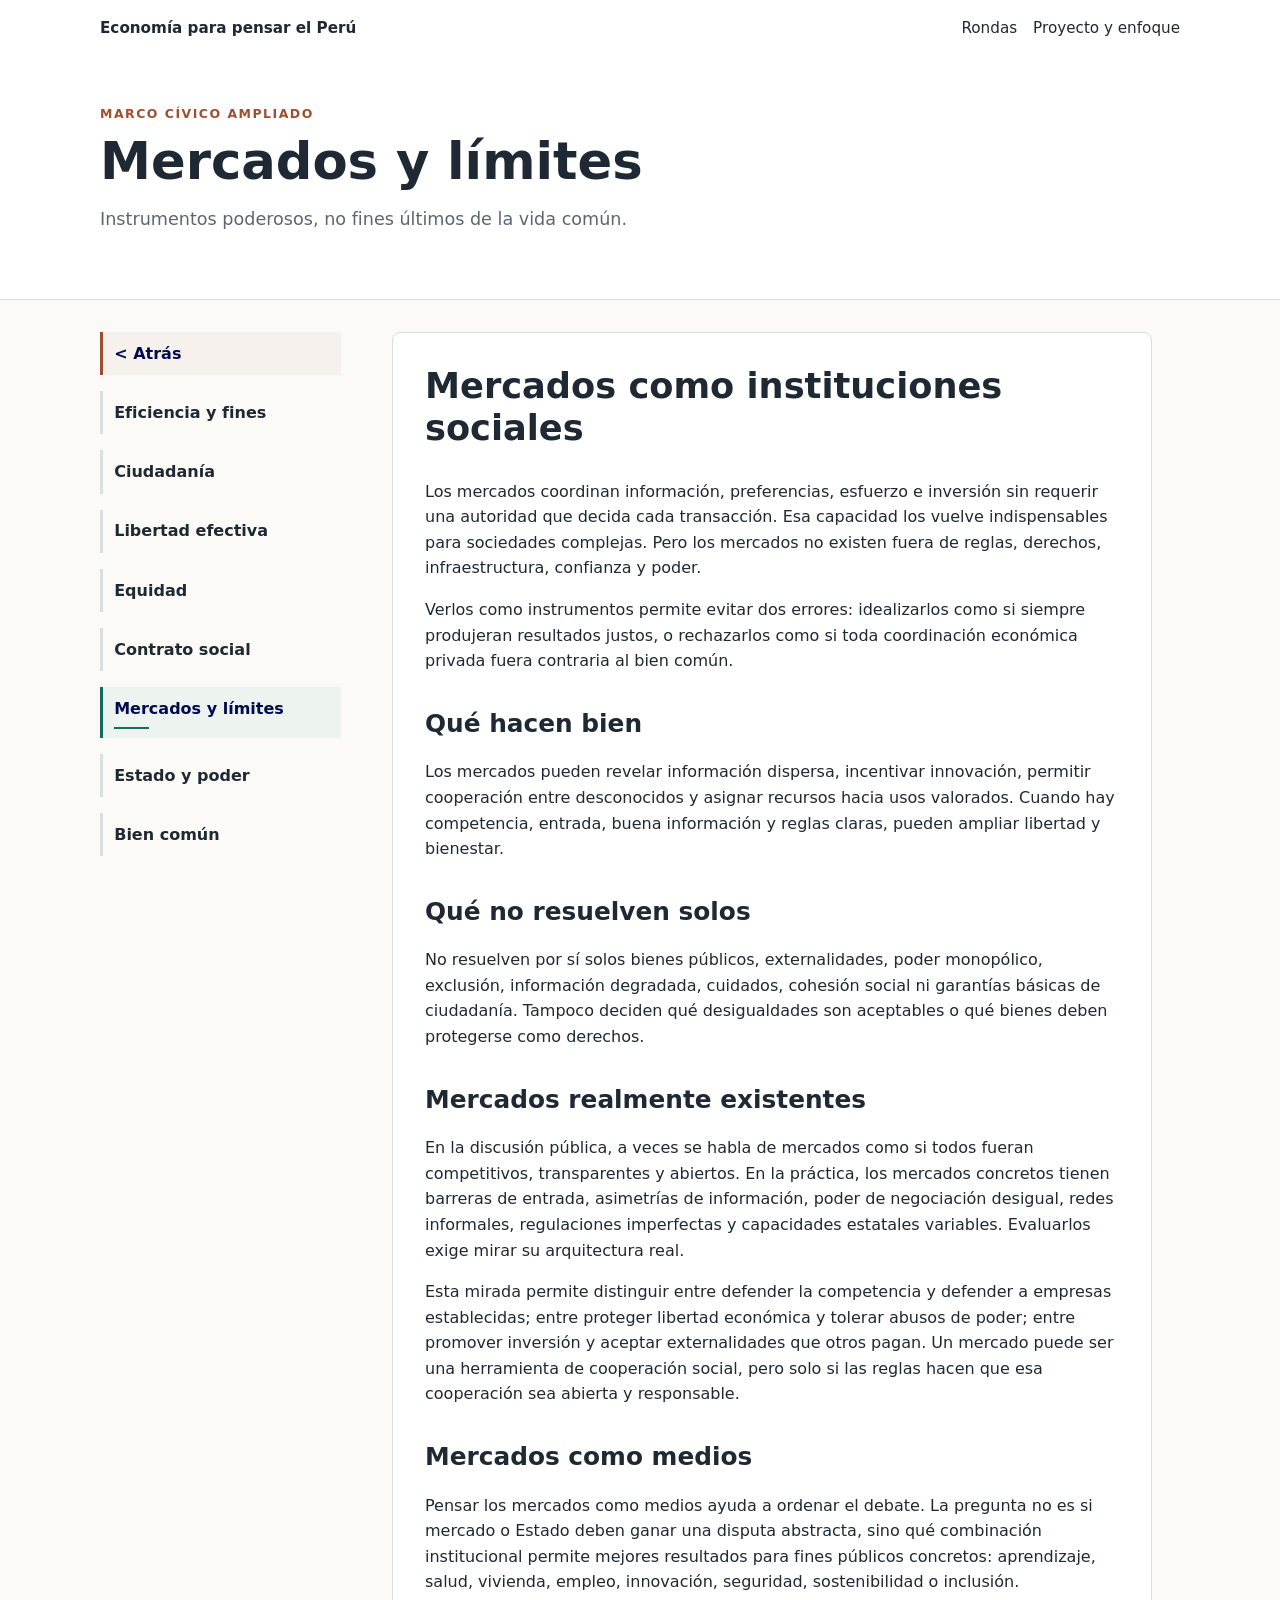
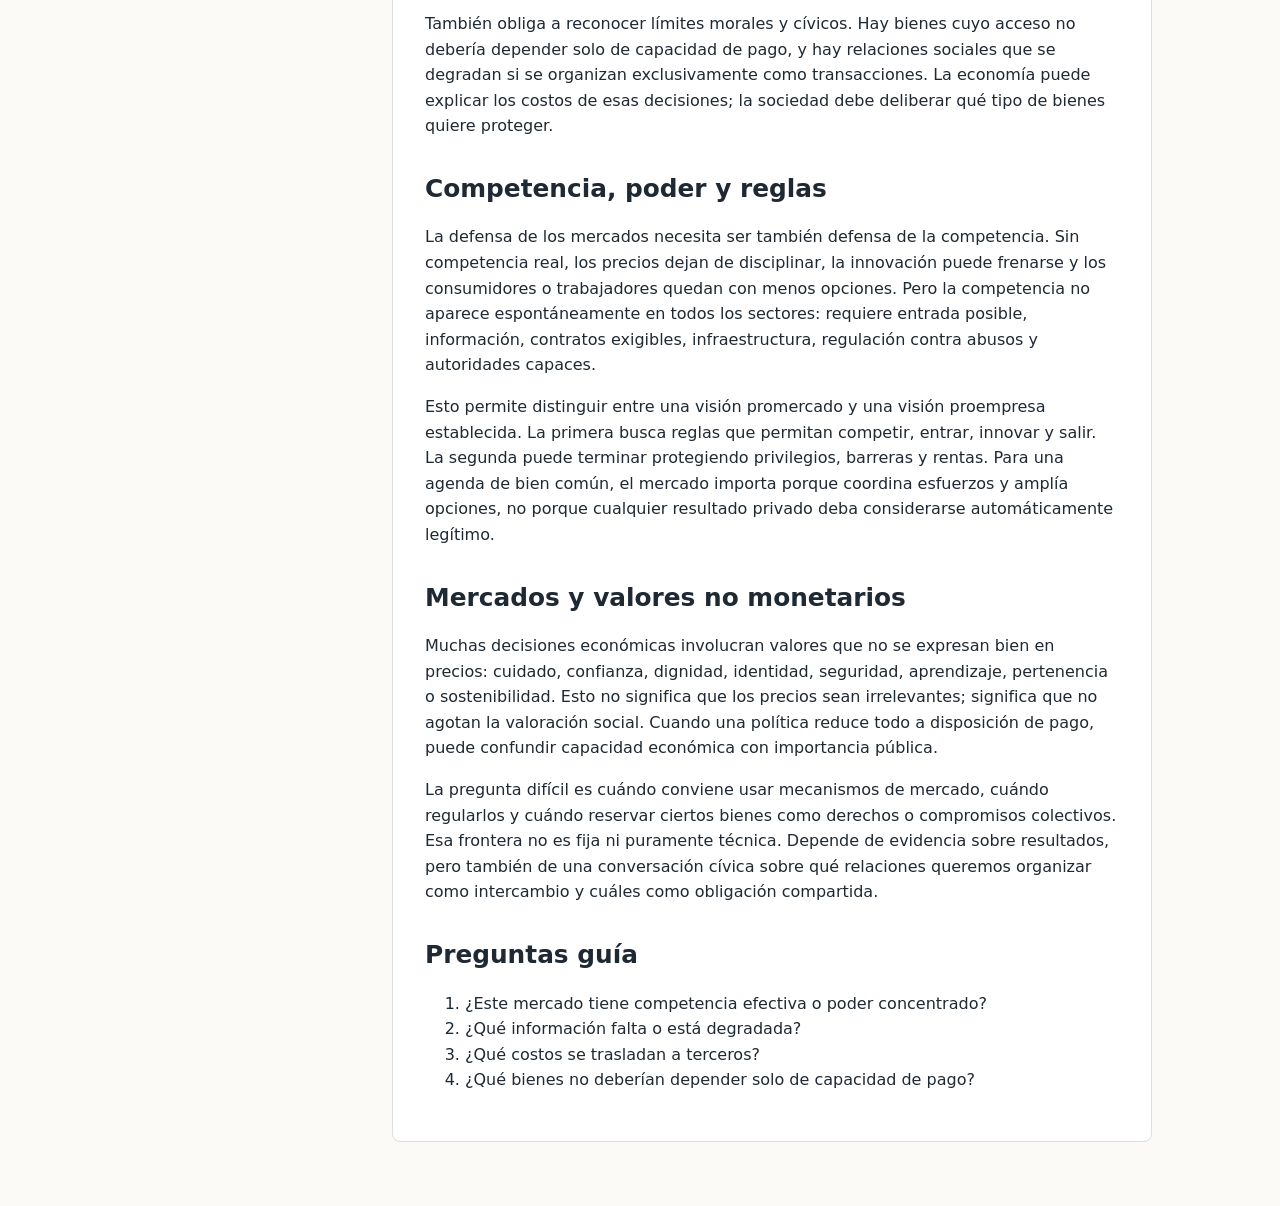
<file: marco-mercados.html>
<!doctype html>
<html lang="es">
  <head>
    <meta charset="utf-8">
    <meta name="viewport" content="width=device-width, initial-scale=1">
    <title>Mercados y límites | Marco cívico</title>
    <meta name="description" content="Versión ampliada sobre mercados como instrumentos, sus aportes y sus límites.">
    <link rel="stylesheet" href="styles.css?v=20260611-17">
  </head>
  <body>
    <header class="page-header">
      <nav class="topbar" aria-label="Navegación principal">
        <a class="brand" href="index.html">Economía para pensar el Perú</a>
        <a href="index.html#rondas">Rondas</a>
        <a href="about.html">Proyecto y enfoque</a>
      </nav>
      <div class="page-title">
        <p class="eyebrow">Marco cívico ampliado</p>
        <h1>Mercados y límites</h1>
        <p>Instrumentos poderosos, no fines últimos de la vida común.</p>
      </div>
    </header>
    <main class="reader-layout civic-layout">
      <aside class="reader-panel civic-nav" aria-label="Marco cívico ampliado">
        <a class="back-link" href="marco-civico.html">Atrás</a>
        <a href="marco-eficiencia.html">Eficiencia y fines</a>
        <a href="marco-ciudadania.html">Ciudadanía</a>
        <a href="marco-libertad.html">Libertad efectiva</a>
        <a href="marco-equidad.html">Equidad</a>
        <a href="marco-contrato-social.html">Contrato social</a>
        <a class="current" href="marco-mercados.html">Mercados y límites</a>
        <a href="marco-estado.html">Estado y poder</a>
        <a href="marco-bien-comun.html">Bien común</a>
      </aside>
      <article class="article civic-article">
        <h1>Mercados como instituciones sociales</h1>
        <p>
          Los mercados coordinan información, preferencias, esfuerzo e inversión sin requerir una autoridad que decida cada transacción. Esa capacidad los vuelve indispensables para sociedades complejas. Pero los mercados no existen fuera de reglas, derechos, infraestructura, confianza y poder.
        </p>
        <p>
          Verlos como instrumentos permite evitar dos errores: idealizarlos como si siempre produjeran resultados justos, o rechazarlos como si toda coordinación económica privada fuera contraria al bien común.
        </p>
        <h2>Qué hacen bien</h2>
        <p>
          Los mercados pueden revelar información dispersa, incentivar innovación, permitir cooperación entre desconocidos y asignar recursos hacia usos valorados. Cuando hay competencia, entrada, buena información y reglas claras, pueden ampliar libertad y bienestar.
        </p>
        <h2>Qué no resuelven solos</h2>
        <p>
          No resuelven por sí solos bienes públicos, externalidades, poder monopólico, exclusión, información degradada, cuidados, cohesión social ni garantías básicas de ciudadanía. Tampoco deciden qué desigualdades son aceptables o qué bienes deben protegerse como derechos.
        </p>
        <h2>Mercados realmente existentes</h2>
        <p>
          En la discusión pública, a veces se habla de mercados como si todos fueran competitivos, transparentes y abiertos. En la práctica, los mercados concretos tienen barreras de entrada, asimetrías de información, poder de negociación desigual, redes informales, regulaciones imperfectas y capacidades estatales variables. Evaluarlos exige mirar su arquitectura real.
        </p>
        <p>
          Esta mirada permite distinguir entre defender la competencia y defender a empresas establecidas; entre proteger libertad económica y tolerar abusos de poder; entre promover inversión y aceptar externalidades que otros pagan. Un mercado puede ser una herramienta de cooperación social, pero solo si las reglas hacen que esa cooperación sea abierta y responsable.
        </p>
        <h2>Mercados como medios</h2>
        <p>
          Pensar los mercados como medios ayuda a ordenar el debate. La pregunta no es si mercado o Estado deben ganar una disputa abstracta, sino qué combinación institucional permite mejores resultados para fines públicos concretos: aprendizaje, salud, vivienda, empleo, innovación, seguridad, sostenibilidad o inclusión.
        </p>
        <p>
          También obliga a reconocer límites morales y cívicos. Hay bienes cuyo acceso no debería depender solo de capacidad de pago, y hay relaciones sociales que se degradan si se organizan exclusivamente como transacciones. La economía puede explicar los costos de esas decisiones; la sociedad debe deliberar qué tipo de bienes quiere proteger.
        </p>
        <h2>Competencia, poder y reglas</h2>
        <p>
          La defensa de los mercados necesita ser también defensa de la competencia. Sin competencia real, los precios dejan de disciplinar, la innovación puede frenarse y los consumidores o trabajadores quedan con menos opciones. Pero la competencia no aparece espontáneamente en todos los sectores: requiere entrada posible, información, contratos exigibles, infraestructura, regulación contra abusos y autoridades capaces.
        </p>
        <p>
          Esto permite distinguir entre una visión promercado y una visión proempresa establecida. La primera busca reglas que permitan competir, entrar, innovar y salir. La segunda puede terminar protegiendo privilegios, barreras y rentas. Para una agenda de bien común, el mercado importa porque coordina esfuerzos y amplía opciones, no porque cualquier resultado privado deba considerarse automáticamente legítimo.
        </p>
        <h2>Mercados y valores no monetarios</h2>
        <p>
          Muchas decisiones económicas involucran valores que no se expresan bien en precios: cuidado, confianza, dignidad, identidad, seguridad, aprendizaje, pertenencia o sostenibilidad. Esto no significa que los precios sean irrelevantes; significa que no agotan la valoración social. Cuando una política reduce todo a disposición de pago, puede confundir capacidad económica con importancia pública.
        </p>
        <p>
          La pregunta difícil es cuándo conviene usar mecanismos de mercado, cuándo regularlos y cuándo reservar ciertos bienes como derechos o compromisos colectivos. Esa frontera no es fija ni puramente técnica. Depende de evidencia sobre resultados, pero también de una conversación cívica sobre qué relaciones queremos organizar como intercambio y cuáles como obligación compartida.
        </p>
        <h2>Preguntas guía</h2>
        <ol>
          <li>¿Este mercado tiene competencia efectiva o poder concentrado?</li>
          <li>¿Qué información falta o está degradada?</li>
          <li>¿Qué costos se trasladan a terceros?</li>
          <li>¿Qué bienes no deberían depender solo de capacidad de pago?</li>
        </ol>
      </article>
    </main>
  </body>
</html>
</file>
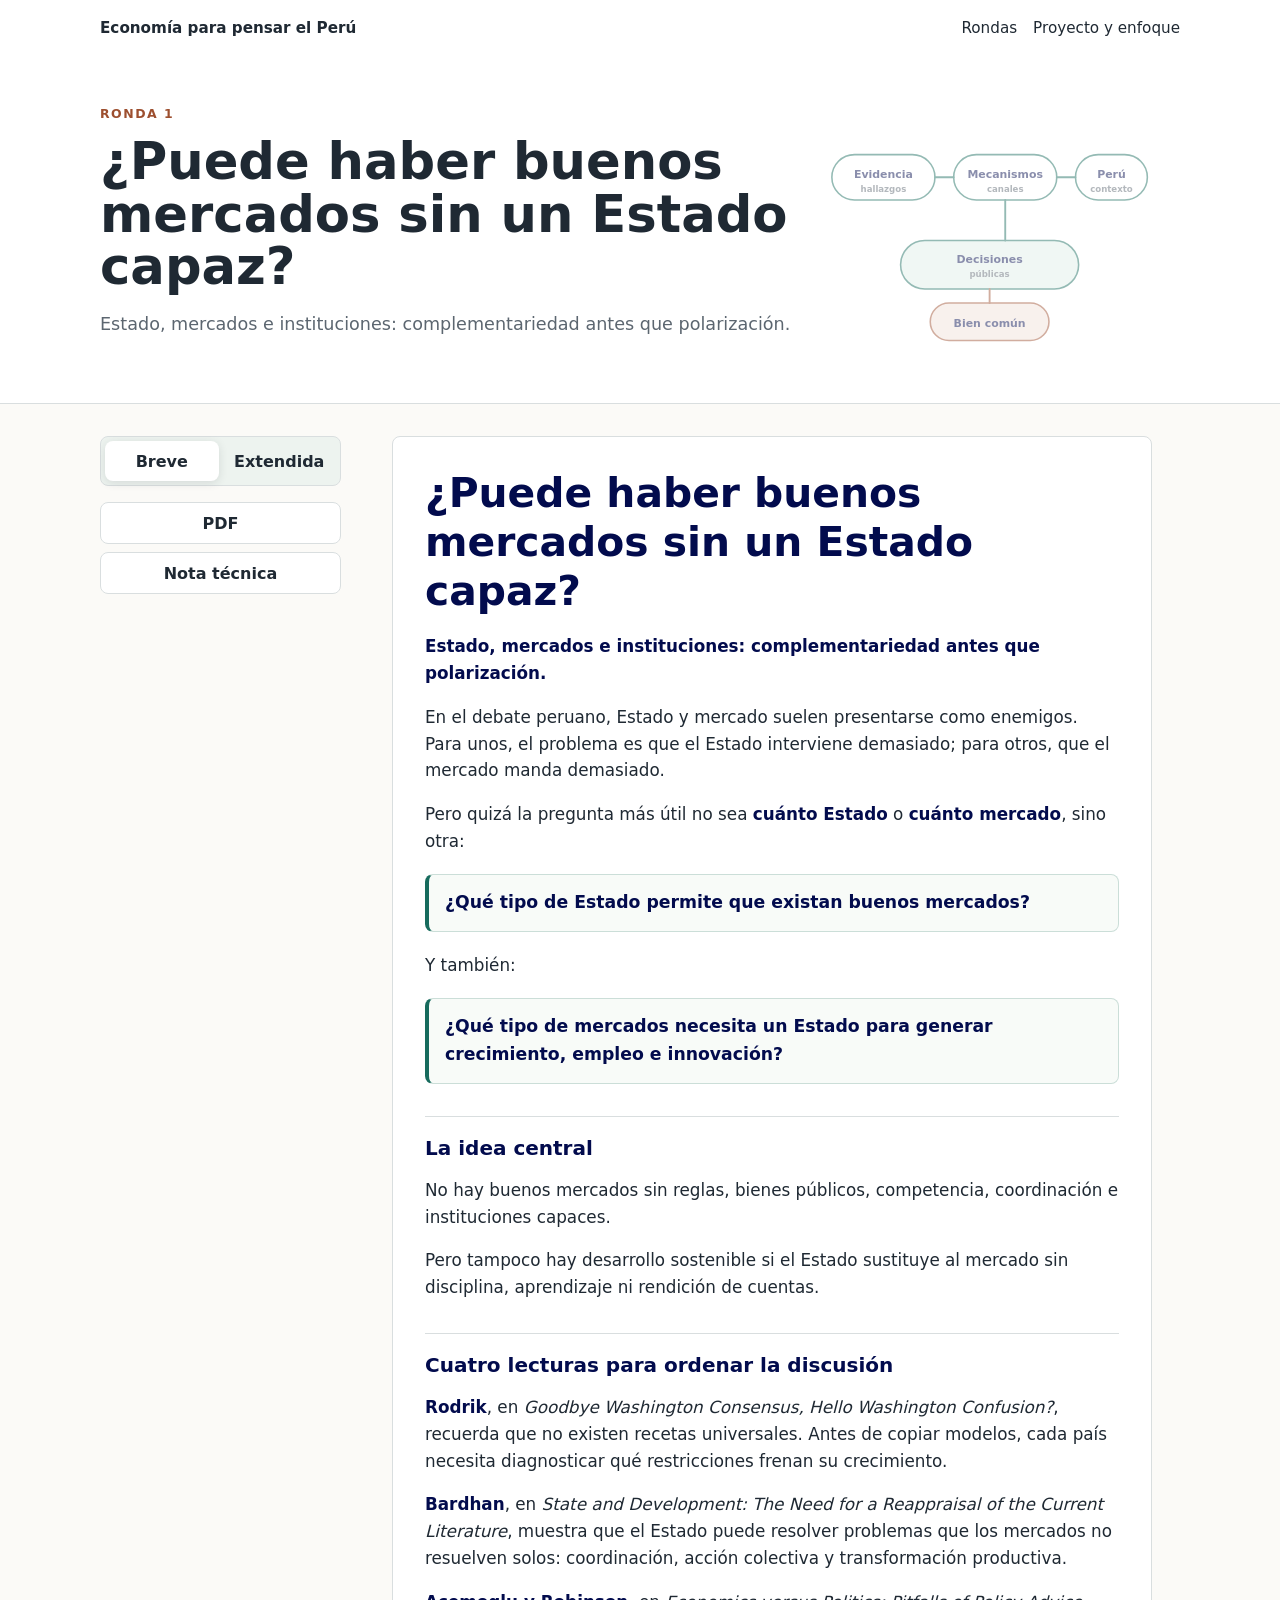
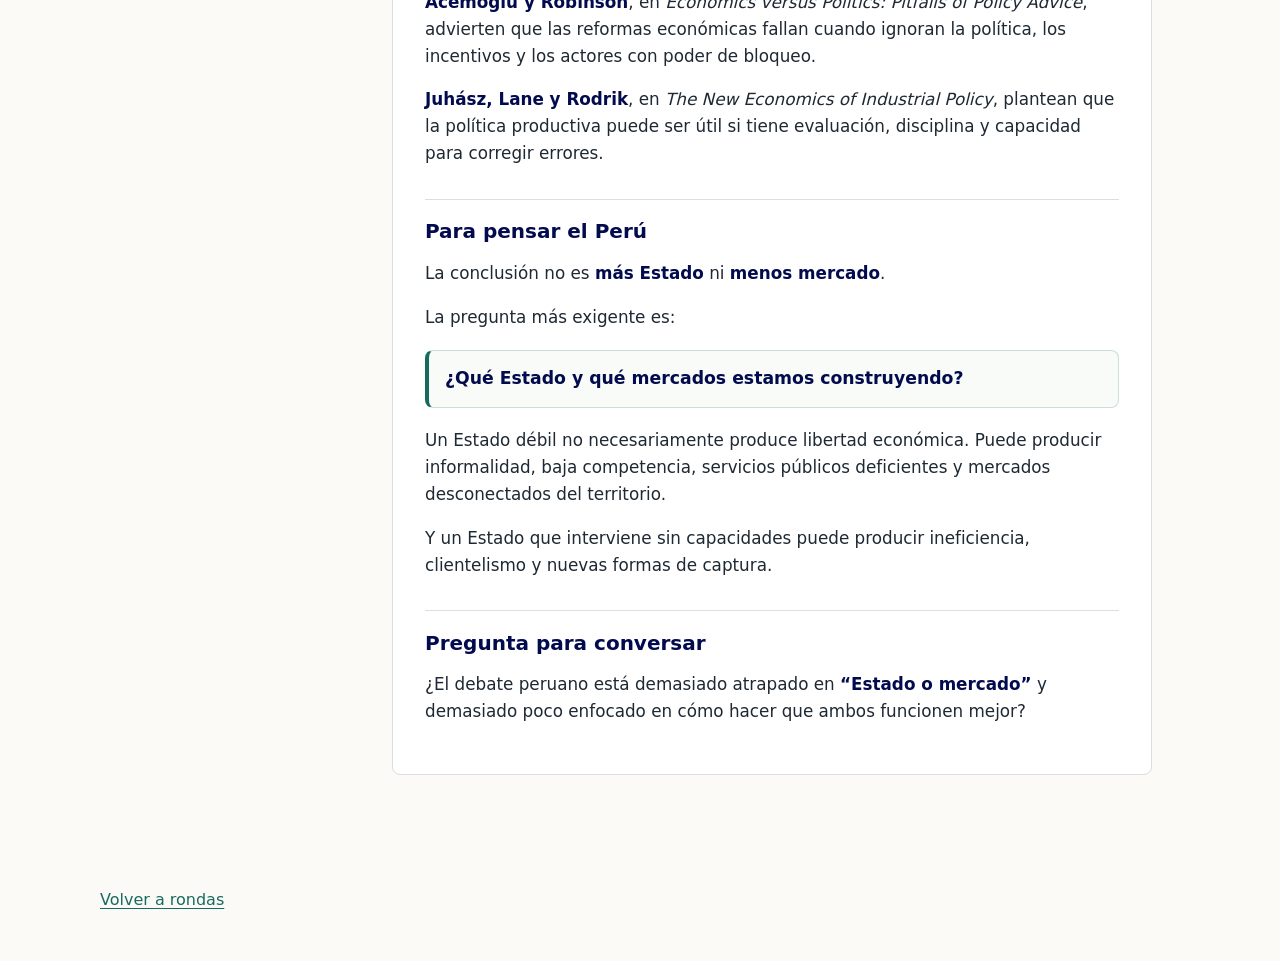
<file: ronda.html>
<!doctype html>
<html lang="es">
  <head>
    <meta charset="utf-8">
    <meta name="viewport" content="width=device-width, initial-scale=1">
    <title>Ronda | Literatura económica y desarrollo del Perú</title>
    <meta name="description" content="Versión breve y ficha larga de una ronda de literatura económica.">
    <link rel="stylesheet" href="styles.css?v=20260611-17">
  </head>
  <body>
    <header class="page-header">
      <nav class="topbar" aria-label="Navegación principal">
        <a class="brand" href="index.html">Economía para pensar el Perú</a>
        <a href="index.html#rondas">Rondas</a>
        <a href="about.html">Proyecto y enfoque</a>
      </nav>
      <div class="page-title">
        <div class="page-title-copy">
          <p id="round-kicker" class="eyebrow">Ronda</p>
          <h1 id="round-title">Cargando ronda...</h1>
          <p id="round-summary"></p>
        </div>
        <figure class="header-diagram round-flow-diagram" aria-label="Evidencia, mecanismos, Perú, decisiones públicas y bien común">
          <svg viewBox="0 0 460 320" role="img">
            <rect class="diagram-node" x="28" y="64" width="132" height="58" rx="29"></rect>
            <rect class="diagram-node" x="184" y="64" width="132" height="58" rx="29"></rect>
            <rect class="diagram-node" x="340" y="64" width="92" height="58" rx="29"></rect>
            <rect class="diagram-node fill-green" x="116" y="174" width="228" height="62" rx="31"></rect>
            <rect class="diagram-node-rust fill-rust" x="154" y="254" width="152" height="48" rx="24"></rect>
            <path class="diagram-line" d="M160 93h24"></path>
            <path class="diagram-line" d="M316 93h24"></path>
            <path class="diagram-line" d="M250 122v52"></path>
            <path class="diagram-line-rust" d="M230 236v18"></path>
            <text x="94" y="94">Evidencia</text>
            <text class="small" x="94" y="112">hallazgos</text>
            <text x="250" y="94">Mecanismos</text>
            <text class="small" x="250" y="112">canales</text>
            <text x="386" y="94">Perú</text>
            <text class="small" x="386" y="112">contexto</text>
            <text x="230" y="203">Decisiones</text>
            <text class="small" x="230" y="221">públicas</text>
            <text x="230" y="285">Bien común</text>
          </svg>
        </figure>
      </div>
    </header>

    <main class="reader-layout">
      <aside class="reader-panel" aria-label="Versiones y descargas">
        <div class="segmented" role="tablist" aria-label="Seleccionar versión">
          <button id="short-tab" class="active" type="button" role="tab" aria-selected="true">Breve</button>
          <button id="long-tab" type="button" role="tab" aria-selected="false">Extendida</button>
        </div>
        <div class="downloads">
          <a id="pdf-link" href="#" hidden>PDF</a>
          <a id="technical-link" href="#" hidden>Nota técnica</a>
        </div>
        <div id="side-glossary"></div>
      </aside>

      <article id="content" class="article" aria-live="polite">
        <p>Cargando contenido...</p>
      </article>
    </main>

    <footer class="site-footer">
      <p><a href="index.html#rondas">Volver a rondas</a></p>
    </footer>

    <script src="site.js?v=20260611-17"></script>
  </body>
</html>
</file>
<file: styles.css>
:root {
  color-scheme: light;
  --ink: #1f2933;
  --muted: #5c6670;
  --line: #d9dedf;
  --paper: #fbfaf7;
  --surface: #ffffff;
  --accent: #176b5d;
  --accent-2: #9d4f2f;
  --soft: #edf3ef;
  --shadow: 0 18px 50px rgba(31, 41, 51, 0.12);
}

* {
  box-sizing: border-box;
}

body {
  margin: 0;
  color: var(--ink);
  background: var(--paper);
  font-family: Inter, ui-sans-serif, system-ui, -apple-system, BlinkMacSystemFont, "Segoe UI", sans-serif;
  line-height: 1.6;
}

a {
  color: var(--accent);
  text-decoration-thickness: 0.08em;
  text-underline-offset: 0.2em;
}

.topbar {
  display: flex;
  align-items: center;
  gap: 1rem;
  max-width: 1120px;
  margin: 0 auto;
  padding: 1rem 1.25rem;
  font-size: 0.95rem;
}

.topbar a {
  color: var(--ink);
  text-decoration: none;
}

.topbar .brand {
  margin-right: auto;
  font-weight: 750;
}

.site-header {
  background:
    linear-gradient(90deg, rgba(16, 49, 43, 0.90), rgba(31, 41, 51, 0.62)),
    url("contenido/ronda_01_estado_mercado/publicacion/Ronda_01_estado_mercado_portada_whatsapp.png") center / cover;
  color: #fff;
}

.site-header .topbar a {
  color: #fff;
}

.archive-header {
  background:
    radial-gradient(circle at 84% 20%, rgba(23, 107, 93, 0.14), transparent 30%),
    linear-gradient(135deg, #f8fbf8 0%, #edf5f1 58%, #e6efec 100%);
  border-bottom: 1px solid var(--line);
}

.archive-title {
  position: relative;
  max-width: 1120px;
  margin: 0 auto;
  padding: 1.55rem 1.25rem 2.05rem;
}

.archive-title-copy {
  position: relative;
  z-index: 1;
  min-width: 0;
}

.archive-title h1 {
  max-width: 920px;
  margin: 0;
  color: #020b4d;
  font-size: clamp(2.4rem, 5.5vw, 4.9rem);
  line-height: 0.98;
  letter-spacing: 0;
}

.header-diagram {
  pointer-events: none;
  display: grid;
  place-items: center;
  margin: 0;
  min-width: 0;
  border: 0;
  border-radius: 0;
  background: transparent;
  box-shadow: none;
  opacity: 0.58;
}

.header-diagram svg {
  display: block;
  width: min(100%, 440px);
  height: auto;
}

.header-diagram text {
  fill: #020b4d;
  font-family: Inter, ui-sans-serif, system-ui, -apple-system, BlinkMacSystemFont, "Segoe UI", sans-serif;
  font-size: 14px;
  font-weight: 800;
  text-anchor: middle;
}

.header-diagram .small {
  fill: var(--muted);
  font-size: 11px;
  font-weight: 650;
}

.diagram-node {
  fill: #fff;
  stroke: var(--accent);
  stroke-width: 2;
}

.diagram-node-rust {
  fill: #fff;
  stroke: var(--accent-2);
  stroke-width: 2;
}

.fill-blue {
  fill: #e3edf6;
}

.fill-green {
  fill: #dfeee9;
}

.fill-rust {
  fill: #f1e2da;
}

.diagram-line,
.diagram-line-rust {
  fill: none;
  stroke-width: 2.4;
  stroke-linecap: round;
  stroke-linejoin: round;
}

.diagram-line {
  stroke: var(--accent);
}

.diagram-line-rust {
  stroke: var(--accent-2);
}

.common-good-diagram {
  position: absolute;
  right: -2.4rem;
  top: 50%;
  z-index: 0;
  width: min(31%, 350px);
  transform: translateY(-50%);
  padding: 0;
}

.archive-title p {
  max-width: 860px;
  margin: 0.95rem 0 0;
  color: #020b4d;
  font-size: clamp(1.05rem, 2vw, 1.45rem);
  line-height: 1.55;
}

.purpose-strip {
  display: flex;
  flex-wrap: wrap;
  gap: 0.55rem;
  margin-top: 0.95rem;
}

.purpose-strip span {
  display: inline-flex;
  align-items: center;
  min-height: 2.2rem;
  padding: 0.35rem 0.75rem;
  border: 1px solid #cdd6d2;
  border-radius: 999px;
  background: #f8fbf8;
  color: #020b4d;
  font-weight: 750;
}

.hero {
  min-height: 56vh;
  display: grid;
  align-items: end;
  max-width: 1120px;
  margin: 0 auto;
  padding: 5rem 1.25rem 4rem;
}

.hero.compact {
  min-height: 42vh;
}

.hero-copy {
  max-width: 760px;
}

.hero h1,
.page-title h1 {
  margin: 0;
  font-size: clamp(2.1rem, 5vw, 4.8rem);
  line-height: 1.02;
  letter-spacing: 0;
}

.hero p {
  max-width: 680px;
  font-size: 1.2rem;
}

.eyebrow {
  margin: 0 0 0.7rem;
  color: var(--accent-2);
  font-size: 0.78rem;
  font-weight: 800;
  letter-spacing: 0.12em;
  text-transform: uppercase;
}

.site-header .eyebrow {
  color: #f0c4a7;
}

.intro,
.rounds,
.archive {
  max-width: 1120px;
  margin: 0 auto;
  padding: 3rem 1.25rem;
}

.intro {
  font-size: 1.15rem;
}

.section-heading {
  display: flex;
  align-items: end;
  justify-content: space-between;
  gap: 1rem;
  margin-bottom: 1.2rem;
}

.section-heading h2 {
  margin: 0;
  font-size: 2rem;
}

.archive {
  padding-top: 2rem;
}

.archive .section-heading {
  display: block;
  margin-bottom: 1.1rem;
}

.archive .section-heading h2 {
  color: #020b4d;
  font-size: clamp(1.8rem, 3vw, 2.5rem);
}

.archive-list {
  display: grid;
  gap: 0;
}

.archive-item {
  display: grid;
  grid-template-columns: minmax(0, 1fr) minmax(360px, 42%);
  gap: 2rem;
  padding: 1.15rem 0;
  border-top: 1px solid var(--line);
}

.archive-item:last-child {
  border-bottom: 1px solid var(--line);
}

.archive-copy {
  display: grid;
  gap: 0.25rem;
}

.archive-number {
  margin: 0;
  color: #020b4d;
  font-weight: 800;
}

.archive-copy h3 {
  margin: 0;
  color: #020b4d;
  font-size: 1.35rem;
  line-height: 1.25;
}

.archive-copy h3 a {
  color: inherit;
  text-decoration-thickness: 0.06em;
  text-underline-offset: 0.16em;
}

.archive-copy p:last-child {
  max-width: 640px;
  margin: 0.2rem 0 0;
  color: var(--muted);
}

.mechanism-preview {
  grid-column: 1 / -1;
  display: flex;
  flex-wrap: nowrap;
  gap: 0.35rem;
  margin-top: -1.4rem;
  overflow-x: auto;
  padding-bottom: 0.15rem;
}

.mechanism-preview span {
  display: inline-flex;
  align-items: center;
  gap: 0.45rem;
  min-height: 2.35rem;
  padding: 0.22rem 0.62rem 0.22rem 0.32rem;
  border: 1px solid var(--line);
  border-radius: 999px;
  background: #f8fbf8;
  color: var(--accent);
  font-size: 0.9rem;
  font-weight: 750;
  white-space: nowrap;
}

.mechanism-preview .mechanism-icon {
  width: 2rem;
  height: 2rem;
  color: #0f6b5f;
}

.mechanism-preview .mechanism-icon svg {
  transform: scale(1.18);
  transform-origin: center;
}

.mechanism-icon {
  display: inline-flex;
  align-items: center;
  justify-content: center;
  flex: 0 0 auto;
  width: 1.45rem;
  height: 1.45rem;
  color: var(--accent);
}

.mechanism-icon svg {
  width: 100%;
  height: 100%;
  fill: none;
  stroke: currentColor;
  stroke-width: 2.8;
  stroke-linecap: round;
  stroke-linejoin: round;
}

.archive-links {
  display: grid;
  grid-template-columns: repeat(auto-fit, minmax(7.5rem, max-content));
  gap: 0.9rem 1.2rem;
  align-items: start;
  padding-top: 1.75rem;
}

.archive-links a {
  color: #020b4d;
  font-size: 1.08rem;
  text-decoration-thickness: 0.06em;
}

.round-grid {
  display: grid;
  grid-template-columns: repeat(auto-fit, minmax(270px, 1fr));
  gap: 1rem;
}

.tree-section {
  padding-top: 2rem;
}

.tree-list {
  display: grid;
  gap: 0.75rem;
}

.tree-node {
  border: 1px solid var(--line);
  border-radius: 8px;
  background: var(--surface);
  box-shadow: 0 10px 30px rgba(31, 41, 51, 0.08);
}

.tree-node summary {
  display: grid;
  grid-template-columns: auto 1fr;
  gap: 0.8rem;
  align-items: center;
  padding: 1rem;
  cursor: pointer;
  list-style: none;
}

.tree-node summary::-webkit-details-marker {
  display: none;
}

.tree-marker {
  width: 0.75rem;
  height: 0.75rem;
  border-right: 2px solid var(--accent);
  border-bottom: 2px solid var(--accent);
  transform: rotate(-45deg);
  transition: transform 160ms ease;
}

.tree-node[open] .tree-marker {
  transform: rotate(45deg);
}

.tree-node strong,
.tree-node small,
.tree-children span {
  display: block;
}

.tree-node strong {
  line-height: 1.25;
}

.tree-node small {
  margin-top: 0.2rem;
  color: var(--muted);
}

.tree-children {
  display: grid;
  margin: 0 1rem 1rem 1.35rem;
  padding-left: 1.35rem;
  border-left: 2px solid var(--line);
}

.tree-children a {
  position: relative;
  display: grid;
  gap: 0.1rem;
  padding: 0.65rem 0.75rem;
  border-radius: 8px;
  color: var(--ink);
  text-decoration: none;
}

.tree-children a::before {
  content: "";
  position: absolute;
  left: -1.35rem;
  top: 1.25rem;
  width: 1rem;
  border-top: 2px solid var(--line);
}

.tree-children a:hover,
.tree-children a:focus-visible {
  background: var(--soft);
}

.civic-map {
  display: grid;
  grid-template-columns: repeat(3, minmax(0, 1fr));
  gap: 0.75rem;
  margin: 1.5rem 0;
  padding: 1rem 0;
  border-top: 1px solid var(--line);
  border-bottom: 1px solid var(--line);
}

.civic-map div {
  display: grid;
  grid-template-columns: auto 1fr;
  gap: 0.15rem 0.75rem;
  align-content: start;
  min-height: 5.2rem;
  padding: 0.9rem;
  border-left: 3px solid var(--accent);
  background: linear-gradient(135deg, #fff, #f6f1ec);
}

.civic-map div:nth-child(2n) {
  border-left-color: var(--accent-2);
  background: linear-gradient(135deg, #fff, #eef5f2);
}

.civic-map strong,
.civic-map span {
  display: block;
}

.civic-map strong {
  color: #020b4d;
  line-height: 1.25;
}

.civic-map span {
  margin-top: 0.2rem;
  color: var(--muted);
  font-size: 0.95rem;
}

.civic-layout {
  grid-template-columns: 260px minmax(0, 820px);
}

.about-layout {
  grid-template-columns: 260px minmax(0, 820px);
}

.civic-nav {
  align-content: start;
}

.civic-nav .nav-group {
  display: grid;
  gap: 0.18rem;
}

.civic-nav .nav-group + .nav-group {
  margin-top: 0.45rem;
  padding-top: 0.95rem;
  border-top: 1px solid var(--line);
}

.civic-nav .nav-group p {
  margin: 0 0 0.3rem;
  color: var(--muted);
  font-size: 0.74rem;
  font-weight: 850;
  letter-spacing: 0.08em;
  text-transform: uppercase;
}

.civic-nav .nav-group-secondary a {
  border-left-color: #cfd8d5;
  color: #33424d;
  font-weight: 650;
}

.civic-nav a {
  display: block;
  padding: 0.55rem 0.7rem;
  border-left: 3px solid var(--line);
  color: var(--ink);
  text-decoration: none;
  font-weight: 700;
}

.civic-nav a:hover,
.civic-nav a:focus-visible {
  border-left-color: var(--accent);
  background: var(--soft);
}

.civic-nav a.current {
  border-left-color: var(--accent);
  background: var(--soft);
  color: #020b4d;
  font-weight: 850;
}

.civic-nav a.current::after {
  content: "";
  display: block;
  width: 2.2rem;
  margin-top: 0.35rem;
  border-top: 2px solid var(--accent);
}

.civic-nav .back-link {
  border-left-color: var(--accent-2);
  background: #f6f1ec;
  color: #020b4d;
}

.civic-nav .back-link::before {
  content: "< ";
}

.civic-article section {
  scroll-margin-top: 1rem;
}

.about-article section {
  scroll-margin-top: 1rem;
}

.about-header {
  background:
    linear-gradient(135deg, rgba(251, 250, 247, 0.96), rgba(237, 243, 239, 0.92)),
    linear-gradient(90deg, #176b5d, #9d4f2f);
}

.about-title {
  display: grid;
  grid-template-columns: minmax(0, 1fr) minmax(10rem, 14rem);
  gap: 1.25rem;
  align-items: center;
  overflow: hidden;
}

.about-signal {
  position: relative;
  display: block;
  margin: 0;
  padding: 0;
  opacity: 0.82;
}

.about-signal svg {
  display: block;
  width: 100%;
  height: auto;
  max-height: 12.5rem;
  overflow: hidden;
}

.peru-band {
  opacity: 0.86;
  stroke: rgba(255, 255, 255, 0.48);
  stroke-width: 0.8;
}

.peru-band.coast {
  fill: #f3df78;
}

.peru-band.highlands {
  fill: #b9874e;
}

.peru-band.forest {
  fill: #8acb6f;
}

.territory-arrow {
  fill: none;
  stroke: #245f73;
  stroke-linecap: round;
  stroke-width: 2.2;
  marker-end: url("#territory-arrowhead");
  paint-order: stroke;
  filter: drop-shadow(0 0 1px rgba(255, 255, 255, 0.88));
}

.territory-arrow.weak {
  opacity: 0.62;
  stroke-dasharray: 5 5;
}

.territory-arrow.east-link {
  opacity: 0.6;
  stroke-dasharray: 6 5;
}

.territory-arrow.loreto-link {
  opacity: 0.58;
  stroke-dasharray: 3 5;
}

.territory-arrow.cusco-link {
  opacity: 0.5;
  stroke: var(--accent-2);
  stroke-dasharray: 4 5;
  marker-end: url("#territory-arrowhead-rust");
}

.territory-arrow.sierra-link {
  opacity: 0.64;
}

.territory-arrow.strong {
  opacity: 0.82;
}

.territory-arrow.coast-link {
  stroke: var(--accent-2);
  opacity: 0.58;
  marker-end: url("#territory-arrowhead-rust");
}

#territory-arrowhead path {
  fill: #245f73;
}

#territory-arrowhead-rust path {
  fill: var(--accent-2);
}

.territory-node {
  fill: #fff;
  stroke: var(--accent);
  stroke-width: 1.5;
}

.territory-node.main {
  fill: var(--accent);
}

.territory-node.faint {
  opacity: 0.52;
}

.lima-ring {
  fill: none;
  stroke: var(--accent-2);
  stroke-dasharray: 3 3;
  stroke-width: 1.5;
  opacity: 0.78;
}

.signal-icon {
  fill: none;
  stroke: #020b4d;
  stroke-linecap: round;
  stroke-linejoin: round;
  stroke-width: 2.1;
  opacity: 0.62;
}

.signal-icon.balance,
.signal-icon.growth {
  stroke: var(--accent);
}

.signal-icon.heart,
.signal-icon.coins,
.signal-icon.infrastructure {
  stroke: var(--accent-2);
  opacity: 0.72;
}

.signal-icon.education,
.signal-icon.coordination {
  stroke: #020b4d;
  opacity: 0.62;
}

.signal-icon.state {
  opacity: 0.5;
}

.framework-links {
  display: grid;
  grid-template-columns: repeat(2, minmax(0, 1fr));
  gap: 0.75rem;
  margin: 1rem 0 0;
}

.framework-links a {
  position: relative;
  display: grid;
  grid-template-columns: auto 1fr;
  gap: 0.15rem 0.75rem;
  align-content: start;
  min-height: 5.7rem;
  padding: 0.95rem;
  border: 1px solid var(--line);
  border-radius: 8px;
  background: #f8fbf8;
  color: var(--ink);
  text-decoration: none;
}

.framework-links a::before,
.civic-map div::before {
  content: "";
  display: block;
  grid-row: 1 / span 2;
  width: 2.15rem;
  height: 2.15rem;
  margin: 0.1rem 0 0;
  background: currentColor;
  color: var(--accent);
  -webkit-mask-position: center;
  mask-position: center;
  -webkit-mask-repeat: no-repeat;
  mask-repeat: no-repeat;
  -webkit-mask-size: contain;
  mask-size: contain;
}

.civic-map div::before {
  width: 2rem;
  height: 2rem;
}

.framework-links a:nth-child(2n)::before,
.civic-map div:nth-child(2n)::before {
  color: var(--accent-2);
}

.framework-links a:nth-child(1)::before,
.civic-map div:nth-child(1)::before {
  -webkit-mask-image: url("data:image/svg+xml,%3Csvg viewBox='0 0 24 24' xmlns='http://www.w3.org/2000/svg'%3E%3Cpath d='M5 20v-8l7-5 7 5v8M8 20v-5h8v5M4 10h16M9 7V4h6v3' fill='none' stroke='black' stroke-width='2.2' stroke-linecap='round' stroke-linejoin='round'/%3E%3C/svg%3E");
  mask-image: url("data:image/svg+xml,%3Csvg viewBox='0 0 24 24' xmlns='http://www.w3.org/2000/svg'%3E%3Cpath d='M5 20v-8l7-5 7 5v8M8 20v-5h8v5M4 10h16M9 7V4h6v3' fill='none' stroke='black' stroke-width='2.2' stroke-linecap='round' stroke-linejoin='round'/%3E%3C/svg%3E");
}

.framework-links a:nth-child(2)::before,
.civic-map div:nth-child(2)::before {
  -webkit-mask-image: url("data:image/svg+xml,%3Csvg viewBox='0 0 24 24' xmlns='http://www.w3.org/2000/svg'%3E%3Cpath d='M7 13l5-9 5 9M9 13h6M12 4v16M6 20h12' fill='none' stroke='black' stroke-width='2.2' stroke-linecap='round' stroke-linejoin='round'/%3E%3C/svg%3E");
  mask-image: url("data:image/svg+xml,%3Csvg viewBox='0 0 24 24' xmlns='http://www.w3.org/2000/svg'%3E%3Cpath d='M7 13l5-9 5 9M9 13h6M12 4v16M6 20h12' fill='none' stroke='black' stroke-width='2.2' stroke-linecap='round' stroke-linejoin='round'/%3E%3C/svg%3E");
}

.framework-links a:nth-child(3)::before,
.civic-map div:nth-child(3)::before {
  -webkit-mask-image: url("data:image/svg+xml,%3Csvg viewBox='0 0 24 24' xmlns='http://www.w3.org/2000/svg'%3E%3Cpath d='M12 4v16M5 8h14M7 8l-3 6h6L7 8zM17 8l-3 6h6l-3-6z' fill='none' stroke='black' stroke-width='2.2' stroke-linecap='round' stroke-linejoin='round'/%3E%3C/svg%3E");
  mask-image: url("data:image/svg+xml,%3Csvg viewBox='0 0 24 24' xmlns='http://www.w3.org/2000/svg'%3E%3Cpath d='M12 4v16M5 8h14M7 8l-3 6h6L7 8zM17 8l-3 6h6l-3-6z' fill='none' stroke='black' stroke-width='2.2' stroke-linecap='round' stroke-linejoin='round'/%3E%3C/svg%3E");
}

.framework-links a:nth-child(4)::before {
  -webkit-mask-image: url("data:image/svg+xml,%3Csvg viewBox='0 0 24 24' xmlns='http://www.w3.org/2000/svg'%3E%3Cpath d='M4 18h16M6 18v-5M11 18V8M16 18v-8M6 10l5-5 4 4 3-3' fill='none' stroke='black' stroke-width='2.2' stroke-linecap='round' stroke-linejoin='round'/%3E%3C/svg%3E");
  mask-image: url("data:image/svg+xml,%3Csvg viewBox='0 0 24 24' xmlns='http://www.w3.org/2000/svg'%3E%3Cpath d='M4 18h16M6 18v-5M11 18V8M16 18v-8M6 10l5-5 4 4 3-3' fill='none' stroke='black' stroke-width='2.2' stroke-linecap='round' stroke-linejoin='round'/%3E%3C/svg%3E");
}

.framework-links a:nth-child(5)::before,
.civic-map div:nth-child(4)::before {
  -webkit-mask-image: url("data:image/svg+xml,%3Csvg viewBox='0 0 24 24' xmlns='http://www.w3.org/2000/svg'%3E%3Cpath d='M4 7h16M6 7v12M18 7v12M4 19h16M9 11h6M9 15h6' fill='none' stroke='black' stroke-width='2.2' stroke-linecap='round' stroke-linejoin='round'/%3E%3C/svg%3E");
  mask-image: url("data:image/svg+xml,%3Csvg viewBox='0 0 24 24' xmlns='http://www.w3.org/2000/svg'%3E%3Cpath d='M4 7h16M6 7v12M18 7v12M4 19h16M9 11h6M9 15h6' fill='none' stroke='black' stroke-width='2.2' stroke-linecap='round' stroke-linejoin='round'/%3E%3C/svg%3E");
}

.framework-links a:nth-child(6)::before,
.civic-map div:nth-child(5)::before {
  -webkit-mask-image: url("data:image/svg+xml,%3Csvg viewBox='0 0 24 24' xmlns='http://www.w3.org/2000/svg'%3E%3Cpath d='M4 20h16M5 9h14M7 9v11M12 9v11M17 9v11M3 9l9-5 9 5' fill='none' stroke='black' stroke-width='2.2' stroke-linecap='round' stroke-linejoin='round'/%3E%3C/svg%3E");
  mask-image: url("data:image/svg+xml,%3Csvg viewBox='0 0 24 24' xmlns='http://www.w3.org/2000/svg'%3E%3Cpath d='M4 20h16M5 9h14M7 9v11M12 9v11M17 9v11M3 9l9-5 9 5' fill='none' stroke='black' stroke-width='2.2' stroke-linecap='round' stroke-linejoin='round'/%3E%3C/svg%3E");
}

.framework-links a:nth-child(7)::before {
  -webkit-mask-image: url("data:image/svg+xml,%3Csvg viewBox='0 0 24 24' xmlns='http://www.w3.org/2000/svg'%3E%3Cpath d='M6 8h12M6 16h12M8 6v12M16 6v12M4 12h16' fill='none' stroke='black' stroke-width='2.2' stroke-linecap='round' stroke-linejoin='round'/%3E%3C/svg%3E");
  mask-image: url("data:image/svg+xml,%3Csvg viewBox='0 0 24 24' xmlns='http://www.w3.org/2000/svg'%3E%3Cpath d='M6 8h12M6 16h12M8 6v12M16 6v12M4 12h16' fill='none' stroke='black' stroke-width='2.2' stroke-linecap='round' stroke-linejoin='round'/%3E%3C/svg%3E");
}

.framework-links a:nth-child(8)::before,
.civic-map div:nth-child(6)::before {
  -webkit-mask-image: url("data:image/svg+xml,%3Csvg viewBox='0 0 24 24' xmlns='http://www.w3.org/2000/svg'%3E%3Cpath d='M12 21s-7-4.2-7-10a4 4 0 0 1 7-2.6A4 4 0 0 1 19 11c0 5.8-7 10-7 10zM9 12h6' fill='none' stroke='black' stroke-width='2.2' stroke-linecap='round' stroke-linejoin='round'/%3E%3C/svg%3E");
  mask-image: url("data:image/svg+xml,%3Csvg viewBox='0 0 24 24' xmlns='http://www.w3.org/2000/svg'%3E%3Cpath d='M12 21s-7-4.2-7-10a4 4 0 0 1 7-2.6A4 4 0 0 1 19 11c0 5.8-7 10-7 10zM9 12h6' fill='none' stroke='black' stroke-width='2.2' stroke-linecap='round' stroke-linejoin='round'/%3E%3C/svg%3E");
}

.framework-links a:hover,
.framework-links a:focus-visible {
  border-color: var(--accent);
  box-shadow: 0 10px 28px rgba(31, 41, 51, 0.08);
}

.framework-links strong,
.framework-links span {
  display: block;
}

.framework-links strong {
  color: #020b4d;
}

.framework-links span {
  margin-top: 0.35rem;
  color: var(--muted);
}

.route-section {
  margin-top: 2rem;
  padding-top: 1.2rem;
  border-top: 1px solid var(--line);
}

.route-map {
  display: flex;
  flex-wrap: wrap;
  gap: 0.55rem 1.05rem;
  align-items: center;
}

.route-map div {
  position: relative;
  display: inline-flex;
  min-width: 0;
  align-items: center;
  gap: 0.45rem;
  min-height: auto;
  padding: 0.35rem 0;
  border: 0;
  border-radius: 0;
  background: transparent;
}

.route-map div::after {
  content: "";
  display: block;
  width: 0.55rem;
  height: 0.55rem;
  margin-left: 0.25rem;
  border-top: 2px solid rgba(23, 107, 93, 0.62);
  border-right: 2px solid rgba(23, 107, 93, 0.62);
  transform: rotate(45deg);
}

.route-map div:last-child::after {
  display: none;
}

.route-map span,
.method-flow span {
  display: inline-flex;
  align-items: center;
  justify-content: center;
  width: 2rem;
  height: 2rem;
  border: 1px solid rgba(23, 107, 93, 0.28);
  border-radius: 50%;
  background: #edf3ef;
  color: var(--accent);
  font-size: 0.8rem;
  font-weight: 850;
}

.route-map div:nth-child(2n) span,
.method-flow div:nth-child(2n) span {
  border-color: rgba(157, 79, 47, 0.28);
  background: #f6f1ec;
  color: var(--accent-2);
}

.route-map strong,
.method-flow strong {
  min-width: 0;
  color: #020b4d;
  font-size: 0.95rem;
  line-height: 1.25;
  overflow-wrap: normal;
}

.method-flow {
  display: grid;
  grid-template-columns: repeat(4, minmax(0, 1fr));
  gap: 0.65rem;
  margin: 1.35rem 0 0;
  padding: 1rem;
  border: 1px solid #cddad5;
  border-radius: 8px;
  background:
    linear-gradient(135deg, rgba(237, 243, 239, 0.88), rgba(246, 241, 236, 0.9)),
    #fff;
}

.method-flow div {
  position: relative;
  display: grid;
  grid-template-columns: auto 1fr;
  align-items: center;
  gap: 0.6rem;
  min-height: 4.1rem;
  padding: 0.85rem;
  border-radius: 8px;
  background: rgba(255, 255, 255, 0.72);
}

.method-flow div + div::before {
  content: "";
  position: absolute;
  left: -0.52rem;
  top: 50%;
  width: 0.44rem;
  border-top: 2px solid rgba(23, 107, 93, 0.45);
}

.ai-note {
  margin-top: 2rem;
  padding-top: 1.2rem;
  border-top: 1px solid var(--line);
}

.tree-children span {
  font-weight: 750;
}

.round-card {
  display: grid;
  grid-template-rows: auto 1fr;
  overflow: hidden;
  min-height: 100%;
  border: 1px solid var(--line);
  border-radius: 8px;
  background: var(--surface);
  box-shadow: var(--shadow);
}

.round-card img {
  width: 100%;
  aspect-ratio: 16 / 9;
  object-fit: cover;
  background: var(--soft);
}

.round-card .card-copy {
  padding: 1rem;
}

.round-card h3 {
  margin: 0.25rem 0 0.6rem;
  line-height: 1.2;
  font-size: 1.25rem;
}

.round-card p {
  margin: 0 0 1rem;
  color: var(--muted);
}

.round-card .card-actions {
  display: flex;
  flex-wrap: wrap;
  gap: 0.65rem;
}

.button,
.downloads a,
.segmented button {
  min-height: 2.5rem;
  border: 1px solid var(--line);
  border-radius: 8px;
  background: #fff;
  color: var(--ink);
  font: inherit;
}

.button,
.downloads a {
  display: inline-flex;
  align-items: center;
  justify-content: center;
  padding: 0.55rem 0.8rem;
  text-decoration: none;
  font-weight: 700;
}

.button.primary {
  border-color: var(--accent);
  background: var(--accent);
  color: #fff;
}

.page-header {
  border-bottom: 1px solid var(--line);
  background: #fff;
}

.page-title {
  position: relative;
  max-width: 1120px;
  margin: 0 auto;
  padding: 3rem 1.25rem;
}

.page-title-copy {
  position: relative;
  z-index: 1;
  min-width: 0;
}

.page-title h1 {
  max-width: 900px;
  font-size: clamp(2rem, 4vw, 4rem);
}

.page-title p:last-child {
  max-width: 740px;
  color: var(--muted);
  font-size: 1.1rem;
}

.round-flow-diagram {
  position: absolute;
  right: 1.25rem;
  top: 50%;
  z-index: 0;
  width: min(36%, 380px);
  transform: translateY(-50%);
  padding: 0.65rem;
  opacity: 0.46;
  box-shadow: none;
}

.reader-layout {
  display: grid;
  grid-template-columns: 260px minmax(0, 760px);
  gap: 2rem;
  align-items: start;
  max-width: 1120px;
  margin: 0 auto;
  padding: 2rem 1.25rem 4rem;
}

.reader-layout.single {
  display: block;
  max-width: 860px;
}

.reader-panel {
  position: sticky;
  top: 1rem;
  display: grid;
  gap: 1rem;
  max-height: calc(100vh - 2rem);
  overflow-y: auto;
  padding-right: 0.25rem;
  scrollbar-gutter: stable;
}

.segmented {
  display: grid;
  grid-template-columns: 1fr 1fr;
  gap: 0.25rem;
  padding: 0.25rem;
  border: 1px solid var(--line);
  border-radius: 8px;
  background: var(--soft);
}

.segmented button {
  cursor: pointer;
  border: 0;
  background: transparent;
  font-weight: 750;
}

.segmented button.active {
  background: #fff;
  box-shadow: 0 2px 10px rgba(31, 41, 51, 0.12);
}

.downloads {
  display: grid;
  gap: 0.5rem;
}

.downloads a {
  padding: 0.45rem 0;
}

.downloads a.active {
  color: var(--accent-2);
  font-weight: 800;
}

.article {
  padding: 2rem;
  border: 1px solid var(--line);
  border-radius: 8px;
  background: #fff;
}

.article h1,
.article h2,
.article h3 {
  line-height: 1.2;
}

.article h1 {
  margin-top: 0;
  font-size: 2.2rem;
}

.article h2 {
  margin-top: 2.2rem;
  font-size: 1.55rem;
}

.article h3 {
  margin-top: 1.6rem;
  font-size: 1.15rem;
}

.reading-meta {
  display: grid;
  gap: 0.15rem;
  margin: -0.75rem 0 1.35rem;
  padding: 0.8rem 0 0;
  border-top: 1px solid var(--line);
  color: var(--muted);
}

.reading-meta span:first-child {
  color: var(--ink);
  font-weight: 800;
}

.reading-meta span:last-child {
  font-size: 0.98rem;
}

.article img {
  display: block;
  max-width: 100%;
  height: auto;
  margin: 1.5rem auto;
  border-radius: 8px;
  border: 1px solid var(--line);
}

.article blockquote {
  margin: 1.5rem 0;
  padding-left: 1rem;
  border-left: 4px solid var(--accent);
  color: var(--muted);
}

.short-article {
  font-size: 1.05rem;
}

.short-article h1 {
  max-width: 95%;
  margin-bottom: 0.75rem;
  color: #020b4d;
  font-size: clamp(1.9rem, 3.2vw, 2.55rem);
}

.short-article h2 {
  display: flex;
  align-items: center;
  gap: 0.65rem;
  margin-top: 2rem;
  padding-top: 1.2rem;
  border-top: 1px solid var(--line);
  color: #020b4d;
  font-size: 1.25rem;
}

.short-article h2 span {
  display: inline-flex;
  align-items: center;
  justify-content: center;
  flex: 0 0 auto;
  width: 2rem;
  height: 2rem;
  border-radius: 50%;
  background: var(--soft);
  color: var(--accent);
  font-size: 0.9rem;
  font-weight: 850;
}

.short-article p {
  max-width: 68ch;
}

.short-article p strong {
  color: #020b4d;
}

.short-article .short-kicker-line {
  margin: 0 0 1rem;
  color: var(--accent-2);
  font-size: 0.9rem;
  font-weight: 850;
  letter-spacing: 0.08em;
  text-transform: uppercase;
}

.short-article blockquote {
  margin: 1.2rem 0;
  padding: 0.9rem 1rem;
  border: 1px solid #cbded8;
  border-left: 4px solid var(--accent);
  border-radius: 8px;
  background: #f8fbf8;
  color: #020b4d;
  font-size: 1.08rem;
  font-weight: 700;
}

.short-article blockquote p {
  margin: 0;
}

.reading-tools {
  display: grid;
  gap: 1rem;
  margin: 0 0 2rem;
}

.mechanism-map,
.glossary-card {
  border: 1px solid var(--line);
  border-radius: 8px;
  background: #f8fbf8;
  padding: 1.2rem;
}

.mechanism-map h2,
.glossary-card h2 {
  margin: 0 0 1rem;
  font-size: 1.35rem;
}

.mechanism-map ol {
  display: grid;
  grid-template-columns: repeat(2, minmax(0, 1fr));
  gap: 0.75rem;
  margin: 0;
  padding: 0;
  list-style: none;
}

.mechanism-map li {
  position: relative;
  min-height: 8rem;
  padding: 0.9rem;
  border: 1px solid var(--line);
  border-radius: 8px;
  background: #fff;
}

.mechanism-head {
  display: flex;
  align-items: center;
  justify-content: space-between;
  gap: 0.75rem;
  margin-bottom: 0.55rem;
}

.mechanism-head .mechanism-icon {
  width: 2.2rem;
  height: 2.2rem;
  color: var(--accent-2);
}

.mechanism-step {
  display: inline-flex;
  align-items: center;
  justify-content: center;
  width: 1.8rem;
  height: 1.8rem;
  border-radius: 50%;
  background: var(--accent);
  color: #fff;
  font-size: 0.85rem;
  font-weight: 800;
}

.mechanism-map strong {
  display: block;
  color: var(--ink);
}

.mechanism-map p {
  margin: 0.35rem 0 0;
  color: var(--muted);
}

.glossary-card dl {
  display: grid;
  gap: 0.75rem;
  margin: 0;
}

.glossary-card div {
  padding-top: 0.75rem;
  border-top: 1px solid var(--line);
}

.glossary-card div:first-child {
  padding-top: 0;
  border-top: 0;
}

.glossary-card dt {
  font-weight: 800;
}

.glossary-card dd {
  margin: 0.2rem 0 0;
  color: var(--muted);
}

.site-footer {
  max-width: 1120px;
  margin: 0 auto;
  padding: 2rem 1.25rem;
  color: var(--muted);
}

@media (max-width: 780px) {
  .topbar {
    flex-wrap: wrap;
  }

  .hero {
    min-height: 62vh;
    padding-top: 4rem;
  }

  .reader-layout {
    display: block;
  }

  .reader-panel {
    position: static;
    margin-bottom: 1rem;
    max-height: none;
    overflow-y: visible;
    padding-right: 0;
  }

  .article {
    padding: 1.25rem;
  }

  .civic-map {
    grid-template-columns: 1fr;
  }

  .framework-links {
    grid-template-columns: 1fr;
  }

  .mechanism-map ol {
    grid-template-columns: 1fr;
  }

  .archive-title {
    padding-top: 1.25rem;
  }

  .header-diagram {
    display: none;
  }

  .page-title {
    padding-top: 2rem;
  }

  .about-title {
    grid-template-columns: 1fr;
    gap: 1rem;
  }

  .about-signal {
    display: none;
  }

  .route-map,
  .method-flow {
    grid-template-columns: 1fr;
  }

  .route-map div {
    min-height: auto;
  }

  .route-map div::after,
  .method-flow div + div::before {
    display: none;
  }

  .archive-item {
    grid-template-columns: 1fr;
    gap: 0.75rem;
  }

  .mechanism-preview {
    margin-top: 0;
  }

  .archive-links {
    grid-template-columns: 1fr;
    gap: 0.45rem;
    padding-top: 0;
  }
}
</file>
